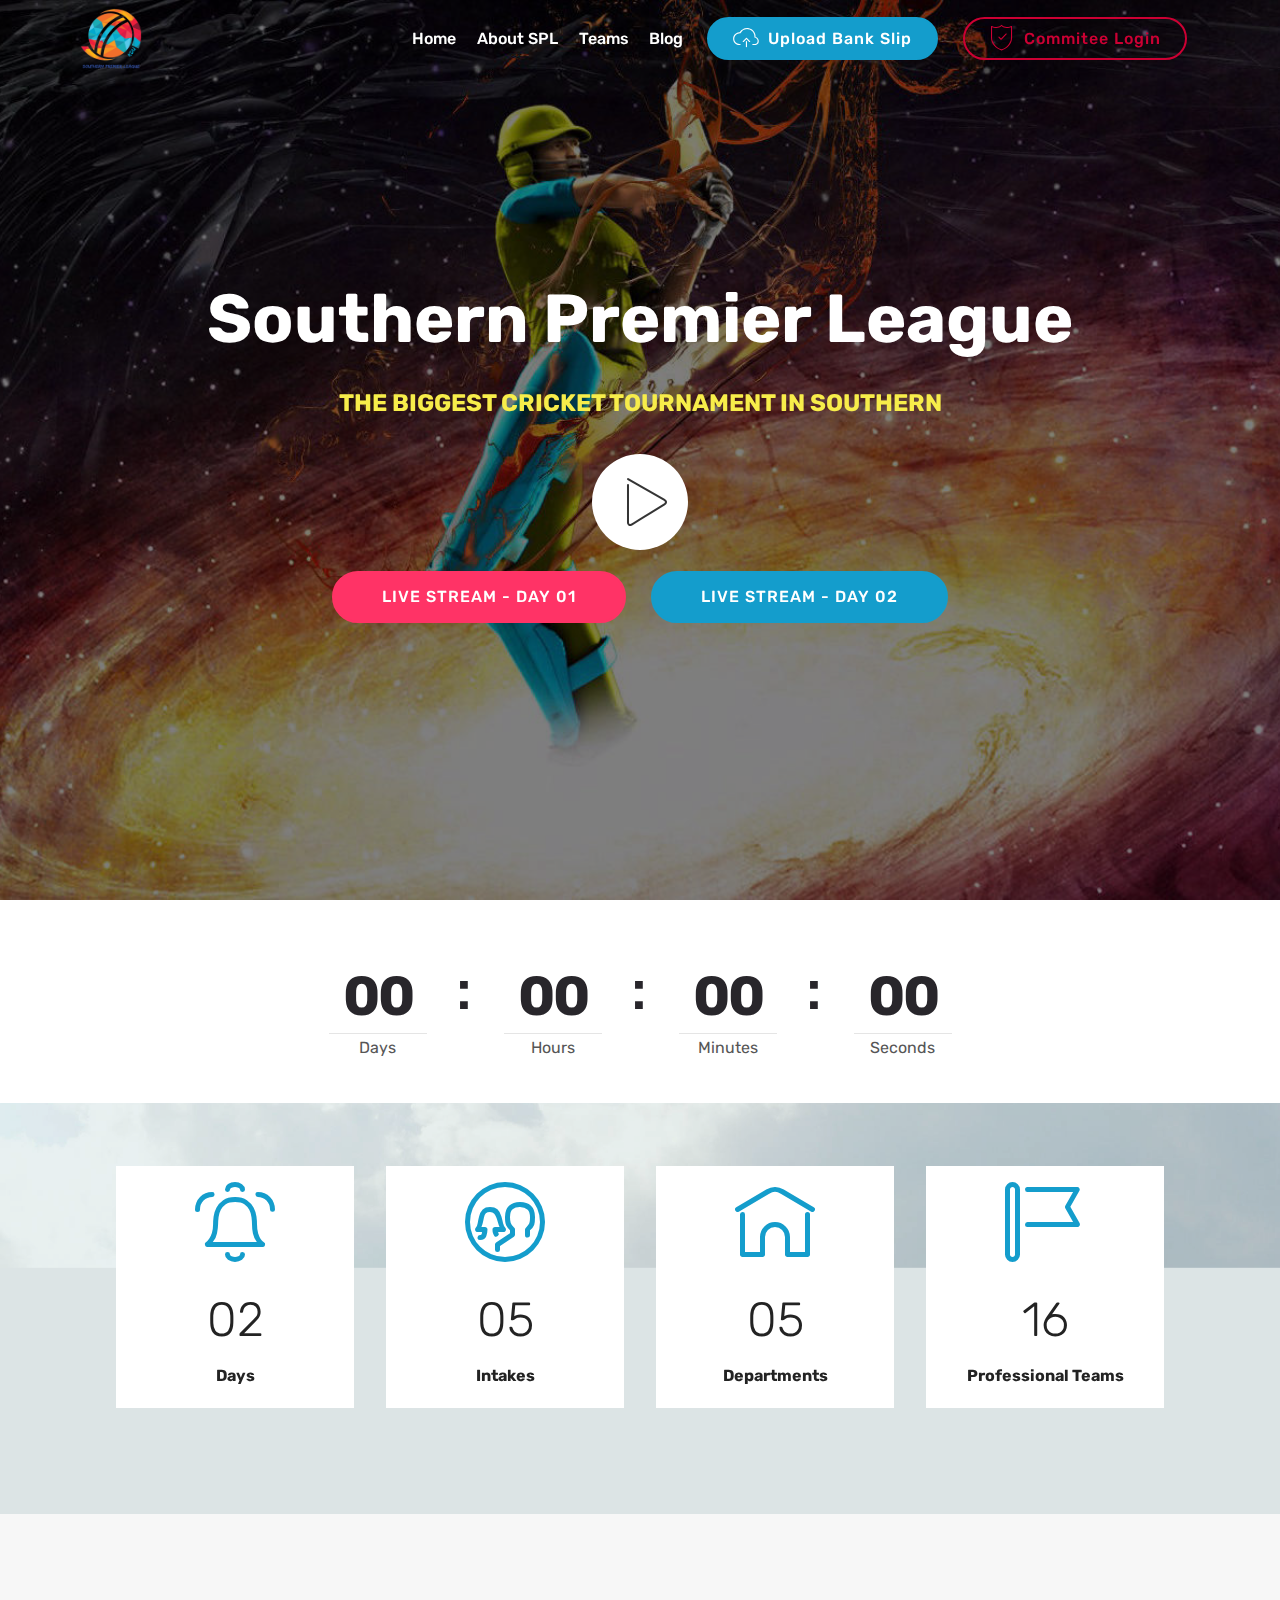
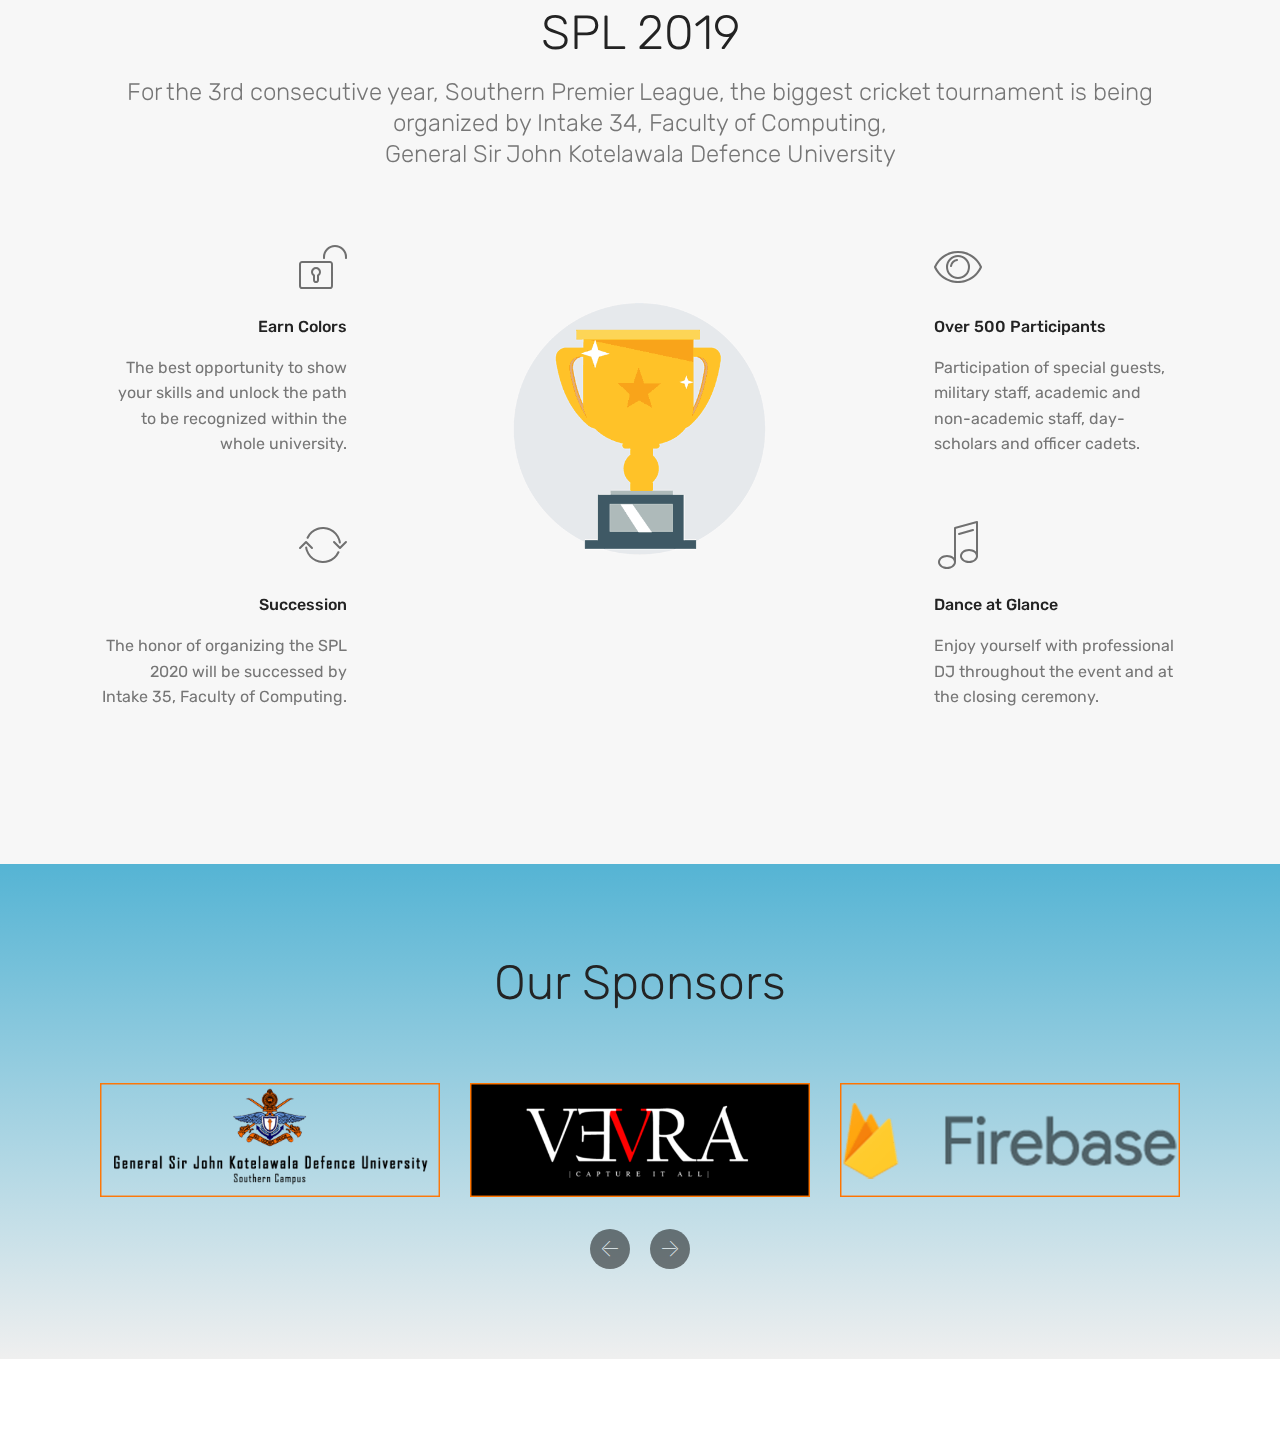
<file: index.html>
<!DOCTYPE html>
<html >
<head>
  <meta charset="UTF-8">
  <meta http-equiv="X-UA-Compatible" content="IE=edge">
  <meta name="generator" content="Mobirise v4.9.3, mobirise.com">
  <meta name="viewport" content="width=device-width, initial-scale=1, minimum-scale=1">
  <link rel="shortcut icon" href="assets/images/logo-new-150x146.png" type="image/x-icon">
  <meta name="description" content="For the 3rd consecutive year, Southern Premier League, the biggest cricket tournament is being organized by Intake 34, Faculty of Computing, General Sir John Kotelawala Defence University">
  <title>Home</title>
  <link rel="stylesheet" href="assets/web/assets/mobirise-icons-bold/mobirise-icons-bold.css">
  <link rel="stylesheet" href="assets/web/assets/mobirise-icons/mobirise-icons.css">
  <link rel="stylesheet" href="assets/tether/tether.min.css">
  <link rel="stylesheet" href="assets/bootstrap/css/bootstrap.min.css">
  <link rel="stylesheet" href="assets/bootstrap/css/bootstrap-grid.min.css">
  <link rel="stylesheet" href="assets/bootstrap/css/bootstrap-reboot.min.css">
  <link rel="stylesheet" href="assets/dropdown/css/style.css">
  <link rel="stylesheet" href="assets/socicon/css/styles.css">
  <link rel="stylesheet" href="assets/theme/css/style.css">
  <link rel="stylesheet" href="assets/mobirise/css/mbr-additional.css" type="text/css">
  
  
  
</head>
<body>
  <section class="menu cid-r2kNlQcuSp" once="menu" id="menu2-0">

    

    <nav class="navbar navbar-expand beta-menu navbar-dropdown align-items-center navbar-fixed-top navbar-toggleable-sm bg-color transparent">
        <button class="navbar-toggler navbar-toggler-right" type="button" data-toggle="collapse" data-target="#navbarSupportedContent" aria-controls="navbarSupportedContent" aria-expanded="false" aria-label="Toggle navigation">
            <div class="hamburger">
                <span></span>
                <span></span>
                <span></span>
                <span></span>
            </div>
        </button>
        <div class="menu-logo">
            <div class="navbar-brand">
                <span class="navbar-logo">
                    <a href="index.html">
                        <img src="assets/images/logo-new-150x146.png" alt="Mobirise" title="" style="height: 3.8rem;">
                    </a>
                </span>
                
            </div>
        </div>
        <div class="collapse navbar-collapse" id="navbarSupportedContent">
            <ul class="navbar-nav nav-dropdown" data-app-modern-menu="true"><li class="nav-item">
                    <a class="nav-link link text-white display-4" href="index.html">
                        Home</a>
                </li>
                <li class="nav-item">
                    <a class="nav-link link text-white display-4" href="about.html">
                        About SPL</a>
                </li><li class="nav-item"><a class="nav-link link text-white display-4" href="teams.html">
                        Teams</a></li><li class="nav-item"><a class="nav-link link text-white display-4" href="blog.html">
                        Blog</a></li></ul>
            <div class="navbar-buttons mbr-section-btn"><a class="btn btn-sm btn-primary display-4" href="https://goo.gl/forms/B6WeqEs7Q6CAKSOC2" target="_blank"><span class="mbri-upload mbr-iconfont mbr-iconfont-btn"></span>Upload Bank Slip<br></a> <a class="btn btn-sm btn-secondary-outline display-4" href="https://www.odrive.com/s/9d0bd0e4-42c4-479d-8427-ea40e68dadbe-5c61be2d" target="_blank"><span class="mbri-protect mbr-iconfont mbr-iconfont-btn"></span>
                    Commitee Login</a></div>
        </div>
    </nav>
</section>

<section class="engine"><a href="https://mobirise.info/w">html5 templates</a></section><section class="header8 cid-r2qszESH0t mbr-fullscreen mbr-parallax-background" id="header8-2">

    

    <div class="mbr-overlay" style="opacity: 0.5; background-color: rgb(0, 0, 0);">
    </div>

    <div class="container align-center">
        <div class="row justify-content-md-center">
            <div class="mbr-white col-md-10">
                <h1 class="mbr-section-title align-center py-2 mbr-bold mbr-fonts-style display-1">
                        Southern Premier League</h1>
                <p class="mbr-text align-center py-2 mbr-fonts-style display-5"><strong>
                        THE BIGGEST CRICKET TOURNAMENT IN SOUTHERN</strong></p>
                <div class="mbr-media show-modal align-center py-2" data-modal=".modalWindow">
                         <span class="mbri-play mbr-iconfont"></span>
                </div>
                
                <div class="mbr-section-btn text-center"><a class="btn btn-md btn-secondary display-4" href="https://goo.gl/G9XPcg" target="_blank">LIVE STREAM - DAY 01</a> <a class="btn btn-md btn-primary display-4" href="https://goo.gl/ivDo1M" target="_blank">LIVE STREAM - DAY 02</a></div>
            </div>
        </div>
    </div>
    <div>
        <div class="modalWindow" style="display: none;">
            <div class="modalWindow-container">
                <div class="modalWindow-video-container">
                    <div class="modalWindow-video">
                        <iframe width="100%" height="100%" frameborder="0" allowfullscreen="1" data-src="https://www.youtube.com/watch?v=xbGVEtecQmU"></iframe>
                    </div>
                    <a class="close" role="button" data-dismiss="modal">
                        <span aria-hidden="true" class="mbri-close mbr-iconfont closeModal"></span>
                        <span class="sr-only">Close</span>
                    </a>
                </div>
            </div>
        </div>
    </div>
</section>

<section class="countdown1 cid-r2qsN4pfHL" id="countdown1-3">
    
    
    
    <div class="container ">
        
        
        
    </div>
    <div class="container countdown-cont align-center">
        <div class="daysCountdown" title="Days"></div>
        <div class="hoursCountdown" title="Hours"></div> 
        <div class="minutesCountdown" title="Minutes"></div> 
        <div class="secondsCountdown" title="Seconds"></div>
        <div class="countdown pt-5 mt-2" data-due-date="2019/03/08 11:00:00"> 
        </div>
    </div>
</section>

<section class="counters1 counters cid-r2qCPKGILJ mbr-parallax-background" id="counters1-5">

    

    <div class="mbr-overlay" style="opacity: 0.3; background-color: rgb(178, 204, 210);">
    </div>

    <div class="container">
        
        

        <div class="container pt-4 mt-2">
            <div class="media-container-row">
                <div class="card p-3 align-center col-12 col-md-6 col-lg-3">
                    <div class="panel-item p-3">
                        <div class="card-img pb-3">
                            <span class="mbr-iconfont mbrib-alert"></span>
                        </div>

                        <div class="card-text">
                            <h3 class="count pt-3 pb-3 mbr-fonts-style display-2">02</h3>
                            <h4 class="mbr-content-title mbr-bold mbr-fonts-style display-7">Days</h4>
                            
                        </div>
                    </div>
                </div>


                <div class="card p-3 align-center col-12 col-md-6 col-lg-3">
                    <div class="panel-item p-3">
                        <div class="card-img pb-3">
                            <span class="mbr-iconfont mbrib-users"></span>
                        </div>
                        <div class="card-text">
                            <h3 class="count pt-3 pb-3 mbr-fonts-style display-2">05
                            </h3>
                            <h4 class="mbr-content-title mbr-bold mbr-fonts-style display-7">Intakes</h4>
                            
                        </div>
                    </div>
                </div>

                <div class="card p-3 align-center col-12 col-md-6 col-lg-3">
                    <div class="panel-item p-3">
                        <div class="card-img pb-3">
                            <span class="mbr-iconfont mbrib-home"></span>
                        </div>
                        <div class="card-text">
                            <h3 class="count pt-3 pb-3 mbr-fonts-style display-2">
                                  05
                            </h3>
                            <h4 class="mbr-content-title mbr-bold mbr-fonts-style display-7">Departments</h4>
                            
                        </div>
                    </div>
                </div>


                <div class="card p-3 align-center col-12 col-md-6 col-lg-3">
                    <div class="panel-item p-3">
                        <div class="card-img pb-3">
                            <span class="mbr-iconfont mbrib-flag"></span>
                        </div>

                        <div class="card-texts">
                             <h3 class="count pt-3 pb-3 mbr-fonts-style display-2">
                                  16</h3>
                            <h4 class="mbr-content-title mbr-bold mbr-fonts-style display-7">Professional Teams</h4>
                            
                        </div>
                    </div>
                </div>
            </div>
        </div>
   </div>
</section>

<section class="features12 cid-r2sUZyC8ce" id="features12-6">
    
    

    

    <div class="container">
        <h2 class="mbr-section-title pb-2 mbr-fonts-style display-2">
            SPL 2019</h2>
        <h3 class="mbr-section-subtitle pb-3 mbr-fonts-style display-5">
            For the 3rd consecutive year, Southern Premier League, the biggest cricket tournament is being<br>organized by Intake 34, Faculty of Computing,<br>General Sir John Kotelawala Defence University</h3>

        <div class="media-container-row pt-5">
            <div class="block-content align-right">
                <div class="card pl-3 pr-3 pb-5">
                    <div class="mbr-card-img-title">
                        <div class="card-img pb-3">
                             <span class="mbr-iconfont mbri-unlock"></span>
                        </div>
                        <div class="mbr-crt-title">
                            <h4 class="card-title py-2 mbr-crt-title mbr-fonts-style display-7">
                                Earn Colors</h4>
                        </div>
                    </div>                

                    <div class="card-box">
                        <p class="mbr-text mbr-section-text mbr-fonts-style display-7">
                            The best opportunity to show your skills and unlock the path to be recognized within the whole university.</p>
                    </div>
                </div>

                <div class="card pl-3 pr-3 pb-5">
                    <div class="mbr-card-img-title">
                        <div class="card-img pb-3">
                            <span class="mbr-iconfont mbri-update"></span>
                        </div>
                        <div class="mbr-crt-title">
                            <h4 class="card-title py-2 mbr-crt-title mbr-fonts-style display-7">
                                Succession</h4>
                        </div>
                    </div>
                    <div class="card-box">
                        <p class="mbr-text mbr-section-text mbr-fonts-style display-7">
                            The honor of organizing the SPL 2020 will be successed by Intake 35, Faculty of Computing.</p>
                    </div>
                </div>
            </div>

            <div class="mbr-figure" style="width: 50%;">
                <img src="assets/images/ani-trophy.gif" alt="Mobirise" title="">
            </div>

            <div class="block-content align-left  ">
                <div class="card pl-3 pr-3 pb-5">
                    <div class="mbr-card-img-title">
                        <div class="card-img pb-3">
                             <span class="mbr-iconfont mbri-preview"></span>
                        </div>
                        <div class="mbr-crt-title">
                            <h4 class="card-title py-2 mbr-crt-title mbr-fonts-style display-7">
                                Over 500 Participants</h4>
                        </div>
                    </div>                

                    <div class="card-box">
                        <p class="mbr-text mbr-section-text mbr-fonts-style display-7">
                            Participation of special guests, military staff, academic and non-academic staff, day-scholars and officer cadets.</p>
                    </div>
                </div>

                <div class="card pl-3 pr-3 pb-5">
                    <div class="mbr-card-img-title">
                        <div class="card-img pb-3">
                            <span class="mbr-iconfont mbri-music"></span>
                        </div>
                        <div class="mbr-crt-title">
                            <h4 class="card-title py-2 mbr-crt-title mbr-fonts-style display-7">
                                Dance at Glance</h4>
                        </div>
                    </div>
                    <div class="card-box">
                        <p class="mbr-text mbr-section-text mbr-fonts-style display-7">
                            Enjoy yourself with professional DJ throughout the event and at the closing ceremony.</p>
                    </div>
                </div>
            </div>
        </div>
    </div>
</section>

<section class="clients cid-r38zCeo17J" id="clients-v">
      

    
        <div class="container mb-5">
            <div class="media-container-row">
                <div class="col-12 align-center">
                    <h2 class="mbr-section-title pb-3 mbr-fonts-style display-2">Our Sponsors</h2>
                    
                </div>
            </div>
        </div>

    <div class="container">
        <div class="carousel slide" data-ride="carousel" role="listbox">
            <div class="carousel-inner" data-visible="3">
                
                
                
                
                
            <div class="carousel-item ">
                    <div class="media-container-row">
                        <div class="col-md-12">
                            <div class="wrap-img ">
                                <img src="assets/images/sponsors-kdu-480x160.png" class="img-responsive clients-img" alt="" title="">
                            </div>
                        </div>
                    </div>
                </div><div class="carousel-item ">
                    <div class="media-container-row">
                        <div class="col-md-12">
                            <div class="wrap-img ">
                                <img src="assets/images/sponsors-vevra-600x200.png" class="img-responsive clients-img" alt="" title="">
                            </div>
                        </div>
                    </div>
                </div><div class="carousel-item ">
                    <div class="media-container-row">
                        <div class="col-md-12">
                            <div class="wrap-img ">
                                <img src="assets/images/sponsors-firebase-600x200.png" class="img-responsive clients-img" alt="" title="">
                            </div>
                        </div>
                    </div>
                </div><div class="carousel-item ">
                    <div class="media-container-row">
                        <div class="col-md-12">
                            <div class="wrap-img ">
                                <img src="assets/images/alphorn-600x200.png" class="img-responsive clients-img" alt="" title="">
                            </div>
                        </div>
                    </div>
                </div><div class="carousel-item ">
                    <div class="media-container-row">
                        <div class="col-md-12">
                            <div class="wrap-img ">
                                <img src="assets/images/ninedjmusic-600x200.png" class="img-responsive clients-img" alt="" title="">
                            </div>
                        </div>
                    </div>
                </div><div class="carousel-item ">
                    <div class="media-container-row">
                        <div class="col-md-12">
                            <div class="wrap-img ">
                                <img src="assets/images/kanduratawb-600x200.png" class="img-responsive clients-img" alt="" title="">
                            </div>
                        </div>
                    </div>
                </div></div>
            <div class="carousel-controls">
                <a data-app-prevent-settings="" class="carousel-control carousel-control-prev" role="button" data-slide="prev">
                    <span aria-hidden="true" class="mbri-left mbr-iconfont"></span>
                    <span class="sr-only">Previous</span>
                </a>
                <a data-app-prevent-settings="" class="carousel-control carousel-control-next" role="button" data-slide="next">
                    <span aria-hidden="true" class="mbri-right mbr-iconfont"></span>
                    <span class="sr-only">Next</span>
                </a>
            </div>
        </div>
    </div>
</section>

<section once="" class="cid-r2t1SFMF86 mbr-reveal" id="footer7-9">

    

    

    <div class="container">
        <div class="media-container-row align-center mbr-white">
            
            
            <div class="row row-copirayt">
                <p class="mbr-text mb-0 mbr-fonts-style mbr-white align-center display-7">
                    © Copyright 2019 <a href="https://www.intake34foc.tk" target="_blank">FOC</a>&nbsp;| <a href="https://www.nimeshkasun.com" target="_blank">Nimesh Kasun</a> - All Rights Reserved
                </p>
            </div>
        </div>
    </div>
</section>


  <script src="assets/web/assets/jquery/jquery.min.js"></script>
  <script src="assets/popper/popper.min.js"></script>
  <script src="assets/tether/tether.min.js"></script>
  <script src="assets/bootstrap/js/bootstrap.min.js"></script>
  <script src="assets/dropdown/js/script.min.js"></script>
  <script src="assets/touchswipe/jquery.touch-swipe.min.js"></script>
  <script src="assets/parallax/jarallax.min.js"></script>
  <script src="assets/countdown/jquery.countdown.min.js"></script>
  <script src="assets/viewportchecker/jquery.viewportchecker.js"></script>
  <script src="assets/bootstrapcarouselswipe/bootstrap-carousel-swipe.js"></script>
  <script src="assets/mbr-clients-slider/mbr-clients-slider.js"></script>
  <script src="assets/smoothscroll/smooth-scroll.js"></script>
  <script src="assets/playervimeo/vimeo_player.js"></script>
  <script src="assets/theme/js/script.js"></script>
  
  
</body>
</html>
</file>
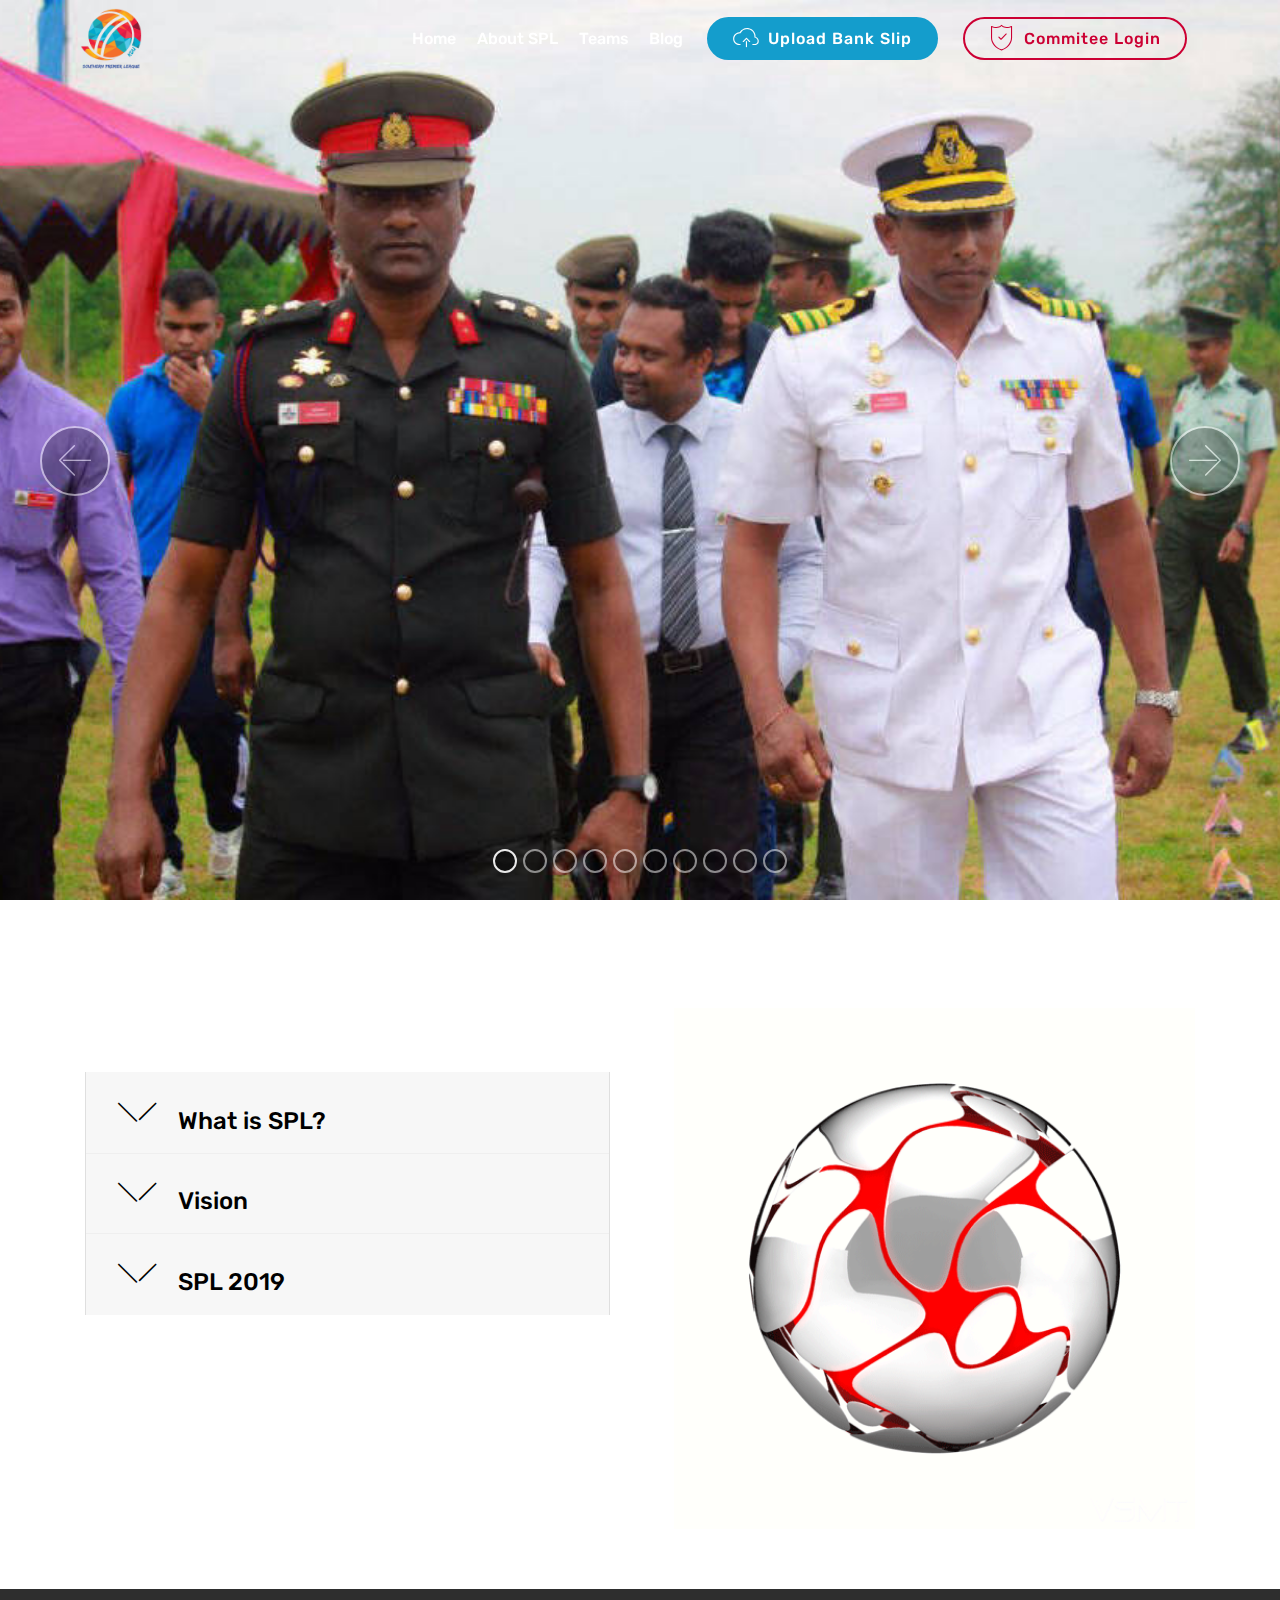
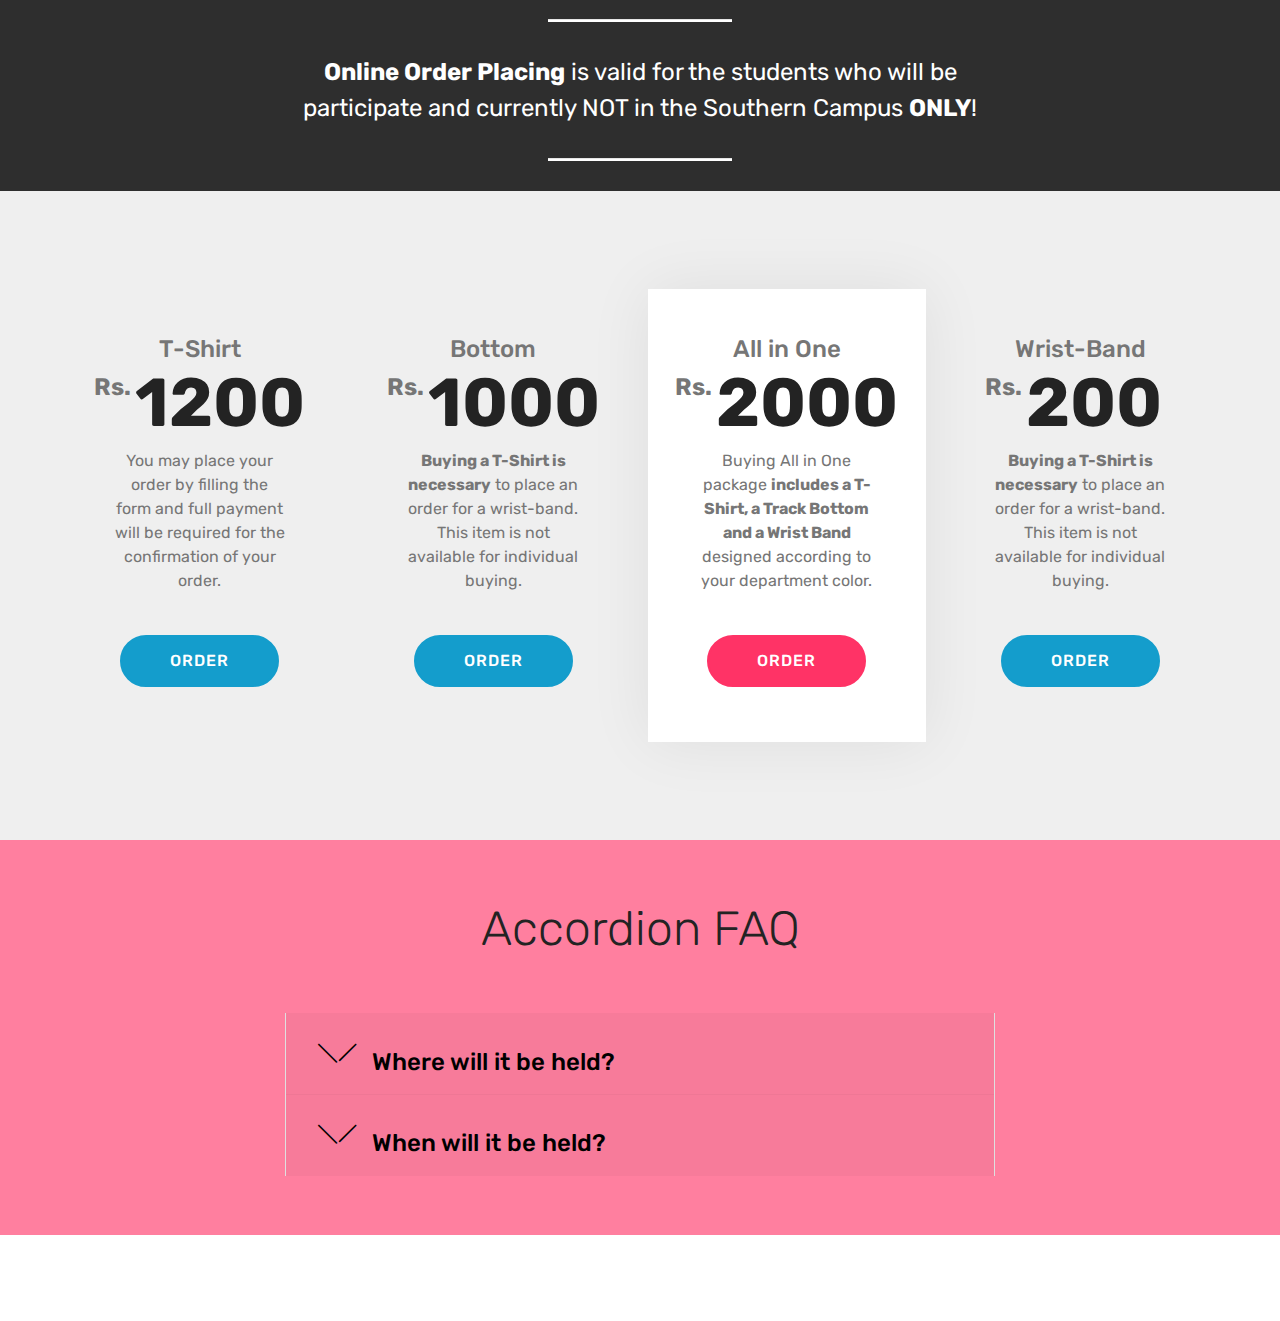
<file: about.html>
<!DOCTYPE html>
<html >
<head>
  <meta charset="UTF-8">
  <meta http-equiv="X-UA-Compatible" content="IE=edge">
  <meta name="generator" content="Mobirise v4.9.3, mobirise.com">
  <meta name="viewport" content="width=device-width, initial-scale=1, minimum-scale=1">
  <link rel="shortcut icon" href="assets/images/logo-new-150x146.png" type="image/x-icon">
  <meta name="description" content="For the 3rd consecutive year, Southern Premier League, the biggest cricket tournament is being organized by Intake 34, Faculty of Computing, General Sir John Kotelawala Defence University">
  <title>About</title>
  <link rel="stylesheet" href="assets/web/assets/mobirise-icons/mobirise-icons.css">
  <link rel="stylesheet" href="assets/tether/tether.min.css">
  <link rel="stylesheet" href="assets/bootstrap/css/bootstrap.min.css">
  <link rel="stylesheet" href="assets/bootstrap/css/bootstrap-grid.min.css">
  <link rel="stylesheet" href="assets/bootstrap/css/bootstrap-reboot.min.css">
  <link rel="stylesheet" href="assets/socicon/css/styles.css">
  <link rel="stylesheet" href="assets/dropdown/css/style.css">
  <link rel="stylesheet" href="assets/theme/css/style.css">
  <link rel="stylesheet" href="assets/mobirise/css/mbr-additional.css" type="text/css">
  
  
  
</head>
<body>
  <section class="menu cid-r38kBnqKci" once="menu" id="menu2-m">

    

    <nav class="navbar navbar-expand beta-menu navbar-dropdown align-items-center navbar-fixed-top navbar-toggleable-sm bg-color transparent">
        <button class="navbar-toggler navbar-toggler-right" type="button" data-toggle="collapse" data-target="#navbarSupportedContent" aria-controls="navbarSupportedContent" aria-expanded="false" aria-label="Toggle navigation">
            <div class="hamburger">
                <span></span>
                <span></span>
                <span></span>
                <span></span>
            </div>
        </button>
        <div class="menu-logo">
            <div class="navbar-brand">
                <span class="navbar-logo">
                    <a href="index.html">
                        <img src="assets/images/logo-new-150x146.png" alt="Mobirise" title="" style="height: 3.8rem;">
                    </a>
                </span>
                
            </div>
        </div>
        <div class="collapse navbar-collapse" id="navbarSupportedContent">
            <ul class="navbar-nav nav-dropdown" data-app-modern-menu="true"><li class="nav-item">
                    <a class="nav-link link text-white display-4" href="index.html">
                        Home</a>
                </li>
                <li class="nav-item">
                    <a class="nav-link link text-white display-4" href="about.html">
                        About SPL</a>
                </li><li class="nav-item"><a class="nav-link link text-white display-4" href="teams.html">
                        Teams</a></li><li class="nav-item"><a class="nav-link link text-white display-4" href="blog.html">
                        Blog</a></li></ul>
            <div class="navbar-buttons mbr-section-btn"><a class="btn btn-sm btn-primary display-4" href="https://goo.gl/forms/B6WeqEs7Q6CAKSOC2" target="_blank"><span class="mbri-upload mbr-iconfont mbr-iconfont-btn"></span>Upload Bank Slip<br></a> <a class="btn btn-sm btn-secondary-outline display-4" href="https://www.odrive.com/s/9d0bd0e4-42c4-479d-8427-ea40e68dadbe-5c61be2d" target="_blank"><span class="mbri-protect mbr-iconfont mbr-iconfont-btn"></span>
                    Commitee Login</a></div>
        </div>
    </nav>
</section>

<section class="engine"><a href="https://mobirise.info/r">bootstrap templates</a></section><section class="carousel slide cid-r38l0w3aka" data-interval="false" id="slider1-s">

    

    <div class="full-screen"><div class="mbr-slider slide carousel" data-pause="true" data-keyboard="false" data-ride="false" data-interval="false"><ol class="carousel-indicators"><li data-app-prevent-settings="" data-target="#slider1-s" class=" active" data-slide-to="0"></li><li data-app-prevent-settings="" data-target="#slider1-s" data-slide-to="1"></li><li data-app-prevent-settings="" data-target="#slider1-s" data-slide-to="2"></li><li data-app-prevent-settings="" data-target="#slider1-s" data-slide-to="3"></li><li data-app-prevent-settings="" data-target="#slider1-s" data-slide-to="4"></li><li data-app-prevent-settings="" data-target="#slider1-s" data-slide-to="5"></li><li data-app-prevent-settings="" data-target="#slider1-s" data-slide-to="6"></li><li data-app-prevent-settings="" data-target="#slider1-s" data-slide-to="7"></li><li data-app-prevent-settings="" data-target="#slider1-s" data-slide-to="8"></li><li data-app-prevent-settings="" data-target="#slider1-s" data-slide-to="9"></li></ol><div class="carousel-inner" role="listbox"><div class="carousel-item slider-fullscreen-image active" data-bg-video-slide="false" style="background-image: url(assets/images/29104319-1934449593537921-5342204778032136192-o-1024x576.jpg);"><div class="container container-slide"><div class="image_wrapper"><img src="assets/images/29104319-1934449593537921-5342204778032136192-o-1024x576.jpg"><div class="carousel-caption justify-content-center"><div class="col-10 align-center"></div></div></div></div></div><div class="carousel-item slider-fullscreen-image" data-bg-video-slide="false" style="background-image: url(assets/images/29186738-1934449736871240-4433979118035402752-o-1024x576.jpg);"><div class="container container-slide"><div class="image_wrapper"><img src="assets/images/29186738-1934449736871240-4433979118035402752-o-1024x576.jpg"><div class="carousel-caption justify-content-center"><div class="col-10 align-center"></div></div></div></div></div><div class="carousel-item slider-fullscreen-image" data-bg-video-slide="false" style="background-image: url(assets/images/29178328-1934970543485826-5298128204437913600-o-1024x575.jpg);"><div class="container container-slide"><div class="image_wrapper"><img src="assets/images/29178328-1934970543485826-5298128204437913600-o-1024x575.jpg"><div class="carousel-caption justify-content-center"><div class="col-10 align-center"></div></div></div></div></div><div class="carousel-item slider-fullscreen-image" data-bg-video-slide="false" style="background-image: url(assets/images/29187207-1934453413537539-1419618619838431232-o-1024x576.jpg);"><div class="container container-slide"><div class="image_wrapper"><img src="assets/images/29187207-1934453413537539-1419618619838431232-o-1024x576.jpg"><div class="carousel-caption justify-content-center"><div class="col-10 align-center"></div></div></div></div></div><div class="carousel-item slider-fullscreen-image" data-bg-video-slide="false" style="background-image: url(assets/images/29136899-1934972140152333-3825140093346119680-o-1024x575.jpg);"><div class="container container-slide"><div class="image_wrapper"><img src="assets/images/29136899-1934972140152333-3825140093346119680-o-1024x575.jpg"><div class="carousel-caption justify-content-center"><div class="col-10 align-center"></div></div></div></div></div><div class="carousel-item slider-fullscreen-image" data-bg-video-slide="false" style="background-image: url(assets/images/29177997-1934455563537324-7767297451140055040-o-1024x576.jpg);"><div class="container container-slide"><div class="image_wrapper"><img src="assets/images/29177997-1934455563537324-7767297451140055040-o-1024x576.jpg"><div class="carousel-caption justify-content-center"><div class="col-10 align-center"></div></div></div></div></div><div class="carousel-item slider-fullscreen-image" data-bg-video-slide="false" style="background-image: url(assets/images/29176802-1934971050152442-6272687525492424704-o-1024x575.jpg);"><div class="container container-slide"><div class="image_wrapper"><img src="assets/images/29176802-1934971050152442-6272687525492424704-o-1024x575.jpg"><div class="carousel-caption justify-content-center"><div class="col-10 align-center"></div></div></div></div></div><div class="carousel-item slider-fullscreen-image" data-bg-video-slide="false" style="background-image: url(assets/images/29135969-1934453230204224-4672837238801825792-o-1024x576.jpg);"><div class="container container-slide"><div class="image_wrapper"><img src="assets/images/29135969-1934453230204224-4672837238801825792-o-1024x576.jpg"><div class="carousel-caption justify-content-center"><div class="col-10 align-center"></div></div></div></div></div><div class="carousel-item slider-fullscreen-image" data-bg-video-slide="false" style="background-image: url(assets/images/29186940-1934987163484164-6960490022134874112-o-1024x575.jpg);"><div class="container container-slide"><div class="image_wrapper"><img src="assets/images/29186940-1934987163484164-6960490022134874112-o-1024x575.jpg"><div class="carousel-caption justify-content-center"><div class="col-10 align-center"></div></div></div></div></div><div class="carousel-item slider-fullscreen-image" data-bg-video-slide="false" style="background-image: url(assets/images/29178272-1934986843484196-7805706274221326336-o-1024x575.jpg);"><div class="container container-slide"><div class="image_wrapper"><img src="assets/images/29178272-1934986843484196-7805706274221326336-o-1024x575.jpg"><div class="carousel-caption justify-content-center"><div class="col-10 align-center"></div></div></div></div></div></div><a data-app-prevent-settings="" class="carousel-control carousel-control-prev" role="button" data-slide="prev" href="#slider1-s"><span aria-hidden="true" class="mbri-left mbr-iconfont"></span><span class="sr-only">Previous</span></a><a data-app-prevent-settings="" class="carousel-control carousel-control-next" role="button" data-slide="next" href="#slider1-s"><span aria-hidden="true" class="mbri-right mbr-iconfont"></span><span class="sr-only">Next</span></a></div></div>

</section>

<section class="accordion2 cid-rj1auwixmN" id="accordion2-23">

    


    
    <div class="container">
        <div class="media-container-row pt-5">
            <div class="accordion-content">
                
                
                <div id="bootstrap-accordion_27" class="panel-group accordionStyles accordion pt-5 mt-3" role="tablist" aria-multiselectable="true">
                        <div class="card">
                            <div class="card-header" role="tab" id="headingOne">
                                <a role="button" class="collapsed panel-title text-black" data-toggle="collapse" data-core="" href="#collapse1_27" aria-expanded="false" aria-controls="collapse1">
                                    <h4 class="mbr-fonts-style display-5">
                                        <span class="sign mbr-iconfont mbri-arrow-down inactive"></span>&nbsp;What is SPL?</h4>
                                </a>
                            </div>
                            <div id="collapse1_27" class="panel-collapse noScroll collapse" role="tabpanel" aria-labelledby="headingOne" data-parent="#bootstrap-accordion_27">
                                <div class="panel-body p-4">
                                    <p class="mbr-fonts-style panel-text display-7">SPL, also known as <strong>Southern Premier League</strong>, is the largest event and the largest cricket tournament holds in General Sir John Kotelawala Defence University - Southern Campus which is organized by the 3rd year students of Department of IT/IS, Faculty of Computing, KDU - Southern Campus.<br></p>
                                </div>
                            </div>
                        </div>
                
                        <div class="card">
                            <div class="card-header" role="tab" id="headingTwo">
                                <a role="button" class="collapsed panel-title text-black" data-toggle="collapse" data-core="" href="#collapse2_27" aria-expanded="false" aria-controls="collapse2">
                                    <h4 class="mbr-fonts-style mbr-fonts-style display-5">
                                        <span class="sign mbr-iconfont mbri-arrow-down inactive"></span> Vision
                                    </h4>
                                </a>
                                
                            </div>
                            <div id="collapse2_27" class="panel-collapse noScroll collapse" role="tabpanel" aria-labelledby="headingTwo" data-parent="#bootstrap-accordion_27">
                                <div class="panel-body p-4">
                                    <p class="mbr-fonts-style panel-text display-7">
                                       "Highlight and polish the skills of students and increase the affability among the students of various departments of the university"</p>
                                </div>
                            </div>
                        </div>
                
                        <div class="card">
                            <div class="card-header" role="tab" id="headingThree">
                                <a role="button" class="collapsed panel-title text-black" data-toggle="collapse" data-core="" href="#collapse3_27" aria-expanded="false" aria-controls="collapse3">
                                    <h4 class="mbr-fonts-style display-5">
                                        <span class="sign mbr-iconfont mbri-arrow-down inactive"></span>&nbsp;SPL 2019</h4>
                                </a>
                            </div>
                            <div id="collapse3_27" class="panel-collapse noScroll collapse" role="tabpanel" aria-labelledby="headingThree" data-parent="#bootstrap-accordion_27">
                                <div class="panel-body p-4">
                                    <p class="mbr-fonts-style panel-text display-7">In this year SPL is organized for the 3rd consecutive year by <strong>Intake 34 - Department of IT/IS</strong>, Faculty of Computing.&nbsp;<br><br>You may obtain the best experience this time and SPL 2019 will be the most colored event organized within the Southern Campus yet.</p>
                                </div>
                            </div>
                        </div>
                
                        
                
                        
                
                        
                </div>
            </div>
            <div class="mbr-figure" style="width: 105%;">
                    <img src="assets/images/source.gif" alt="Mobirise" title="">
            </div>
        </div>
    </div>
</section>

<section class="mbr-section article content10 cid-r75jjX2ioS" id="content10-1r">
    
     

    <div class="container">
        <div class="inner-container" style="width: 66%;">
            <hr class="line" style="width: 25%;">
            <div class="section-text align-center mbr-white mbr-fonts-style display-5"><strong>
                    Online Order Placing</strong> is valid for the students who will be participate and currently NOT in the Southern Campus <strong>ONLY</strong>!</div>
            <hr class="line" style="width: 25%;">
        </div>
    </div>
</section>

<section class="cid-r75ilzT6D7" id="pricing-tables2-1q">

    

    

    <div class="container">
        <div class="media-container-row">

            <div class="plan col-12 mx-2 my-2 justify-content-center col-lg-3">
                <div class="plan-header text-center pt-5">
                    <h3 class="plan-title mbr-fonts-style display-5">
                        T-Shirt
                    </h3>
                    <div class="plan-price">
                        <span class="price-value mbr-fonts-style display-5">
                            Rs.</span>
                        <span class="price-figure mbr-fonts-style display-1">
                            1200</span>
                        <small class="price-term mbr-fonts-style display-7"></small>
                    </div>
                </div>
                <div class="plan-body">
                    <div class="plan-list align-center">
                        <ul class="list-group list-group-flush mbr-fonts-style display-7">
                            <li class="list-group-item">You may place your order by filling the form and full payment will be required for the confirmation of your order.</li>
                        </ul>
                    </div>
                    <div class="mbr-section-btn text-center py-4 pb-5"><a href="https://goo.gl/forms/VWLcEILm8R0doJY42" class="btn btn-primary display-4" target="_blank">ORDER</a></div>
                </div>
            </div>

            <div class="plan col-12 mx-2 my-2 justify-content-center col-lg-3">
                <div class="plan-header text-center pt-5">
                    <h3 class="plan-title mbr-fonts-style display-5">
                        Bottom
                    </h3>
                    <div class="plan-price">
                        <span class="price-value mbr-fonts-style display-5">
                            Rs.</span>
                        <span class="price-figure mbr-fonts-style display-1">
                            1000</span>
                        <small class="price-term mbr-fonts-style display-7"></small>
                    </div>
                </div>
                <div class="plan-body">
                    <div class="plan-list align-center">
                        <ul class="list-group list-group-flush mbr-fonts-style display-7">
                            <li class="list-group-item"><strong>Buying a T-Shirt is necessary</strong> to place an order for a wrist-band. This item is not available for individual buying.</li>
                        </ul>
                    </div>
                    <div class="mbr-section-btn text-center py-4 pb-5"><a href="https://goo.gl/forms/VWLcEILm8R0doJY42" class="btn btn-primary display-4" target="_blank">ORDER</a></div>
                </div>
            </div>

            <div class="plan col-12 mx-2 my-2 justify-content-center favorite col-lg-3">
                <div class="plan-header text-center pt-5">
                    <h3 class="plan-title mbr-fonts-style display-5">All in One</h3>
                    <div class="plan-price">
                        <span class="price-value mbr-fonts-style display-5">
                            Rs.</span>
                        <span class="price-figure mbr-fonts-style display-1">
                            2000</span>
                        <small class="price-term mbr-fonts-style display-7"></small>
                    </div>
                </div>
                <div class="plan-body">
                    <div class="plan-list align-center">
                        <ul class="list-group list-group-flush mbr-fonts-style display-7">
                            <li class="list-group-item">Buying All in One package <strong>includes a T-Shirt, a Track Bottom and a Wrist Band</strong> designed according to your department color.</li>
                        </ul>
                    </div>
                    <div class="mbr-section-btn text-center py-4 pb-5"><a href="https://goo.gl/forms/VWLcEILm8R0doJY42" class="btn btn-secondary display-4" target="_blank">ORDER</a></div>
                </div>
            </div>

            <div class="plan col-12 mx-2 my-2 justify-content-center col-lg-3">
                <div class="plan-header text-center pt-5">
                    <h3 class="plan-title mbr-fonts-style display-5">
                        Wrist-Band
                    </h3>
                    <div class="plan-price">
                        <span class="price-value mbr-fonts-style display-5">
                            Rs.</span>
                        <span class="price-figure mbr-fonts-style display-1">200&nbsp;</span>
                        <small class="price-term mbr-fonts-style display-7"></small>
                    </div>
                </div>
                <div class="plan-body">
                    <div class="plan-list align-center">
                        <ul class="list-group list-group-flush mbr-fonts-style display-7">
                            <li class="list-group-item"><strong>Buying a T-Shirt is necessary</strong> to place an order for a wrist-band. This item is not available for individual buying.</li>
                        </ul>
                    </div>
                    <div class="mbr-section-btn text-center py-4 pb-5"><a href="https://goo.gl/forms/VWLcEILm8R0doJY42" class="btn btn-primary display-4" target="_blank">ORDER</a></div>
                </div>
            </div>

        </div>
    </div>
</section>

<section class="accordion1 cid-r38SyMSWkd" id="accordion1-y">

    

    
    <div class="container">
        <div class="media-container-row">
            <div class="col-12 col-md-8">
                <div class="section-head text-center space30">
                    <h2 class="mbr-section-title pb-5 mbr-fonts-style display-2">
                        Accordion FAQ
                    </h2>
                </div>
                <div class="clearfix"></div>
                <div id="bootstrap-accordion_5" class="panel-group accordionStyles accordion" role="tablist" aria-multiselectable="true">
                    <div class="card">
                        <div class="card-header" role="tab" id="headingOne">
                            <a role="button" class="panel-title collapsed text-black" data-toggle="collapse" data-core="" href="#collapse1_5" aria-expanded="false" aria-controls="collapse1">
                                <h4 class="mbr-fonts-style display-5">
                                    <span class="sign mbr-iconfont mbri-arrow-down inactive"></span>Where will it be held?</h4>
                            </a>
                        </div>
                        <div id="collapse1_5" class="panel-collapse noScroll collapse " role="tabpanel" aria-labelledby="headingOne" data-parent="#bootstrap-accordion_5">
                            <div class="panel-body p-4">
                                <p class="mbr-fonts-style panel-text display-7">
                                   At the&nbsp;<strong>ground of General Sir John Kotelawala Defence University -Southern Campus</strong>.</p>
                            </div>
                        </div>
                    </div>
                    <div class="card">
                        <div class="card-header" role="tab" id="headingTwo">
                            <a role="button" class="collapsed panel-title text-black" data-toggle="collapse" data-core="" href="#collapse2_5" aria-expanded="false" aria-controls="collapse2">
                                <h4 class="mbr-fonts-style display-5">
                                    <span class="sign mbr-iconfont mbri-arrow-down inactive"></span>When will it be held?</h4>
                            </a>
                            
                        </div>
                        <div id="collapse2_5" class="panel-collapse noScroll collapse" role="tabpanel" aria-labelledby="headingTwo" data-parent="#bootstrap-accordion_5">
                            <div class="panel-body p-4">
                                <p class="mbr-fonts-style panel-text display-7">First Day:
<br>&nbsp; &nbsp; From <strong>11.00 AM</strong> onwards
<br>&nbsp; &nbsp; On <strong>08/03/2019<br></strong><br>Second Day:
<br>&nbsp; &nbsp; From <strong>12.30 PM</strong> onwards
<br>&nbsp; &nbsp; On <strong>09/03/2019</strong><br></p>
                            </div>
                        </div>
                    </div>
                    
                    
                    
                    
                </div>
            </div>
        </div>
    </div>
</section>

<section once="" class="cid-r38kBsS3tW mbr-reveal" id="footer7-r">

    

    

    <div class="container">
        <div class="media-container-row align-center mbr-white">
            
            
            <div class="row row-copirayt">
                <p class="mbr-text mb-0 mbr-fonts-style mbr-white align-center display-7">
                    © Copyright 2019 <a href="https://www.intake34foc.tk" target="_blank">FOC</a>&nbsp;| <a href="https://www.nimeshkasun.com" target="_blank">Nimesh Kasun</a> - All Rights Reserved
                </p>
            </div>
        </div>
    </div>
</section>


  <script src="assets/web/assets/jquery/jquery.min.js"></script>
  <script src="assets/popper/popper.min.js"></script>
  <script src="assets/tether/tether.min.js"></script>
  <script src="assets/bootstrap/js/bootstrap.min.js"></script>
  <script src="assets/smoothscroll/smooth-scroll.js"></script>
  <script src="assets/ytplayer/jquery.mb.ytplayer.min.js"></script>
  <script src="assets/touchswipe/jquery.touch-swipe.min.js"></script>
  <script src="assets/bootstrapcarouselswipe/bootstrap-carousel-swipe.js"></script>
  <script src="assets/mbr-switch-arrow/mbr-switch-arrow.js"></script>
  <script src="assets/dropdown/js/script.min.js"></script>
  <script src="assets/vimeoplayer/jquery.mb.vimeo_player.js"></script>
  <script src="assets/theme/js/script.js"></script>
  <script src="assets/slidervideo/script.js"></script>
  
  
</body>
</html>
</file>
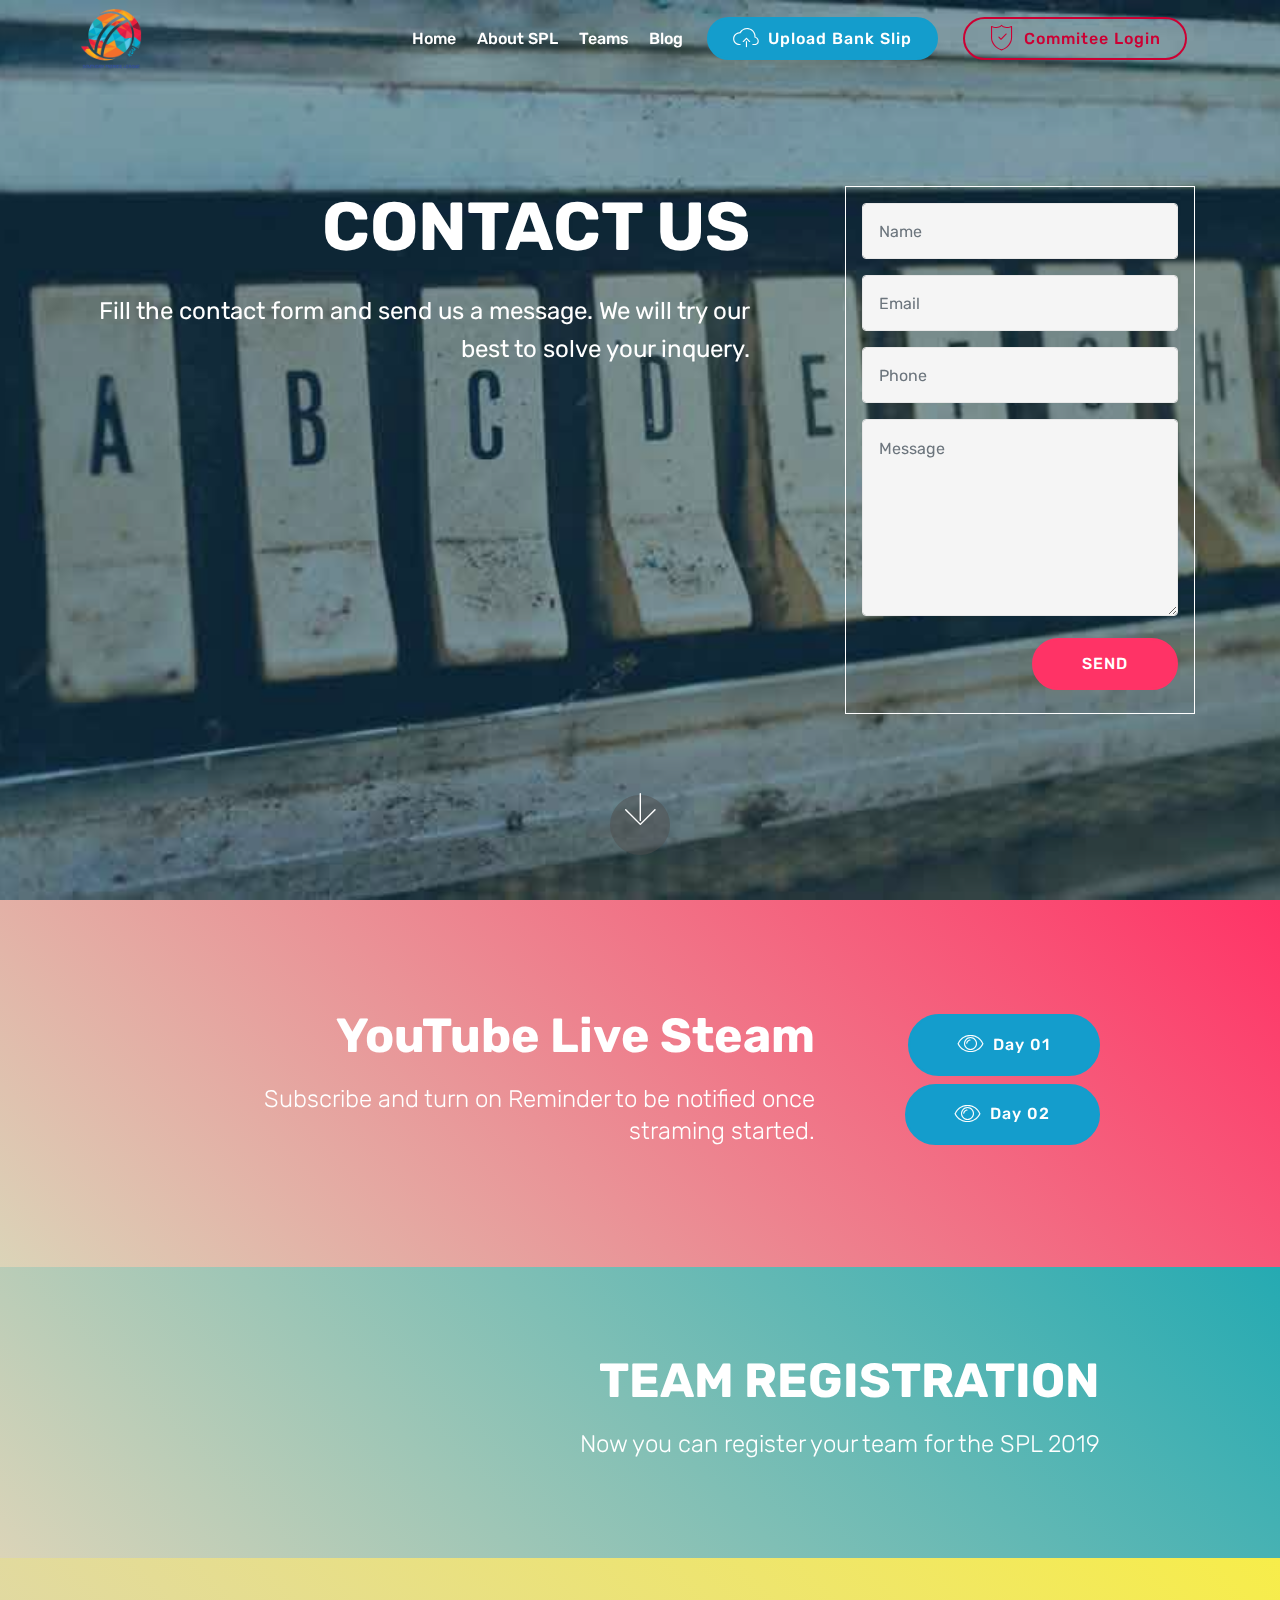
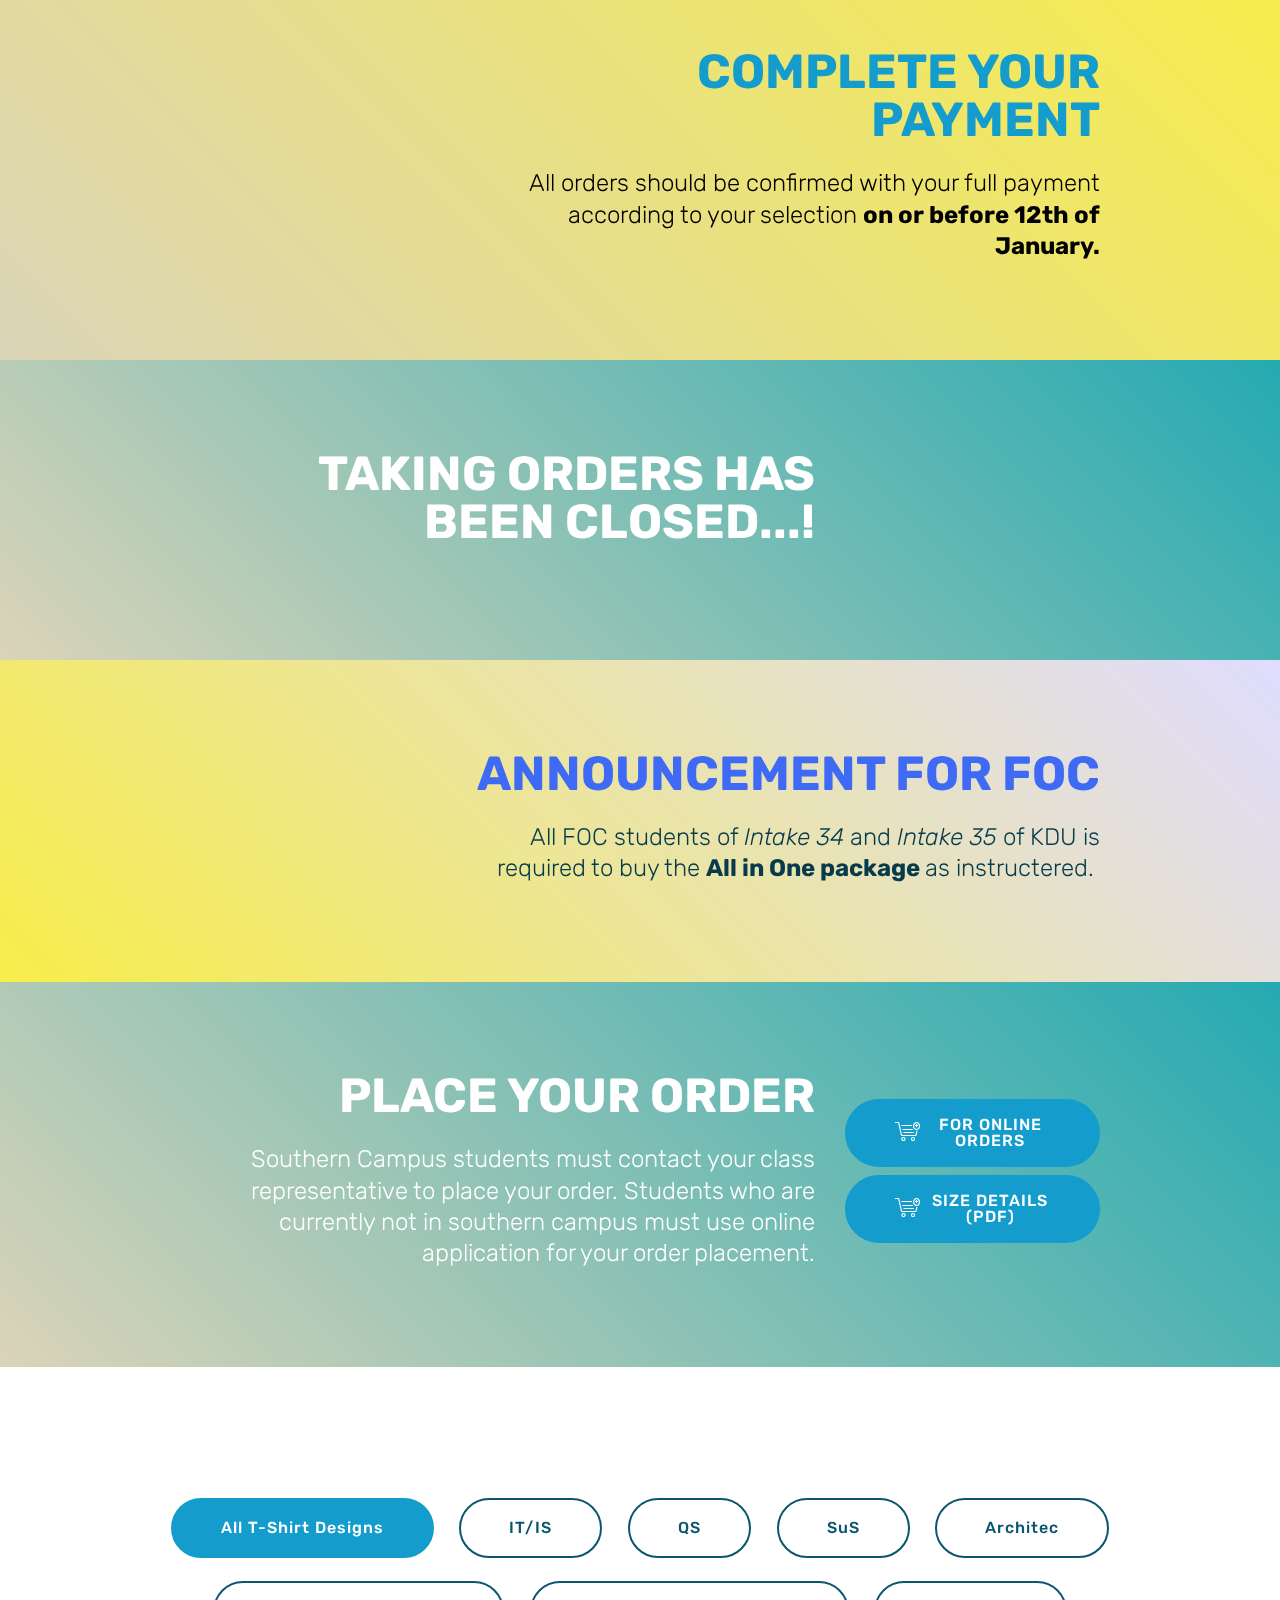
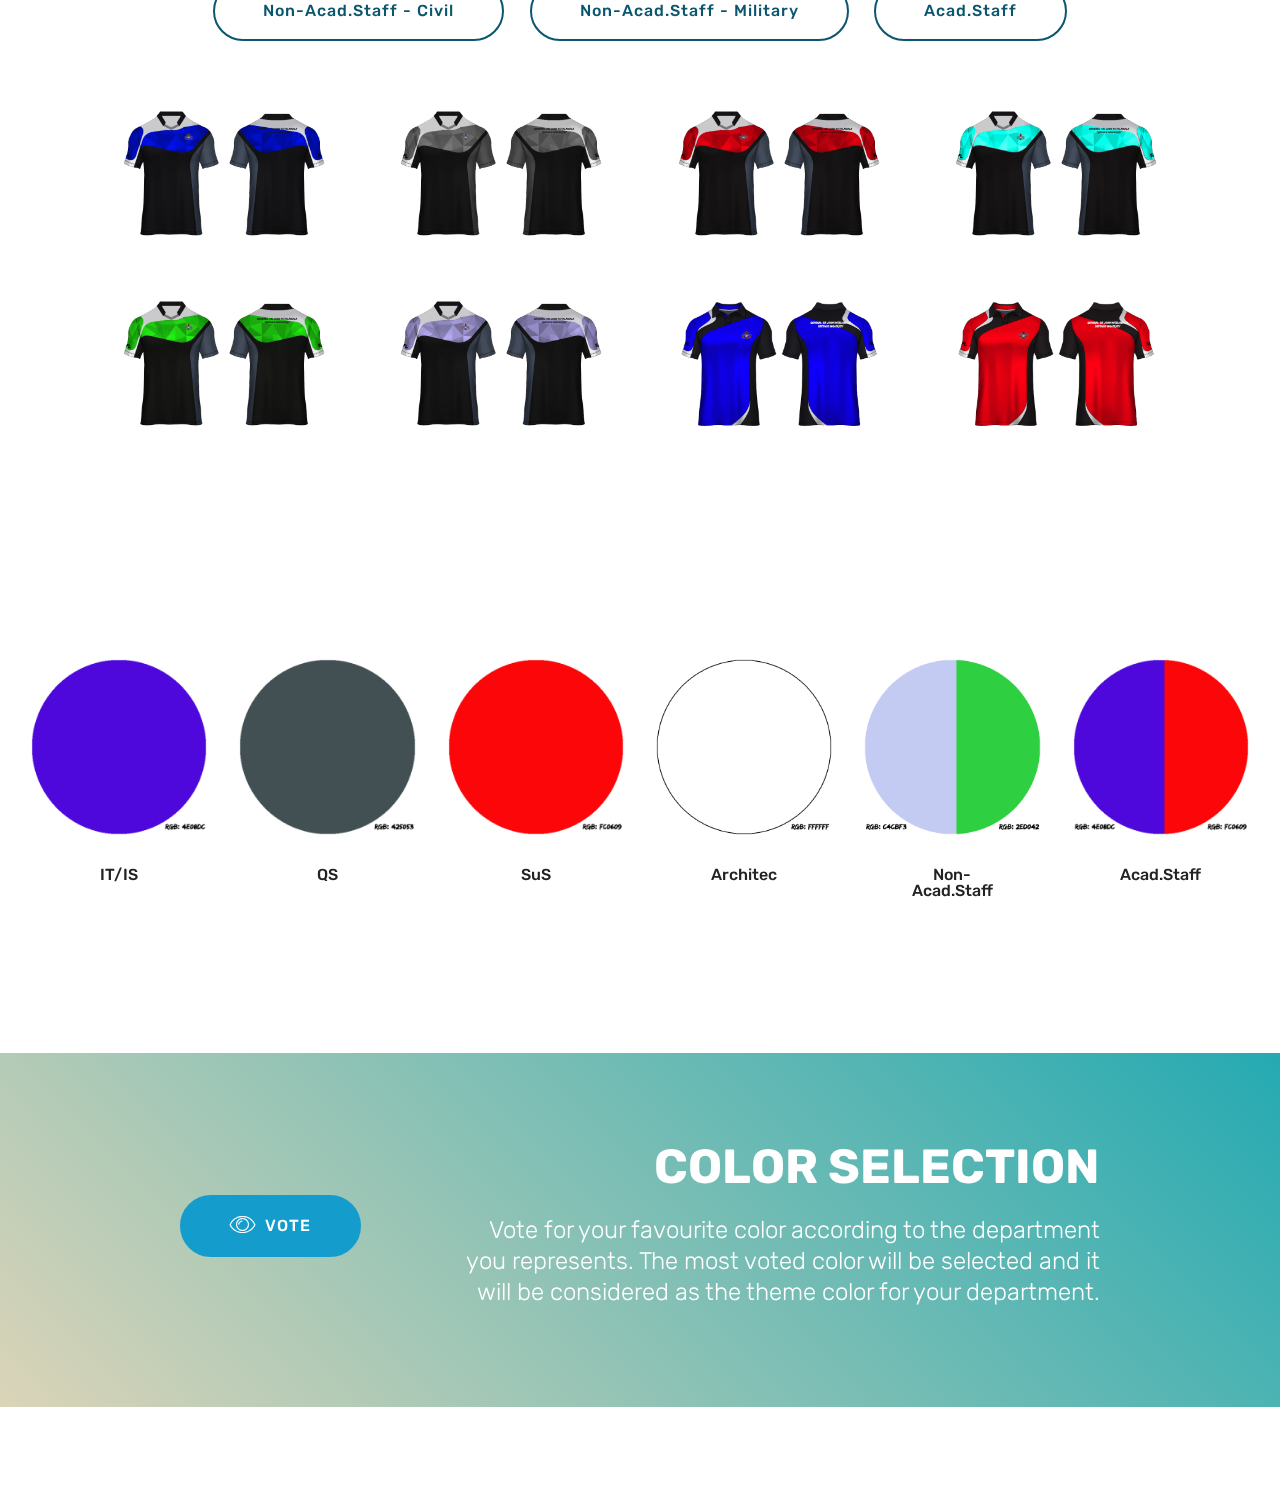
<file: blog.html>
<!DOCTYPE html>
<html >
<head>
  <meta charset="UTF-8">
  <meta http-equiv="X-UA-Compatible" content="IE=edge">
  <meta name="generator" content="Mobirise v4.9.3, mobirise.com">
  <meta name="viewport" content="width=device-width, initial-scale=1, minimum-scale=1">
  <link rel="shortcut icon" href="assets/images/logo-new-150x146.png" type="image/x-icon">
  <meta name="description" content="For the 3rd consecutive year, Southern Premier League, the biggest cricket tournament is being organized by Intake 34, Faculty of Computing, General Sir John Kotelawala Defence University">
  <title>Blog</title>
  <link rel="stylesheet" href="assets/web/assets/mobirise-icons/mobirise-icons.css">
  <link rel="stylesheet" href="assets/tether/tether.min.css">
  <link rel="stylesheet" href="assets/bootstrap/css/bootstrap.min.css">
  <link rel="stylesheet" href="assets/bootstrap/css/bootstrap-grid.min.css">
  <link rel="stylesheet" href="assets/bootstrap/css/bootstrap-reboot.min.css">
  <link rel="stylesheet" href="assets/socicon/css/styles.css">
  <link rel="stylesheet" href="assets/dropdown/css/style.css">
  <link rel="stylesheet" href="assets/theme/css/style.css">
  <link rel="stylesheet" href="assets/gallery/style.css">
  <link rel="stylesheet" href="assets/mobirise/css/mbr-additional.css" type="text/css">
  
  
  
</head>
<body>
  <section class="menu cid-r38Vj2V4gS" once="menu" id="menu2-10">

    

    <nav class="navbar navbar-expand beta-menu navbar-dropdown align-items-center navbar-fixed-top navbar-toggleable-sm bg-color transparent">
        <button class="navbar-toggler navbar-toggler-right" type="button" data-toggle="collapse" data-target="#navbarSupportedContent" aria-controls="navbarSupportedContent" aria-expanded="false" aria-label="Toggle navigation">
            <div class="hamburger">
                <span></span>
                <span></span>
                <span></span>
                <span></span>
            </div>
        </button>
        <div class="menu-logo">
            <div class="navbar-brand">
                <span class="navbar-logo">
                    <a href="index.html">
                        <img src="assets/images/logo-new-150x146.png" alt="Mobirise" title="" style="height: 3.8rem;">
                    </a>
                </span>
                
            </div>
        </div>
        <div class="collapse navbar-collapse" id="navbarSupportedContent">
            <ul class="navbar-nav nav-dropdown" data-app-modern-menu="true"><li class="nav-item">
                    <a class="nav-link link text-white display-4" href="index.html">
                        Home</a>
                </li>
                <li class="nav-item">
                    <a class="nav-link link text-white display-4" href="about.html">
                        About SPL</a>
                </li><li class="nav-item"><a class="nav-link link text-white display-4" href="teams.html">
                        Teams</a></li><li class="nav-item"><a class="nav-link link text-white display-4" href="blog.html">
                        Blog</a></li></ul>
            <div class="navbar-buttons mbr-section-btn"><a class="btn btn-sm btn-primary display-4" href="https://goo.gl/forms/B6WeqEs7Q6CAKSOC2" target="_blank"><span class="mbri-upload mbr-iconfont mbr-iconfont-btn"></span>Upload Bank Slip<br></a> <a class="btn btn-sm btn-secondary-outline display-4" href="https://www.odrive.com/s/9d0bd0e4-42c4-479d-8427-ea40e68dadbe-5c61be2d" target="_blank"><span class="mbri-protect mbr-iconfont mbr-iconfont-btn"></span>
                    Commitee Login</a></div>
        </div>
    </nav>
</section>

<section class="engine"><a href="https://mobirise.info/q">responsive website templates</a></section><section class="cid-r38X4FHxi7 mbr-fullscreen mbr-parallax-background" id="header15-19">

    

    <div class="mbr-overlay" style="opacity: 0.5; background-color: rgb(7, 59, 76);"></div>

    <div class="container align-right">
<div class="row">
    <div class="mbr-white col-lg-8 col-md-7 content-container">
        <h1 class="mbr-section-title mbr-bold pb-3 mbr-fonts-style display-1">CONTACT US</h1>
        <p class="mbr-text pb-3 mbr-fonts-style display-5">Fill the contact form and send us a message. We will try our best to solve your inquery.</p>
    </div>
    <div class="col-lg-4 col-md-5">
    <div class="form-container">
        <div class="media-container-column" data-form-type="formoid">
            <div data-form-alert="" hidden="" class="align-center">Thanks for filling out the form!</div>
            <form class="mbr-form" action="https://mobirise.com/" method="post" data-form-title="Mobirise Form"><input type="hidden" name="email" data-form-email="true" value="OGw1f4g60pIxqKFOgABYqm15tlYweUrUWJQgJAWScrOE84lE9+miVEH0KPEdjWGGBtFokLGVTSeQgIHK9Ouq/Z8NH0umpIS7zSbKvfJ2xkuGDxRRC83SYDcwxFc5R6sX">
                <div data-for="name">
                    <div class="form-group">
                        <input type="text" class="form-control px-3" name="name" data-form-field="Name" placeholder="Name" required="" id="name-header15-19">
                    </div>
                </div>
                <div data-for="email">
                    <div class="form-group">
                        <input type="email" class="form-control px-3" name="email" data-form-field="Email" placeholder="Email" required="" id="email-header15-19">
                    </div>
                </div>
                <div data-for="phone">
                    <div class="form-group">
                        <input type="tel" class="form-control px-3" name="phone" data-form-field="Phone" placeholder="Phone" id="phone-header15-19">
                    </div>
                </div>
                <div class="form-group" data-for="message">
                    <textarea type="text" class="form-control px-3" name="message" rows="7" placeholder="Message" data-form-field="Message" id="message-header15-19"></textarea>
                </div>
                <span class="input-group-btn"><button href="" type="submit" class="btn btn-secondary btn-form display-4">SEND</button></span>
            </form>
        </div>
    </div>
    </div>
</div>
    </div>
    <div class="mbr-arrow hidden-sm-down" aria-hidden="true">
        <a href="#next">
            <i class="mbri-down mbr-iconfont"></i>
        </a>
    </div>
</section>

<section class="mbr-section info2 cid-rj15sA7mkj" id="info2-1z">

    

    

    <div class="container">
        <div class="row main justify-content-center">
            <div class="media-container-column col-12 col-lg-3 col-md-4">
                <div class="mbr-section-btn align-left py-4"><a class="btn btn-primary display-4" href="https://goo.gl/G9XPcg" target="_blank">
                    <span class="mbri-preview mbr-iconfont"></span>Day 01</a> <a class="btn btn-primary display-4" href="https://goo.gl/ivDo1M" target="_blank">
                    <span class="mbri-preview mbr-iconfont"></span>Day 02</a></div>
            </div>
            <div class="media-container-column title col-12 col-lg-7 col-md-6">
                <h2 class="align-right mbr-bold mbr-white pb-3 mbr-fonts-style display-2">
                    YouTube Live Steam</h2>
                <h3 class="mbr-section-subtitle align-right mbr-light mbr-white mbr-fonts-style display-5">
                    Subscribe and turn on Reminder to be notified once straming started.</h3>
            </div>
        </div>
    </div>
</section>

<section class="mbr-section info2 cid-rhNiYa4nU0" id="info2-1y">

    

    

    <div class="container">
        <div class="row main justify-content-center">
            <div class="media-container-column col-12 col-lg-3 col-md-4">
                
            </div>
            <div class="media-container-column title col-12 col-lg-7 col-md-6">
                <h2 class="align-right mbr-bold mbr-white pb-3 mbr-fonts-style display-2">TEAM REGISTRATION</h2>
                <h3 class="mbr-section-subtitle align-right mbr-light mbr-white mbr-fonts-style display-5">Now you can register your team for the SPL 2019</h3>
            </div>
        </div>
    </div>
</section>

<section class="mbr-section info2 cid-reANWMvtEk" id="info2-1x">

    

    

    <div class="container">
        <div class="row main justify-content-center">
            <div class="media-container-column col-12 col-lg-3 col-md-4">
                
            </div>
            <div class="media-container-column title col-12 col-lg-7 col-md-6">
                <h2 class="align-right mbr-bold mbr-white pb-3 mbr-fonts-style display-2">COMPLETE YOUR PAYMENT</h2>
                <h3 class="mbr-section-subtitle align-right mbr-light mbr-white mbr-fonts-style display-5">
                    All orders should be confirmed with your full payment according to your selection <strong>on or before 12th of January.</strong></h3>
            </div>
        </div>
    </div>
</section>

<section class="mbr-section info2 cid-reANPyB5HX" id="info2-1v">

    

    

    <div class="container">
        <div class="row main justify-content-center">
            <div class="media-container-column col-12 col-lg-3 col-md-4">
                
            </div>
            <div class="media-container-column title col-12 col-lg-7 col-md-6">
                <h2 class="align-right mbr-bold mbr-white pb-3 mbr-fonts-style display-2">TAKING ORDERS HAS BEEN CLOSED...!</h2>
                
            </div>
        </div>
    </div>
</section>

<section class="mbr-section info2 cid-r81w4dwQZv" id="info2-1u">

    

    

    <div class="container">
        <div class="row main justify-content-center">
            <div class="media-container-column col-12 col-lg-3 col-md-4">
                
            </div>
            <div class="media-container-column title col-12 col-lg-7 col-md-6">
                <h2 class="align-right mbr-bold mbr-white pb-3 mbr-fonts-style display-2">ANNOUNCEMENT FOR FOC</h2>
                <h3 class="mbr-section-subtitle align-right mbr-light mbr-white mbr-fonts-style display-5">All FOC students of <em>Intake 34</em> and <em>Intake 35</em> of KDU is required to buy the <strong>All in One package&nbsp;</strong>as instructered.&nbsp;</h3>
            </div>
        </div>
    </div>
</section>

<section class="mbr-section info2 cid-r7tpCFYQKB" id="info2-1t">

    

    

    <div class="container">
        <div class="row main justify-content-center">
            <div class="media-container-column col-12 col-lg-3 col-md-4">
                <div class="mbr-section-btn align-left py-4"><a class="btn btn-primary display-4" href="https://goo.gl/forms/VWLcEILm8R0doJY42" target="_blank"><span class="mbri-cart-add mbr-iconfont mbr-iconfont-btn"></span>
                    
                    FOR ONLINE ORDERS</a> <a class="btn btn-primary display-4" href="/downloads/Size_Details.pdf" target="_blank"><span class="mbri-cart-add mbr-iconfont mbr-iconfont-btn"></span>SIZE DETAILS (PDF)</a></div>
            </div>
            <div class="media-container-column title col-12 col-lg-7 col-md-6">
                <h2 class="align-right mbr-bold mbr-white pb-3 mbr-fonts-style display-2">PLACE YOUR ORDER</h2>
                <h3 class="mbr-section-subtitle align-right mbr-light mbr-white mbr-fonts-style display-5">Southern Campus students must contact your class representative to place your order. Students who are currently not in southern campus must use online application for your order placement.</h3>
            </div>
        </div>
    </div>
</section>

<section class="mbr-gallery mbr-slider-carousel cid-r6E6yhE0iV" id="gallery2-1n">

    

    <div class="container">
        <div><!-- Filter --><div class="mbr-gallery-filter container gallery-filter-active"><ul buttons="0"><li class="mbr-gallery-filter-all"><a class="btn btn-md btn-primary-outline active display-7" href="">All T-Shirt Designs</a></li></ul></div><!-- Gallery --><div class="mbr-gallery-row"><div class="mbr-gallery-layout-default"><div><div><div class="mbr-gallery-item mbr-gallery-item--p2" data-video-url="false" data-tags="IT/IS"><div href="#lb-gallery2-1n" data-slide-to="0" data-toggle="modal"><img src="assets/images/selected-design-foc-1000x644-800x515.png" alt="" title=""><span class="icon-focus"></span></div></div><div class="mbr-gallery-item mbr-gallery-item--p2" data-video-url="false" data-tags="QS"><div href="#lb-gallery2-1n" data-slide-to="1" data-toggle="modal"><img src="assets/images/selected-design-c4-1000x644-800x515.png" alt="" title=""><span class="icon-focus"></span></div></div><div class="mbr-gallery-item mbr-gallery-item--p2" data-video-url="false" data-tags="SuS"><div href="#lb-gallery2-1n" data-slide-to="2" data-toggle="modal"><img src="assets/images/selected-design-c1-1000x644-800x515.png" alt="" title=""><span class="icon-focus"></span></div></div><div class="mbr-gallery-item mbr-gallery-item--p2" data-video-url="false" data-tags="Architec"><div href="#lb-gallery2-1n" data-slide-to="3" data-toggle="modal"><img src="assets/images/selected-design-c6-1000x644-800x515.png" alt="" title=""><span class="icon-focus"></span></div></div><div class="mbr-gallery-item mbr-gallery-item--p2" data-video-url="false" data-tags="Non-Acad.Staff - Civil"><div href="#lb-gallery2-1n" data-slide-to="4" data-toggle="modal"><img src="assets/images/selected-design-c3-1000x644-800x515.png" alt="" title=""><span class="icon-focus"></span></div></div><div class="mbr-gallery-item mbr-gallery-item--p2" data-video-url="false" data-tags="Non-Acad.Staff - Military"><div href="#lb-gallery2-1n" data-slide-to="5" data-toggle="modal"><img src="assets/images/selected-design-c7-1000x644-800x515.png" alt="" title=""><span class="icon-focus"></span></div></div><div class="mbr-gallery-item mbr-gallery-item--p2" data-video-url="false" data-tags="Acad.Staff"><div href="#lb-gallery2-1n" data-slide-to="6" data-toggle="modal"><img src="assets/images/blue-1000x644-800x515.png" alt="" title=""><span class="icon-focus"></span></div></div><div class="mbr-gallery-item mbr-gallery-item--p2" data-video-url="false" data-tags="Acad.Staff"><div href="#lb-gallery2-1n" data-slide-to="7" data-toggle="modal"><img src="assets/images/red-1000x644-800x515.png" alt="" title=""><span class="icon-focus"></span></div></div></div></div><div class="clearfix"></div></div></div><!-- Lightbox --><div data-app-prevent-settings="" class="mbr-slider modal fade carousel slide" tabindex="-1" data-keyboard="true" data-interval="false" id="lb-gallery2-1n"><div class="modal-dialog"><div class="modal-content"><div class="modal-body"><div class="carousel-inner"><div class="carousel-item"><img src="assets/images/selected-design-foc-1000x644.png" alt="" title=""></div><div class="carousel-item"><img src="assets/images/selected-design-c4-1000x644.png" alt="" title=""></div><div class="carousel-item"><img src="assets/images/selected-design-c1-1000x644.png" alt="" title=""></div><div class="carousel-item"><img src="assets/images/selected-design-c6-1000x644.png" alt="" title=""></div><div class="carousel-item"><img src="assets/images/selected-design-c3-1000x644.png" alt="" title=""></div><div class="carousel-item"><img src="assets/images/selected-design-c7-1000x644.png" alt="" title=""></div><div class="carousel-item"><img src="assets/images/blue-1000x644.png" alt="" title=""></div><div class="carousel-item active"><img src="assets/images/red-1000x644.png" alt="" title=""></div></div><a class="carousel-control carousel-control-prev" role="button" data-slide="prev" href="#lb-gallery2-1n"><span class="mbri-left mbr-iconfont" aria-hidden="true"></span><span class="sr-only">Previous</span></a><a class="carousel-control carousel-control-next" role="button" data-slide="next" href="#lb-gallery2-1n"><span class="mbri-right mbr-iconfont" aria-hidden="true"></span><span class="sr-only">Next</span></a><a class="close" href="#" role="button" data-dismiss="modal"><span class="sr-only">Close</span></a></div></div></div></div></div>
    </div>

</section>

<section class="features17 cid-r6E9dEsj6y" id="features17-1p">
    
    

    
    <div class="container-fluid">
        <div class="media-container-row">
            <div class="card p-3 col-12 col-md-6 col-lg-2">
                <div class="card-wrapper">
                    <div class="card-img">
                        <img src="assets/images/foc-432x432.png" alt="Mobirise" title="">
                    </div>
                    <div class="card-box">
                        <h4 class="card-title pb-3 mbr-fonts-style display-7">
                            IT/IS</h4>
                        
                    </div>
                </div>
            </div>

            <div class="card p-3 col-12 col-md-6 col-lg-2">
                <div class="card-wrapper">
                    <div class="card-img">
                        <img src="assets/images/color-4-432x432.png" alt="Mobirise" title="">
                    </div>
                    <div class="card-box">
                        <h4 class="card-title pb-3 mbr-fonts-style display-7">
                            QS</h4>
                        
                    </div>
                </div>
            </div>

            <div class="card p-3 col-12 col-md-6 col-lg-2">
                <div class="card-wrapper">
                    <div class="card-img">
                        <img src="assets/images/color-1-432x432.png" alt="Mobirise" title="">
                    </div>
                    <div class="card-box">
                        <h4 class="card-title pb-3 mbr-fonts-style display-7">
                            SuS</h4>
                        
                    </div>
                </div>
            </div>

            <div class="card p-3 col-12 col-md-6 col-lg-2">
                <div class="card-wrapper">
                    <div class="card-img">
                        <img src="assets/images/color-6-500x500.png" alt="Mobirise" title="">
                    </div>
                    <div class="card-box">
                        <h4 class="card-title pb-3 mbr-fonts-style display-7">
                            Architec</h4>
                        
                    </div>
                </div>
            </div>
            <div class="card p-3 col-12 col-md-6 col-lg-2">
                <div class="card-wrapper">
                    <div class="card-img">
                        <img src="assets/images/non-academia-1-500x500.png" alt="Mobirise" title="">
                    </div>
                    <div class="card-box">
                        <h4 class="card-title pb-3 mbr-fonts-style display-7">
                            Non-Acad.Staff</h4>
                        
                    </div>
                </div>
            </div>
            <div class="card p-3 col-12 col-md-6 col-lg-2">
                <div class="card-wrapper">
                    <div class="card-img">
                        <img src="assets/images/academia-432x432.png" alt="Mobirise" title="">
                    </div>
                    <div class="card-box">
                        <h4 class="card-title pb-3 mbr-fonts-style display-7">
                            Acad.Staff</h4>
                        
                    </div>
                </div>
            </div>
        </div>
    </div>
</section>

<section class="mbr-section info2 cid-r38YlCW3xq" id="info2-1b">

    

    

    <div class="container">
        <div class="row main justify-content-center">
            <div class="media-container-column col-12 col-lg-3 col-md-4">
                <div class="mbr-section-btn align-left py-4"><a class="btn btn-primary display-4" href="https://goo.gl/forms/ThzzYymycuCkhb393" target="_blank">
                    <span class="mbri-preview mbr-iconfont"></span>
                    VOTE</a></div>
            </div>
            <div class="media-container-column title col-12 col-lg-7 col-md-6">
                <h2 class="align-right mbr-bold mbr-white pb-3 mbr-fonts-style display-2">COLOR SELECTION</h2>
                <h3 class="mbr-section-subtitle align-right mbr-light mbr-white mbr-fonts-style display-5">Vote for your favourite color according to the department you represents. The most voted color will be selected and it will be considered as the theme color for your department.</h3>
            </div>
        </div>
    </div>
</section>

<section once="" class="cid-r38Vj8bP8P mbr-reveal" id="footer7-14">

    

    

    <div class="container">
        <div class="media-container-row align-center mbr-white">
            
            
            <div class="row row-copirayt">
                <p class="mbr-text mb-0 mbr-fonts-style mbr-white align-center display-7">
                    © Copyright 2019 <a href="https://www.intake34foc.tk" target="_blank">FOC</a>&nbsp;| <a href="https://www.nimeshkasun.com" target="_blank">Nimesh Kasun</a> - All Rights Reserved
                </p>
            </div>
        </div>
    </div>
</section>


  <script src="assets/web/assets/jquery/jquery.min.js"></script>
  <script src="assets/popper/popper.min.js"></script>
  <script src="assets/tether/tether.min.js"></script>
  <script src="assets/bootstrap/js/bootstrap.min.js"></script>
  <script src="assets/smoothscroll/smooth-scroll.js"></script>
  <script src="assets/parallax/jarallax.min.js"></script>
  <script src="assets/masonry/masonry.pkgd.min.js"></script>
  <script src="assets/imagesloaded/imagesloaded.pkgd.min.js"></script>
  <script src="assets/bootstrapcarouselswipe/bootstrap-carousel-swipe.js"></script>
  <script src="assets/vimeoplayer/jquery.mb.vimeo_player.js"></script>
  <script src="assets/touchswipe/jquery.touch-swipe.min.js"></script>
  <script src="assets/dropdown/js/script.min.js"></script>
  <script src="assets/theme/js/script.js"></script>
  <script src="assets/slidervideo/script.js"></script>
  <script src="assets/gallery/player.min.js"></script>
  <script src="assets/gallery/script.js"></script>
  <script src="assets/formoid/formoid.min.js"></script>
  
  
</body>
</html>
</file>
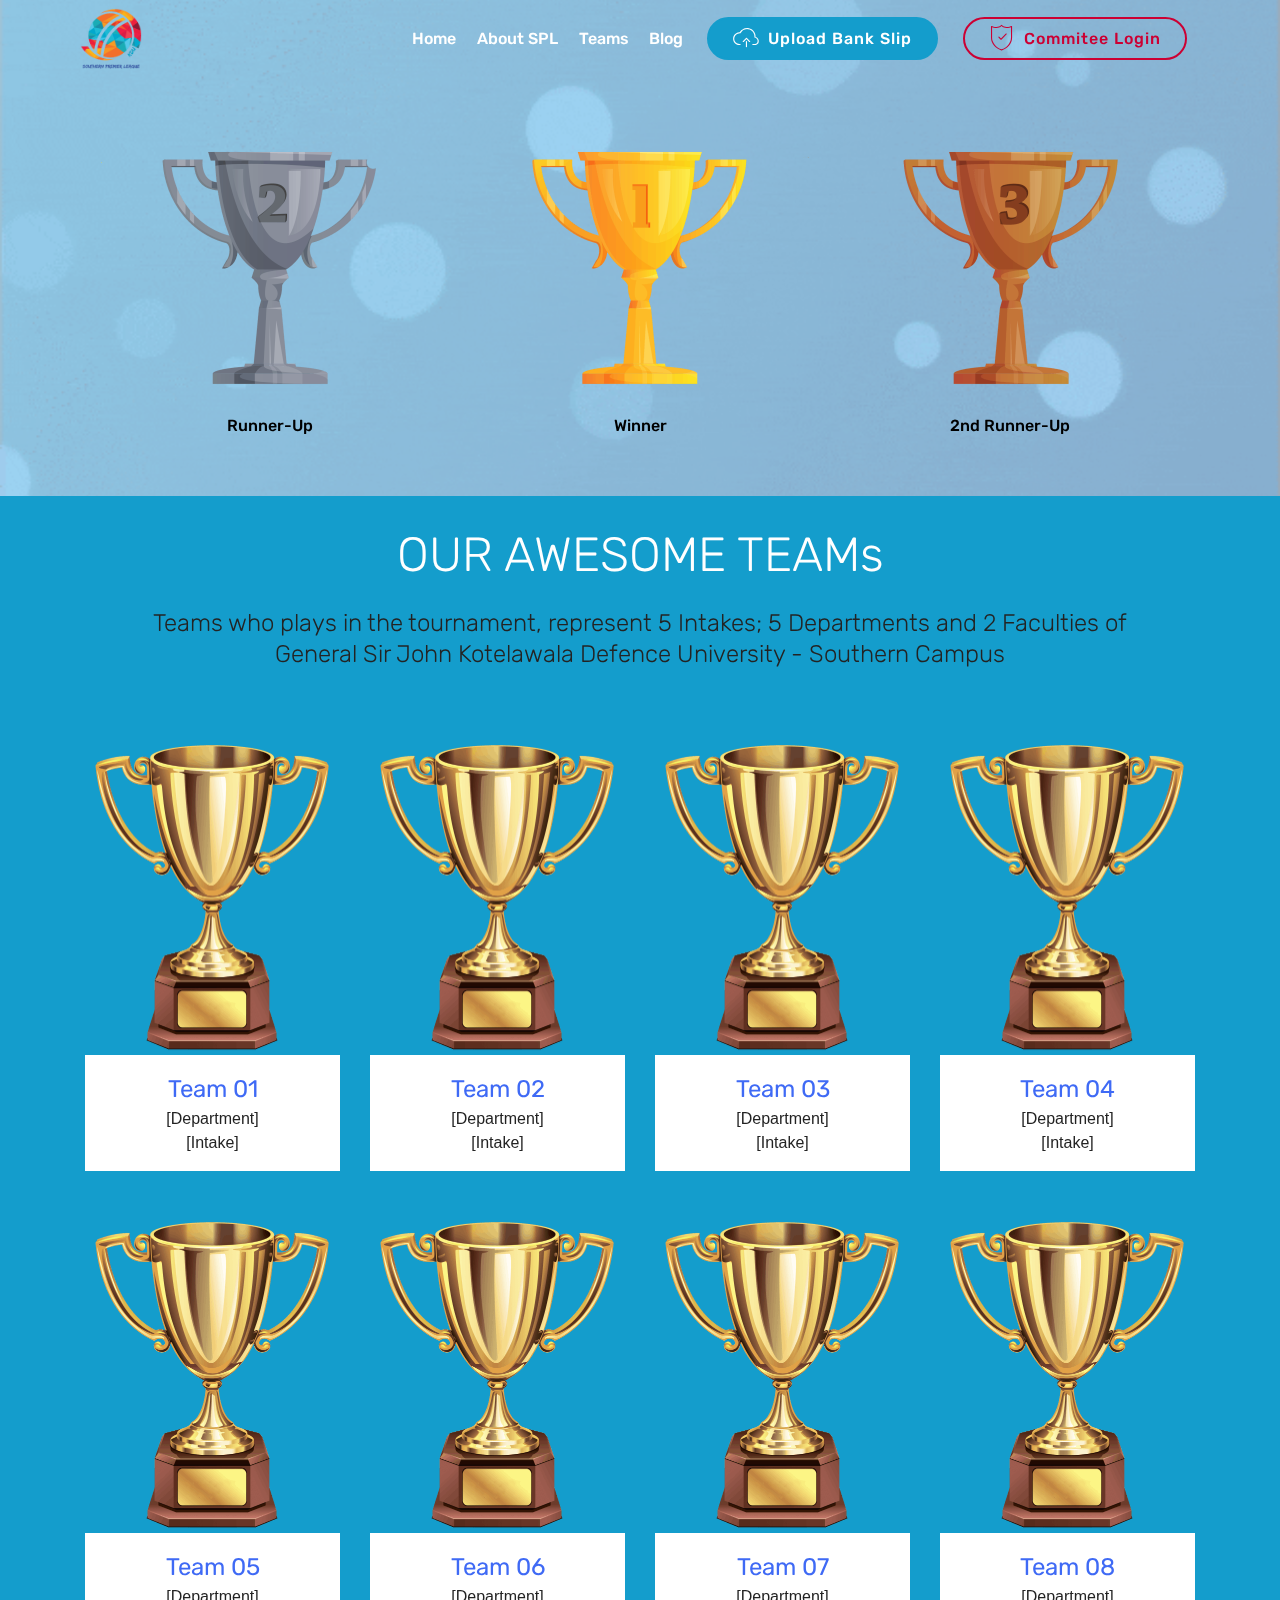
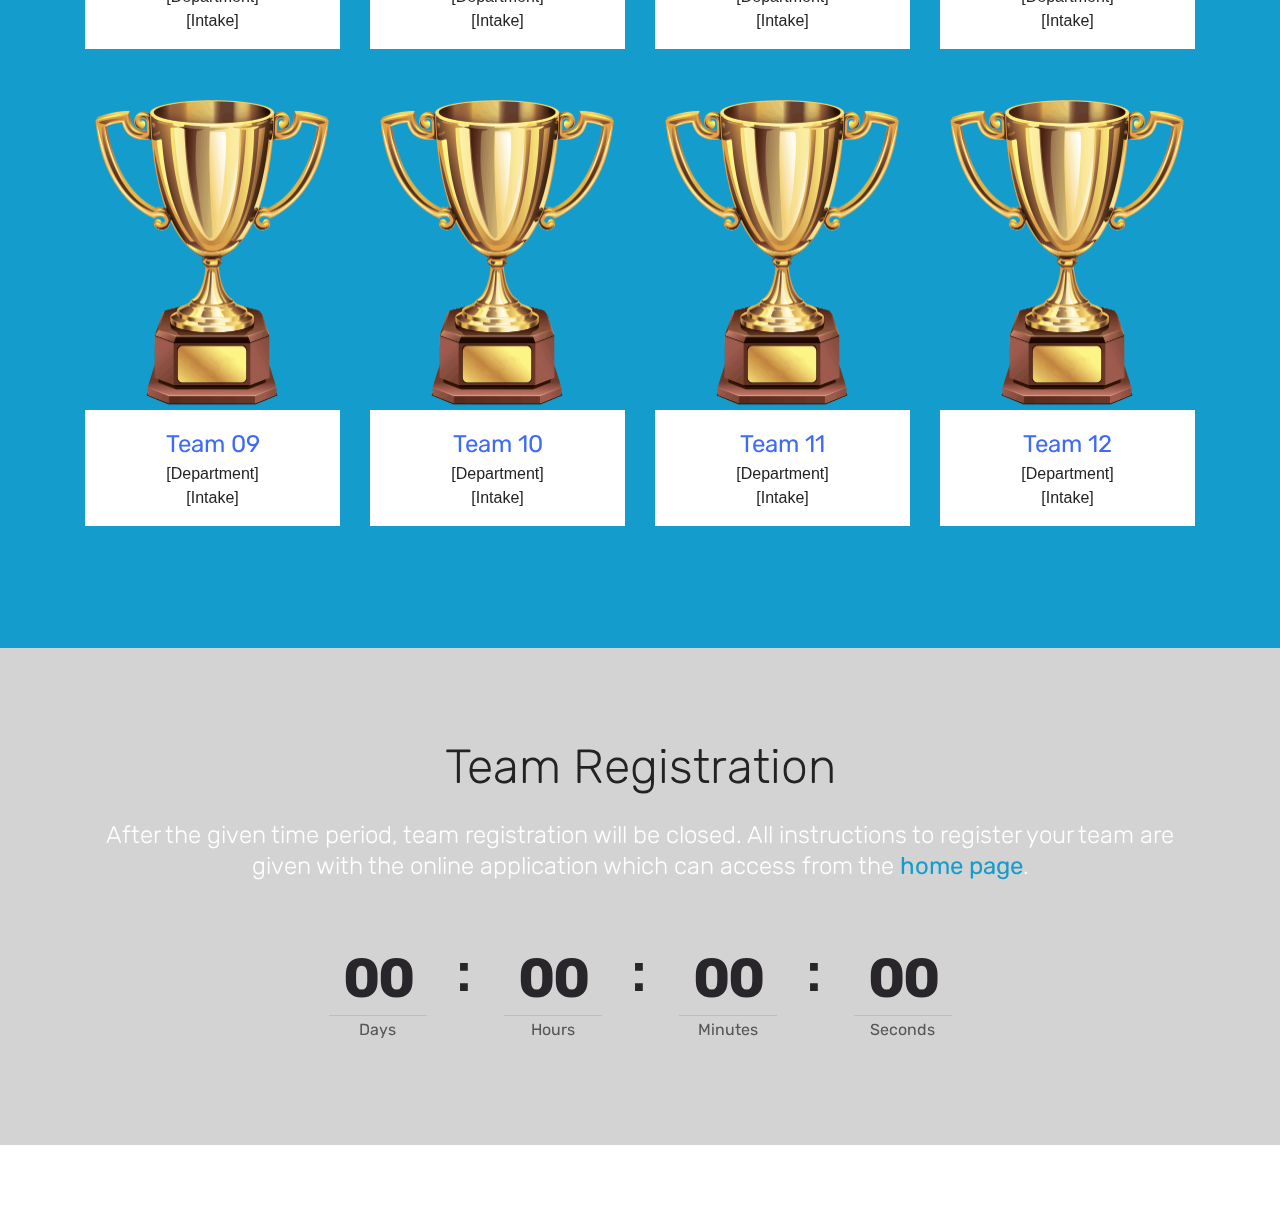
<file: teams.html>
<!DOCTYPE html>
<html >
<head>
  <meta charset="UTF-8">
  <meta http-equiv="X-UA-Compatible" content="IE=edge">
  <meta name="generator" content="Mobirise v4.9.3, mobirise.com">
  <meta name="viewport" content="width=device-width, initial-scale=1, minimum-scale=1">
  <link rel="shortcut icon" href="assets/images/logo-new-150x146.png" type="image/x-icon">
  <meta name="description" content="For the 3rd consecutive year, Southern Premier League, the biggest cricket tournament is being organized by Intake 34, Faculty of Computing, General Sir John Kotelawala Defence University">
  <title>Teams</title>
  <link rel="stylesheet" href="assets/web/assets/mobirise-icons/mobirise-icons.css">
  <link rel="stylesheet" href="assets/tether/tether.min.css">
  <link rel="stylesheet" href="assets/bootstrap/css/bootstrap.min.css">
  <link rel="stylesheet" href="assets/bootstrap/css/bootstrap-grid.min.css">
  <link rel="stylesheet" href="assets/bootstrap/css/bootstrap-reboot.min.css">
  <link rel="stylesheet" href="assets/socicon/css/styles.css">
  <link rel="stylesheet" href="assets/dropdown/css/style.css">
  <link rel="stylesheet" href="assets/theme/css/style.css">
  <link rel="stylesheet" href="assets/mobirise/css/mbr-additional.css" type="text/css">
  
  
  
</head>
<body>
  <section class="menu cid-r2kNlQcuSp" once="menu" id="menu2-g">

    

    <nav class="navbar navbar-expand beta-menu navbar-dropdown align-items-center navbar-fixed-top navbar-toggleable-sm bg-color transparent">
        <button class="navbar-toggler navbar-toggler-right" type="button" data-toggle="collapse" data-target="#navbarSupportedContent" aria-controls="navbarSupportedContent" aria-expanded="false" aria-label="Toggle navigation">
            <div class="hamburger">
                <span></span>
                <span></span>
                <span></span>
                <span></span>
            </div>
        </button>
        <div class="menu-logo">
            <div class="navbar-brand">
                <span class="navbar-logo">
                    <a href="index.html">
                        <img src="assets/images/logo-new-150x146.png" alt="Mobirise" title="" style="height: 3.8rem;">
                    </a>
                </span>
                
            </div>
        </div>
        <div class="collapse navbar-collapse" id="navbarSupportedContent">
            <ul class="navbar-nav nav-dropdown" data-app-modern-menu="true"><li class="nav-item">
                    <a class="nav-link link text-white display-4" href="index.html">
                        Home</a>
                </li>
                <li class="nav-item">
                    <a class="nav-link link text-white display-4" href="about.html">
                        About SPL</a>
                </li><li class="nav-item"><a class="nav-link link text-white display-4" href="teams.html">
                        Teams</a></li><li class="nav-item"><a class="nav-link link text-white display-4" href="blog.html">
                        Blog</a></li></ul>
            <div class="navbar-buttons mbr-section-btn"><a class="btn btn-sm btn-primary display-4" href="https://goo.gl/forms/B6WeqEs7Q6CAKSOC2" target="_blank"><span class="mbri-upload mbr-iconfont mbr-iconfont-btn"></span>Upload Bank Slip<br></a> <a class="btn btn-sm btn-secondary-outline display-4" href="https://www.odrive.com/s/9d0bd0e4-42c4-479d-8427-ea40e68dadbe-5c61be2d" target="_blank"><span class="mbri-protect mbr-iconfont mbr-iconfont-btn"></span>
                    Commitee Login</a></div>
        </div>
    </nav>
</section>

<section class="engine"><a href="https://mobirise.info/y">free html site templates</a></section><section class="features2 cid-r4WHtU4PZh mbr-parallax-background" id="features2-1e">

    

    <div class="mbr-overlay" style="opacity: 0.5; background-color: rgb(239, 239, 239);">
    </div>
    
    <div class="container">
        <div class="media-container-row">
            <div class="card p-3 col-12 col-md-6 col-lg-4">
                <div class="card-wrapper">
                    <div class="card-img">
                        <img src="assets/images/win2-676x470.png" alt="Mobirise" title="">
                    </div>
                    <div class="card-box">
                        <h4 class="card-title pb-3 mbr-fonts-style display-7">Runner-Up</h4>
                        
                    </div>
                </div>
            </div>

            <div class="card p-3 col-12 col-md-6 col-lg-4">
                <div class="card-wrapper">
                    <div class="card-img">
                        <img src="assets/images/win1-676x470.png" alt="Mobirise" title="">
                    </div>
                    <div class="card-box ">
                        <h4 class="card-title pb-3 mbr-fonts-style display-7">
                            Winner
                        </h4>
                        
                    </div>
                </div>
            </div>

            <div class="card p-3 col-12 col-md-6 col-lg-4">
                <div class="card-wrapper">
                    <div class="card-img">
                        <img src="assets/images/win3-676x470.png" alt="Mobirise" title="">
                    </div>
                    <div class="card-box">
                        <h4 class="card-title pb-3 mbr-fonts-style display-7">2nd Runner-Up</h4>
                        
                    </div>
                </div>
            </div>

            
        </div>
    </div>
</section>

<section class="features16 cid-r2t2Y4N9xw" id="features16-i">
    
    
    
    <div class="container align-center">
        <h2 class="pb-3 mbr-fonts-style mbr-section-title display-2">
            OUR AWESOME TEAMs</h2>
        <h3 class="pb-5 mbr-section-subtitle mbr-fonts-style mbr-light display-5">
            Teams who plays in the tournament, represent 5 Intakes; 5 Departments and 2 Faculties of <br>General Sir John Kotelawala Defence University - Southern Campus</h3>
        <div class="row media-row">
            
        <div class="team-item col-lg-3 col-md-6">
                <div class="item-image">
                    <img src="assets/images/41361625cc44df07f81a620eac766468-510x659.png" alt="" title="">
                </div>
                <div class="item-caption py-3">
                    <div class="item-name px-2">
                        <p class="mbr-fonts-style display-5">
                           Team 01</p>
                    </div>
                    <div class="item-role px-2">
                        <p>[Department]<br>[Intake]</p>
                    </div>
                    
                </div>
            </div><div class="team-item col-lg-3 col-md-6">
                <div class="item-image">
                    <img src="assets/images/41361625cc44df07f81a620eac766468-510x659.png" alt="" title="">
                </div>
                <div class="item-caption py-3">
                    <div class="item-name px-2">
                        <p class="mbr-fonts-style display-5">
                           Team 02</p>
                    </div>
                    <div class="item-role px-2">
                        <p>[Department]
<br>[Intake]</p>
                    </div>
                    
                </div>
            </div><div class="team-item col-lg-3 col-md-6">
                <div class="item-image">
                    <img src="assets/images/41361625cc44df07f81a620eac766468-510x659.png" alt="" title="">
                </div>
                <div class="item-caption py-3">
                    <div class="item-name px-2">
                        <p class="mbr-fonts-style display-5">
                           Team 03</p>
                    </div>
                    <div class="item-role px-2">
                        <p>[Department]
<br>[Intake]</p>
                    </div>
                    
                </div>
            </div><div class="team-item col-lg-3 col-md-6">
                <div class="item-image">
                    <img src="assets/images/41361625cc44df07f81a620eac766468-510x659.png" alt="" title="">
                </div>
                <div class="item-caption py-3">
                    <div class="item-name px-2">
                        <p class="mbr-fonts-style display-5">
                           Team 04</p>
                    </div>
                    <div class="item-role px-2">
                        <p>[Department]
<br>[Intake]</p>
                    </div>
                    
                </div>
            </div></div>    
    </div>
</section>

<section class="features16 cid-r2t2ZOrgqO" id="features16-j">
    
    
    
    <div class="container align-center">
        
        
        <div class="row media-row">
            
        <div class="team-item col-lg-3 col-md-6">
                <div class="item-image">
                    <img src="assets/images/41361625cc44df07f81a620eac766468-510x659.png" alt="" title="">
                </div>
                <div class="item-caption py-3">
                    <div class="item-name px-2">
                        <p class="mbr-fonts-style display-5">
                           Team 05</p>
                    </div>
                    <div class="item-role px-2">
                        <p>[Department]
<br>[Intake]</p>
                    </div>
                    
                </div>
            </div><div class="team-item col-lg-3 col-md-6">
                <div class="item-image">
                    <img src="assets/images/41361625cc44df07f81a620eac766468-510x659.png" alt="" title="">
                </div>
                <div class="item-caption py-3">
                    <div class="item-name px-2">
                        <p class="mbr-fonts-style display-5">
                           Team 06</p>
                    </div>
                    <div class="item-role px-2">
                        <p>[Department]
<br>[Intake]</p>
                    </div>
                    
                </div>
            </div><div class="team-item col-lg-3 col-md-6">
                <div class="item-image">
                    <img src="assets/images/41361625cc44df07f81a620eac766468-510x659.png" alt="" title="">
                </div>
                <div class="item-caption py-3">
                    <div class="item-name px-2">
                        <p class="mbr-fonts-style display-5">
                           Team 07</p>
                    </div>
                    <div class="item-role px-2">
                        <p>[Department]
<br>[Intake]</p>
                    </div>
                    
                </div>
            </div><div class="team-item col-lg-3 col-md-6">
                <div class="item-image">
                    <img src="assets/images/41361625cc44df07f81a620eac766468-510x659.png" alt="" title="">
                </div>
                <div class="item-caption py-3">
                    <div class="item-name px-2">
                        <p class="mbr-fonts-style display-5">
                           Team 08</p>
                    </div>
                    <div class="item-role px-2">
                        <p>[Department]
<br>[Intake]</p>
                    </div>
                    
                </div>
            </div></div>    
    </div>
</section>

<section class="features16 cid-r2t3OMvXTf" id="features16-k">
    
    
    
    <div class="container align-center">
        
        
        <div class="row media-row">
            
        <div class="team-item col-lg-3 col-md-6">
                <div class="item-image">
                    <img src="assets/images/41361625cc44df07f81a620eac766468-510x659.png" alt="" title="">
                </div>
                <div class="item-caption py-3">
                    <div class="item-name px-2">
                        <p class="mbr-fonts-style display-5">
                           Team 09</p>
                    </div>
                    <div class="item-role px-2">
                        <p>[Department]
<br>[Intake]</p>
                    </div>
                    
                </div>
            </div><div class="team-item col-lg-3 col-md-6">
                <div class="item-image">
                    <img src="assets/images/41361625cc44df07f81a620eac766468-510x659.png" alt="" title="">
                </div>
                <div class="item-caption py-3">
                    <div class="item-name px-2">
                        <p class="mbr-fonts-style display-5">
                           Team 10
                        </p>
                    </div>
                    <div class="item-role px-2">
                        <p>[Department]
<br>[Intake]</p>
                    </div>
                    
                </div>
            </div><div class="team-item col-lg-3 col-md-6">
                <div class="item-image">
                    <img src="assets/images/41361625cc44df07f81a620eac766468-510x659.png" alt="" title="">
                </div>
                <div class="item-caption py-3">
                    <div class="item-name px-2">
                        <p class="mbr-fonts-style display-5">
                           Team 11</p>
                    </div>
                    <div class="item-role px-2">
                        <p>[Department]
<br>[Intake]</p>
                    </div>
                    
                </div>
            </div><div class="team-item col-lg-3 col-md-6">
                <div class="item-image">
                    <img src="assets/images/41361625cc44df07f81a620eac766468-510x659.png" alt="" title="">
                </div>
                <div class="item-caption py-3">
                    <div class="item-name px-2">
                        <p class="mbr-fonts-style display-5">
                           Team 12</p>
                    </div>
                    <div class="item-role px-2">
                        <p>[Department]
<br>[Intake]</p>
                    </div>
                    
                </div>
            </div></div>    
    </div>
</section>

<section class="countdown1 cid-r2taSJOR8q mbr-parallax-background" id="countdown1-l">
    
    
    <div class="mbr-overlay" style="opacity: 0.2; background-color: rgb(35, 35, 35);">
    </div>
    <div class="container ">
        <h2 class="mbr-section-title pb-3 align-center mbr-fonts-style display-2">
            Team Registration</h2>
        <h3 class="mbr-section-subtitle align-center mbr-fonts-style display-5">
            After the given time period, team registration will be closed. All instructions to register your team are given with the online application which can access from the <a href="index.html">home page</a>.</h3>
        
    </div>
    <div class="container countdown-cont align-center">
        <div class="daysCountdown" title="Days"></div>
        <div class="hoursCountdown" title="Hours"></div> 
        <div class="minutesCountdown" title="Minutes"></div> 
        <div class="secondsCountdown" title="Seconds"></div>
        <div class="countdown pt-5 mt-2" data-due-date="2019/02/15 23:59:59"> 
        </div>
    </div>
</section>

<section once="" class="cid-r2t1SFMF86 mbr-reveal" id="footer7-h">

    

    

    <div class="container">
        <div class="media-container-row align-center mbr-white">
            
            
            <div class="row row-copirayt">
                <p class="mbr-text mb-0 mbr-fonts-style mbr-white align-center display-7">
                    © Copyright 2019 <a href="https://www.intake34foc.tk" target="_blank">FOC</a>&nbsp;| <a href="https://www.nimeshkasun.com" target="_blank">Nimesh Kasun</a> - All Rights Reserved
                </p>
            </div>
        </div>
    </div>
</section>


  <script src="assets/web/assets/jquery/jquery.min.js"></script>
  <script src="assets/popper/popper.min.js"></script>
  <script src="assets/tether/tether.min.js"></script>
  <script src="assets/bootstrap/js/bootstrap.min.js"></script>
  <script src="assets/smoothscroll/smooth-scroll.js"></script>
  <script src="assets/touchswipe/jquery.touch-swipe.min.js"></script>
  <script src="assets/parallax/jarallax.min.js"></script>
  <script src="assets/countdown/jquery.countdown.min.js"></script>
  <script src="assets/dropdown/js/script.min.js"></script>
  <script src="assets/theme/js/script.js"></script>
  
  
</body>
</html>
</file>
<file: assets/web/assets/mobirise-icons-bold/mobirise-icons-bold.css>
@font-face {
  font-family: 'mobirise-icons-bold';
  src:  url('mobirise-icons-bold.eot?m1l4yr');
  src:  url('mobirise-icons-bold.eot?m1l4yr#iefix') format('embedded-opentype'),
    url('mobirise-icons-bold.ttf?m1l4yr') format('truetype'),
    url('mobirise-icons-bold.woff?m1l4yr') format('woff'),
    url('mobirise-icons-bold.svg?m1l4yr#mobirise-icons-bold') format('svg');
  font-weight: normal;
  font-style: normal;
}

[class^="mbrib-"], [class*="mbrib-"] {
  /* use !important to prevent issues with browser extensions that change fonts */
  font-family: 'mobirise-icons-bold' !important;
  speak: none;
  font-style: normal;
  font-weight: normal;
  font-variant: normal;
  text-transform: none;
  line-height: 1;

  /* Better Font Rendering =========== */
  -webkit-font-smoothing: antialiased;
  -moz-osx-font-smoothing: grayscale;
}

.mbrib-add-submenu:before {
  content: "\e900";
}
.mbrib-alert:before {
  content: "\e901";
}
.mbrib-align-center:before {
  content: "\e902";
}
.mbrib-align-justify:before {
  content: "\e903";
}
.mbrib-align-left:before {
  content: "\e904";
}
.mbrib-align-right:before {
  content: "\e905";
}
.mbrib-android:before {
  content: "\e906";
}
.mbrib-apple:before {
  content: "\e907";
}
.mbrib-arrow-down:before {
  content: "\e908";
}
.mbrib-arrow-next:before {
  content: "\e909";
}
.mbrib-arrow-prev:before {
  content: "\e90a";
}
.mbrib-arrow-up:before {
  content: "\e90b";
}
.mbrib-bold:before {
  content: "\e90c";
}
.mbrib-bookmark:before {
  content: "\e90d";
}
.mbrib-bootstrap:before {
  content: "\e90e";
}
.mbrib-briefcase:before {
  content: "\e90f";
}
.mbrib-browse:before {
  content: "\e910";
}
.mbrib-bulleted-list:before {
  content: "\e911";
}
.mbrib-calendar:before {
  content: "\e912";
}
.mbrib-camera:before {
  content: "\e913";
}
.mbrib-cart-add:before {
  content: "\e914";
}
.mbrib-cart-full:before {
  content: "\e915";
}
.mbrib-cash:before {
  content: "\e916";
}
.mbrib-change-style:before {
  content: "\e917";
}
.mbrib-chat:before {
  content: "\e918";
}
.mbrib-clock:before {
  content: "\e919";
}
.mbrib-close:before {
  content: "\e91a";
}
.mbrib-cloud:before {
  content: "\e91b";
}
.mbrib-code:before {
  content: "\e91c";
}
.mbrib-contact-form:before {
  content: "\e91d";
}
.mbrib-credit-card:before {
  content: "\e91e";
}
.mbrib-cursor-click:before {
  content: "\e91f";
}
.mbrib-cust-feedback:before {
  content: "\e920";
}
.mbrib-database:before {
  content: "\e921";
}
.mbrib-delivery:before {
  content: "\e922";
}
.mbrib-desktop:before {
  content: "\e923";
}
.mbrib-devices:before {
  content: "\e924";
}
.mbrib-down:before {
  content: "\e925";
}
.mbrib-download:before {
  content: "\e926";
}
.mbrib-drag-n-drop:before {
  content: "\e927";
}
.mbrib-drag-n-drop2:before {
  content: "\e928";
}
.mbrib-edit:before {
  content: "\e929";
}
.mbrib-edit2:before {
  content: "\e92a";
}
.mbrib-error:before {
  content: "\e92b";
}
.mbrib-extension:before {
  content: "\e92c";
}
.mbrib-features:before {
  content: "\e92d";
}
.mbrib-file:before {
  content: "\e92e";
}
.mbrib-flag:before {
  content: "\e92f";
}
.mbrib-folder:before {
  content: "\e930";
}
.mbrib-gift:before {
  content: "\e931";
}
.mbrib-github:before {
  content: "\e932";
}
.mbrib-globe-2:before {
  content: "\e933";
}
.mbrib-globe:before {
  content: "\e934";
}
.mbrib-growing-chart:before {
  content: "\e935";
}
.mbrib-hearth:before {
  content: "\e936";
}
.mbrib-help:before {
  content: "\e937";
}
.mbrib-home:before {
  content: "\e938";
}
.mbrib-hot-cup:before {
  content: "\e939";
}
.mbrib-idea:before {
  content: "\e93a";
}
.mbrib-image-gallery:before {
  content: "\e93b";
}
.mbrib-image-slider:before {
  content: "\e93c";
}
.mbrib-info:before {
  content: "\e93d";
}
.mbrib-italic:before {
  content: "\e93e";
}
.mbrib-key:before {
  content: "\e93f";
}
.mbrib-laptop:before {
  content: "\e940";
}
.mbrib-layers:before {
  content: "\e941";
}
.mbrib-left-right:before {
  content: "\e942";
}
.mbrib-left:before {
  content: "\e943";
}
.mbrib-letter:before {
  content: "\e944";
}
.mbrib-like:before {
  content: "\e945";
}
.mbrib-link:before {
  content: "\e946";
}
.mbrib-lock:before {
  content: "\e947";
}
.mbrib-login:before {
  content: "\e948";
}
.mbrib-logout:before {
  content: "\e949";
}
.mbrib-magic-stick:before {
  content: "\e94a";
}
.mbrib-map-pin:before {
  content: "\e94b";
}
.mbrib-menu:before {
  content: "\e94c";
}
.mbrib-mobile:before {
  content: "\e94d";
}
.mbrib-mobile2:before {
  content: "\e94e";
}
.mbrib-mobirise:before {
  content: "\e94f";
}
.mbrib-more-horizontal:before {
  content: "\e950";
}
.mbrib-more-vertical:before {
  content: "\e951";
}
.mbrib-music:before {
  content: "\e952";
}
.mbrib-new-file:before {
  content: "\e953";
}
.mbrib-numbered-list:before {
  content: "\e954";
}
.mbrib-opened-folder:before {
  content: "\e955";
}
.mbrib-pages:before {
  content: "\e956";
}
.mbrib-paper-plane:before {
  content: "\e957";
}
.mbrib-paperclip:before {
  content: "\e958";
}
.mbrib-photo:before {
  content: "\e959";
}
.mbrib-photos:before {
  content: "\e95a";
}
.mbrib-pin:before {
  content: "\e95b";
}
.mbrib-play:before {
  content: "\e95c";
}
.mbrib-plus:before {
  content: "\e95d";
}
.mbrib-preview:before {
  content: "\e95e";
}
.mbrib-print:before {
  content: "\e95f";
}
.mbrib-protect:before {
  content: "\e960";
}
.mbrib-question:before {
  content: "\e961";
}
.mbrib-quote-left:before {
  content: "\e962";
}
.mbrib-quote-right:before {
  content: "\e963";
}
.mbrib-redo:before {
  content: "\e964";
}
.mbrib-refresh:before {
  content: "\e965";
}
.mbrib-responsive:before {
  content: "\e966";
}
.mbrib-right:before {
  content: "\e967";
}
.mbrib-rocket:before {
  content: "\e968";
}
.mbrib-sad-face:before {
  content: "\e969";
}
.mbrib-sale:before {
  content: "\e96a";
}
.mbrib-save:before {
  content: "\e96b";
}
.mbrib-search:before {
  content: "\e96c";
}
.mbrib-setting:before {
  content: "\e96d";
}
.mbrib-setting2:before {
  content: "\e96e";
}
.mbrib-setting3:before {
  content: "\e96f";
}
.mbrib-share:before {
  content: "\e970";
}
.mbrib-shopping-bag:before {
  content: "\e971";
}
.mbrib-shopping-basket:before {
  content: "\e972";
}
.mbrib-shopping-cart:before {
  content: "\e973";
}
.mbrib-sites:before {
  content: "\e974";
}
.mbrib-smile-face:before {
  content: "\e975";
}
.mbrib-speed:before {
  content: "\e976";
}
.mbrib-star:before {
  content: "\e977";
}
.mbrib-success:before {
  content: "\e978";
}
.mbrib-sun:before {
  content: "\e979";
}
.mbrib-sun2:before {
  content: "\e97a";
}
.mbrib-tablet-vertical:before {
  content: "\e97b";
}
.mbrib-tablet:before {
  content: "\e97c";
}
.mbrib-target:before {
  content: "\e97d";
}
.mbrib-timer:before {
  content: "\e97e";
}
.mbrib-to-ftp:before {
  content: "\e97f";
}
.mbrib-to-local-drive:before {
  content: "\e980";
}
.mbrib-touch-swipe:before {
  content: "\e981";
}
.mbrib-touch:before {
  content: "\e982";
}
.mbrib-trash:before {
  content: "\e983";
}
.mbrib-underline:before {
  content: "\e984";
}
.mbrib-undo:before {
  content: "\e985";
}
.mbrib-unlink:before {
  content: "\e986";
}
.mbrib-unlock:before {
  content: "\e987";
}
.mbrib-up-down:before {
  content: "\e988";
}
.mbrib-up:before {
  content: "\e989";
}
.mbrib-update:before {
  content: "\e98a";
}
.mbrib-upload:before {
  content: "\e98b";
}
.mbrib-user:before {
  content: "\e98c";
}
.mbrib-user2:before {
  content: "\e98d";
}
.mbrib-users:before {
  content: "\e98e";
}
.mbrib-video-play:before {
  content: "\e98f";
}
.mbrib-video:before {
  content: "\e990";
}
.mbrib-watch:before {
  content: "\e991";
}
.mbrib-website-theme:before {
  content: "\e992";
}
.mbrib-wifi:before {
  content: "\e993";
}
.mbrib-windows:before {
  content: "\e994";
}
.mbrib-zoom-out:before {
  content: "\e995";
}
</file>
<file: assets/web/assets/mobirise-icons/mobirise-icons.css>
@font-face {
  font-family: 'MobiriseIcons';
  src:  url('mobirise-icons.eot?spat4u');
  src:  url('mobirise-icons.eot?spat4u#iefix') format('embedded-opentype'),
    url('mobirise-icons.ttf?spat4u') format('truetype'),
    url('mobirise-icons.woff?spat4u') format('woff'),
    url('mobirise-icons.svg?spat4u#MobiriseIcons') format('svg');
  font-weight: normal;
  font-style: normal;
}

[class^="mbri-"], [class*=" mbri-"] {
  /* use !important to prevent issues with browser extensions that change fonts */
  font-family: MobiriseIcons !important;
  speak: none;
  font-style: normal;
  font-weight: normal;
  font-variant: normal;
  text-transform: none;
  line-height: 1;

  /* Better Font Rendering =========== */
  -webkit-font-smoothing: antialiased;
  -moz-osx-font-smoothing: grayscale;
}

.mbri-add-submenu:before {
  content: "\e900";
}
.mbri-alert:before {
  content: "\e901";
}
.mbri-align-center:before {
  content: "\e902";
}
.mbri-align-justify:before {
  content: "\e903";
}
.mbri-align-left:before {
  content: "\e904";
}
.mbri-align-right:before {
  content: "\e905";
}
.mbri-android:before {
  content: "\e906";
}
.mbri-apple:before {
  content: "\e907";
}
.mbri-arrow-down:before {
  content: "\e908";
}
.mbri-arrow-next:before {
  content: "\e909";
}
.mbri-arrow-prev:before {
  content: "\e90a";
}
.mbri-arrow-up:before {
  content: "\e90b";
}
.mbri-bold:before {
  content: "\e90c";
}
.mbri-bookmark:before {
  content: "\e90d";
}
.mbri-bootstrap:before {
  content: "\e90e";
}
.mbri-briefcase:before {
  content: "\e90f";
}
.mbri-browse:before {
  content: "\e910";
}
.mbri-bulleted-list:before {
  content: "\e911";
}
.mbri-calendar:before {
  content: "\e912";
}
.mbri-camera:before {
  content: "\e913";
}
.mbri-cart-add:before {
  content: "\e914";
}
.mbri-cart-full:before {
  content: "\e915";
}
.mbri-cash:before {
  content: "\e916";
}
.mbri-change-style:before {
  content: "\e917";
}
.mbri-chat:before {
  content: "\e918";
}
.mbri-clock:before {
  content: "\e919";
}
.mbri-close:before {
  content: "\e91a";
}
.mbri-cloud:before {
  content: "\e91b";
}
.mbri-code:before {
  content: "\e91c";
}
.mbri-contact-form:before {
  content: "\e91d";
}
.mbri-credit-card:before {
  content: "\e91e";
}
.mbri-cursor-click:before {
  content: "\e91f";
}
.mbri-cust-feedback:before {
  content: "\e920";
}
.mbri-database:before {
  content: "\e921";
}
.mbri-delivery:before {
  content: "\e922";
}
.mbri-desktop:before {
  content: "\e923";
}
.mbri-devices:before {
  content: "\e924";
}
.mbri-down:before {
  content: "\e925";
}
.mbri-download:before {
  content: "\e989";
}
.mbri-drag-n-drop:before {
  content: "\e927";
}
.mbri-drag-n-drop2:before {
  content: "\e928";
}
.mbri-edit:before {
  content: "\e929";
}
.mbri-edit2:before {
  content: "\e92a";
}
.mbri-error:before {
  content: "\e92b";
}
.mbri-extension:before {
  content: "\e92c";
}
.mbri-features:before {
  content: "\e92d";
}
.mbri-file:before {
  content: "\e92e";
}
.mbri-flag:before {
  content: "\e92f";
}
.mbri-folder:before {
  content: "\e930";
}
.mbri-gift:before {
  content: "\e931";
}
.mbri-github:before {
  content: "\e932";
}
.mbri-globe:before {
  content: "\e933";
}
.mbri-globe-2:before {
  content: "\e934";
}
.mbri-growing-chart:before {
  content: "\e935";
}
.mbri-hearth:before {
  content: "\e936";
}
.mbri-help:before {
  content: "\e937";
}
.mbri-home:before {
  content: "\e938";
}
.mbri-hot-cup:before {
  content: "\e939";
}
.mbri-idea:before {
  content: "\e93a";
}
.mbri-image-gallery:before {
  content: "\e93b";
}
.mbri-image-slider:before {
  content: "\e93c";
}
.mbri-info:before {
  content: "\e93d";
}
.mbri-italic:before {
  content: "\e93e";
}
.mbri-key:before {
  content: "\e93f";
}
.mbri-laptop:before {
  content: "\e940";
}
.mbri-layers:before {
  content: "\e941";
}
.mbri-left-right:before {
  content: "\e942";
}
.mbri-left:before {
  content: "\e943";
}
.mbri-letter:before {
  content: "\e944";
}
.mbri-like:before {
  content: "\e945";
}
.mbri-link:before {
  content: "\e946";
}
.mbri-lock:before {
  content: "\e947";
}
.mbri-login:before {
  content: "\e948";
}
.mbri-logout:before {
  content: "\e949";
}
.mbri-magic-stick:before {
  content: "\e94a";
}
.mbri-map-pin:before {
  content: "\e94b";
}
.mbri-menu:before {
  content: "\e94c";
}
.mbri-mobile:before {
  content: "\e94d";
}
.mbri-mobile2:before {
  content: "\e94e";
}
.mbri-mobirise:before {
  content: "\e94f";
}
.mbri-more-horizontal:before {
  content: "\e950";
}
.mbri-more-vertical:before {
  content: "\e951";
}
.mbri-music:before {
  content: "\e952";
}
.mbri-new-file:before {
  content: "\e953";
}
.mbri-numbered-list:before {
  content: "\e954";
}
.mbri-opened-folder:before {
  content: "\e955";
}
.mbri-pages:before {
  content: "\e956";
}
.mbri-paper-plane:before {
  content: "\e957";
}
.mbri-paperclip:before {
  content: "\e958";
}
.mbri-photo:before {
  content: "\e959";
}
.mbri-photos:before {
  content: "\e95a";
}
.mbri-pin:before {
  content: "\e95b";
}
.mbri-play:before {
  content: "\e95c";
}
.mbri-plus:before {
  content: "\e95d";
}
.mbri-preview:before {
  content: "\e95e";
}
.mbri-print:before {
  content: "\e95f";
}
.mbri-protect:before {
  content: "\e960";
}
.mbri-question:before {
  content: "\e961";
}
.mbri-quote-left:before {
  content: "\e962";
}
.mbri-quote-right:before {
  content: "\e963";
}
.mbri-refresh:before {
  content: "\e964";
}
.mbri-responsive:before {
  content: "\e965";
}
.mbri-right:before {
  content: "\e966";
}
.mbri-rocket:before {
  content: "\e967";
}
.mbri-sad-face:before {
  content: "\e968";
}
.mbri-sale:before {
  content: "\e969";
}
.mbri-save:before {
  content: "\e96a";
}
.mbri-search:before {
  content: "\e96b";
}
.mbri-setting:before {
  content: "\e96c";
}
.mbri-setting2:before {
  content: "\e96d";
}
.mbri-setting3:before {
  content: "\e96e";
}
.mbri-share:before {
  content: "\e96f";
}
.mbri-shopping-bag:before {
  content: "\e970";
}
.mbri-shopping-basket:before {
  content: "\e971";
}
.mbri-shopping-cart:before {
  content: "\e972";
}
.mbri-sites:before {
  content: "\e973";
}
.mbri-smile-face:before {
  content: "\e974";
}
.mbri-speed:before {
  content: "\e975";
}
.mbri-star:before {
  content: "\e976";
}
.mbri-success:before {
  content: "\e977";
}
.mbri-sun:before {
  content: "\e978";
}
.mbri-sun2:before {
  content: "\e979";
}
.mbri-tablet:before {
  content: "\e97a";
}
.mbri-tablet-vertical:before {
  content: "\e97b";
}
.mbri-target:before {
  content: "\e97c";
}
.mbri-timer:before {
  content: "\e97d";
}
.mbri-to-ftp:before {
  content: "\e97e";
}
.mbri-to-local-drive:before {
  content: "\e97f";
}
.mbri-touch-swipe:before {
  content: "\e980";
}
.mbri-touch:before {
  content: "\e981";
}
.mbri-trash:before {
  content: "\e982";
}
.mbri-underline:before {
  content: "\e983";
}
.mbri-unlink:before {
  content: "\e984";
}
.mbri-unlock:before {
  content: "\e985";
}
.mbri-up-down:before {
  content: "\e986";
}
.mbri-up:before {
  content: "\e987";
}
.mbri-update:before {
  content: "\e988";
}
.mbri-upload:before {
 content: "\e926"; 
}
.mbri-user:before {
  content: "\e98a";
}
.mbri-user2:before {
  content: "\e98b";
}
.mbri-users:before {
  content: "\e98c";
}
.mbri-video:before {
  content: "\e98d";
}
.mbri-video-play:before {
  content: "\e98e";
}
.mbri-watch:before {
  content: "\e98f";
}
.mbri-website-theme:before {
  content: "\e990";
}
.mbri-wifi:before {
  content: "\e991";
}
.mbri-windows:before {
  content: "\e992";
}
.mbri-zoom-out:before {
  content: "\e993";
}
.mbri-redo:before {
  content: "\e994";
}
.mbri-undo:before {
  content: "\e995";
}
</file>
<file: assets/dropdown/css/style.css>
.navbar-dropdown {
  left: 0;
  padding: 0;
  position: absolute;
  right: 0;
  top: 0;
  transition: all 0.45s ease;
  z-index: 1030;
  background: #282828; }
  .navbar-dropdown .navbar-logo {
    margin-right: 0.8rem;
    transition: margin 0.3s ease-in-out;
    vertical-align: middle; }
    .navbar-dropdown .navbar-logo img {
      height: 3.125rem;
      transition: all 0.3s ease-in-out; }
    .navbar-dropdown .navbar-logo.mbr-iconfont {
      font-size: 3.125rem;
      line-height: 3.125rem; }
  .navbar-dropdown .navbar-caption {
    font-weight: 700;
    white-space: normal;
    vertical-align: -4px;
    line-height: 3.125rem !important; }
    .navbar-dropdown .navbar-caption, .navbar-dropdown .navbar-caption:hover {
      color: inherit;
      text-decoration: none; }
  .navbar-dropdown .mbr-iconfont + .navbar-caption {
    vertical-align: -1px; }
  .navbar-dropdown.navbar-fixed-top {
    position: fixed; }
  .navbar-dropdown .navbar-brand span {
    vertical-align: -4px; }
  .navbar-dropdown.bg-color.transparent {
    background: none; }
  .navbar-dropdown.navbar-short .navbar-brand {
    padding: 0.625rem 0; }
    .navbar-dropdown.navbar-short .navbar-brand span {
      vertical-align: -1px; }
  .navbar-dropdown.navbar-short .navbar-caption {
    line-height: 2.375rem !important;
    vertical-align: -2px; }
  .navbar-dropdown.navbar-short .navbar-logo {
    margin-right: 0.5rem; }
    .navbar-dropdown.navbar-short .navbar-logo img {
      height: 2.375rem; }
    .navbar-dropdown.navbar-short .navbar-logo.mbr-iconfont {
      font-size: 2.375rem;
      line-height: 2.375rem; }
  .navbar-dropdown.navbar-short .mbr-table-cell {
    height: 3.625rem; }
  .navbar-dropdown .navbar-close {
    left: 0.6875rem;
    position: fixed;
    top: 0.75rem;
    z-index: 1000; }
  .navbar-dropdown .hamburger-icon {
    content: "";
    display: inline-block;
    vertical-align: middle;
    width: 16px;
    -webkit-box-shadow: 0 -6px 0 1px #282828,0 0 0 1px #282828,0 6px 0 1px #282828;
    -moz-box-shadow: 0 -6px 0 1px #282828,0 0 0 1px #282828,0 6px 0 1px #282828;
    box-shadow: 0 -6px 0 1px #282828,0 0 0 1px #282828,0 6px 0 1px #282828; }

.dropdown-menu .dropdown-toggle[data-toggle="dropdown-submenu"]::after {
  border-bottom: 0.35em solid transparent;
  border-left: 0.35em solid;
  border-right: 0;
  border-top: 0.35em solid transparent;
  margin-left: 0.3rem; }

.dropdown-menu .dropdown-item:focus {
  outline: 0; }

.nav-dropdown {
  font-size: 0.75rem;
  font-weight: 500;
  height: auto !important; }
  .nav-dropdown .nav-btn {
    padding-left: 1rem; }
  .nav-dropdown .link {
    margin: .667em 1.667em;
    font-weight: 500;
    padding: 0;
    transition: color .2s ease-in-out; }
    .nav-dropdown .link.dropdown-toggle {
      margin-right: 2.583em; }
      .nav-dropdown .link.dropdown-toggle::after {
        margin-left: .25rem;
        border-top: 0.35em solid;
        border-right: 0.35em solid transparent;
        border-left: 0.35em solid transparent;
        border-bottom: 0; }
      .nav-dropdown .link.dropdown-toggle[aria-expanded="true"] {
        margin: 0;
        padding: 0.667em 3.263em  0.667em 1.667em; }
  .nav-dropdown .link::after,
  .nav-dropdown .dropdown-item::after {
    color: inherit; }
  .nav-dropdown .btn {
    font-size: 0.75rem;
    font-weight: 700;
    letter-spacing: 0;
    margin-bottom: 0;
    padding-left: 1.25rem;
    padding-right: 1.25rem; }
  .nav-dropdown .dropdown-menu {
    border-radius: 0;
    border: 0;
    left: 0;
    margin: 0;
    padding-bottom: 1.25rem;
    padding-top: 1.25rem;
    position: relative; }
  .nav-dropdown .dropdown-submenu {
    margin-left: 0.125rem;
    top: 0; }
  .nav-dropdown .dropdown-item {
    font-weight: 500;
    line-height: 2;
    padding: 0.3846em 4.615em 0.3846em 1.5385em;
    position: relative;
    transition: color .2s ease-in-out, background-color .2s ease-in-out; }
    .nav-dropdown .dropdown-item::after {
      margin-top: -0.3077em;
      position: absolute;
      right: 1.1538em;
      top: 50%; }
    .nav-dropdown .dropdown-item:focus, .nav-dropdown .dropdown-item:hover {
      background: none; }

@media (max-width: 767px) {
  .nav-dropdown.navbar-toggleable-sm {
    bottom: 0;
    display: none;
    left: 0;
    overflow-x: hidden;
    position: fixed;
    top: 0;
    transform: translateX(-100%);
    -ms-transform: translateX(-100%);
    -webkit-transform: translateX(-100%);
    width: 18.75rem;
    z-index: 999; } }
.nav-dropdown.navbar-toggleable-xl {
  bottom: 0;
  display: none;
  left: 0;
  overflow-x: hidden;
  position: fixed;
  top: 0;
  transform: translateX(-100%);
  -ms-transform: translateX(-100%);
  -webkit-transform: translateX(-100%);
  width: 18.75rem;
  z-index: 999; }

.nav-dropdown-sm {
  display: block !important;
  overflow-x: hidden;
  overflow: auto;
  padding-top: 3.875rem; }
  .nav-dropdown-sm::after {
    content: "";
    display: block;
    height: 3rem;
    width: 100%; }
  .nav-dropdown-sm.collapse.in ~ .navbar-close {
    display: block !important; }
  .nav-dropdown-sm.collapsing, .nav-dropdown-sm.collapse.in {
    transform: translateX(0);
    -ms-transform: translateX(0);
    -webkit-transform: translateX(0);
    transition: all 0.25s ease-out;
    -webkit-transition: all 0.25s ease-out;
    background: #282828; }
  .nav-dropdown-sm.collapsing[aria-expanded="false"] {
    transform: translateX(-100%);
    -ms-transform: translateX(-100%);
    -webkit-transform: translateX(-100%); }
  .nav-dropdown-sm .nav-item {
    display: block;
    margin-left: 0 !important;
    padding-left: 0; }
  .nav-dropdown-sm .link,
  .nav-dropdown-sm .dropdown-item {
    border-top: 1px dotted rgba(255, 255, 255, 0.1);
    font-size: 0.8125rem;
    line-height: 1.6;
    margin: 0 !important;
    padding: 0.875rem 2.4rem 0.875rem 1.5625rem !important;
    position: relative;
    white-space: normal; }
    .nav-dropdown-sm .link:focus, .nav-dropdown-sm .link:hover,
    .nav-dropdown-sm .dropdown-item:focus,
    .nav-dropdown-sm .dropdown-item:hover {
      background: rgba(0, 0, 0, 0.2) !important;
      color: #c0a375; }
  .nav-dropdown-sm .nav-btn {
    position: relative;
    padding: 1.5625rem 1.5625rem 0 1.5625rem; }
    .nav-dropdown-sm .nav-btn::before {
      border-top: 1px dotted rgba(255, 255, 255, 0.1);
      content: "";
      left: 0;
      position: absolute;
      top: 0;
      width: 100%; }
    .nav-dropdown-sm .nav-btn + .nav-btn {
      padding-top: 0.625rem; }
      .nav-dropdown-sm .nav-btn + .nav-btn::before {
        display: none; }
  .nav-dropdown-sm .btn {
    padding: 0.625rem 0; }
  .nav-dropdown-sm .dropdown-toggle[data-toggle="dropdown-submenu"]::after {
    margin-left: .25rem;
    border-top: 0.35em solid;
    border-right: 0.35em solid transparent;
    border-left: 0.35em solid transparent;
    border-bottom: 0; }
  .nav-dropdown-sm .dropdown-toggle[data-toggle="dropdown-submenu"][aria-expanded="true"]::after {
    border-top: 0;
    border-right: 0.35em solid transparent;
    border-left: 0.35em solid transparent;
    border-bottom: 0.35em solid; }
  .nav-dropdown-sm .dropdown-menu {
    margin: 0;
    padding: 0;
    position: relative;
    top: 0;
    left: 0;
    width: 100%;
    border: 0;
    float: none;
    border-radius: 0;
    background: none; }
  .nav-dropdown-sm .dropdown-submenu {
    left: 100%;
    margin-left: 0.125rem;
    margin-top: -1.25rem;
    top: 0; }

.navbar-toggleable-sm .nav-dropdown .dropdown-menu {
  position: absolute; }

.navbar-toggleable-sm .nav-dropdown .dropdown-submenu {
  left: 100%;
  margin-left: 0.125rem;
  margin-top: -1.25rem;
  top: 0; }

.navbar-toggleable-sm.opened .nav-dropdown .dropdown-menu {
  position: relative; }

.navbar-toggleable-sm.opened .nav-dropdown .dropdown-submenu {
  left: 0;
  margin-left: 00rem;
  margin-top: 0rem;
  top: 0; }

.is-builder .nav-dropdown.collapsing {
  transition: none !important; }

/*# sourceMappingURL=style.css.map */
</file>
<file: assets/socicon/css/styles.css>
@charset "UTF-8";

@font-face {
  font-family: "socicon";
  src:url("../fonts/socicon.eot");
  src:url("../fonts/socicon.eot?#iefix") format("embedded-opentype"),
    url("../fonts/socicon.woff") format("woff"),
    url("../fonts/socicon.ttf") format("truetype"),
    url("../fonts/socicon.svg#socicon") format("svg");
  font-weight: normal;
  font-style: normal;

}

[data-icon]:before {
  font-family: "socicon" !important;
  content: attr(data-icon);
  font-style: normal !important;
  font-weight: normal !important;
  font-variant: normal !important;
  text-transform: none !important;
  speak: none;
  line-height: 1;
  -webkit-font-smoothing: antialiased;
  -moz-osx-font-smoothing: grayscale;
}

[class^="socicon-"]:before,
[class*=" socicon-"]:before {
  font-family: "socicon" !important;
  font-style: normal !important;
  font-weight: normal !important;
  font-variant: normal !important;
  text-transform: none !important;
  speak: none;
  line-height: 1;
  -webkit-font-smoothing: antialiased;
  -moz-osx-font-smoothing: grayscale;
}

.socicon-modelmayhem:before {
  content: "\e000";
}
.socicon-mixcloud:before {
  content: "\e001";
}
.socicon-drupal:before {
  content: "\e002";
}
.socicon-swarm:before {
  content: "\e003";
}
.socicon-istock:before {
  content: "\e004";
}
.socicon-yammer:before {
  content: "\e005";
}
.socicon-ello:before {
  content: "\e006";
}
.socicon-stackoverflow:before {
  content: "\e007";
}
.socicon-persona:before {
  content: "\e008";
}
.socicon-triplej:before {
  content: "\e009";
}
.socicon-houzz:before {
  content: "\e00a";
}
.socicon-rss:before {
  content: "\e00b";
}
.socicon-paypal:before {
  content: "\e00c";
}
.socicon-odnoklassniki:before {
  content: "\e00d";
}
.socicon-airbnb:before {
  content: "\e00e";
}
.socicon-periscope:before {
  content: "\e00f";
}
.socicon-outlook:before {
  content: "\e010";
}
.socicon-coderwall:before {
  content: "\e011";
}
.socicon-tripadvisor:before {
  content: "\e012";
}
.socicon-appnet:before {
  content: "\e013";
}
.socicon-goodreads:before {
  content: "\e014";
}
.socicon-tripit:before {
  content: "\e015";
}
.socicon-lanyrd:before {
  content: "\e016";
}
.socicon-slideshare:before {
  content: "\e017";
}
.socicon-buffer:before {
  content: "\e018";
}
.socicon-disqus:before {
  content: "\e019";
}
.socicon-vkontakte:before {
  content: "\e01a";
}
.socicon-whatsapp:before {
  content: "\e01b";
}
.socicon-patreon:before {
  content: "\e01c";
}
.socicon-storehouse:before {
  content: "\e01d";
}
.socicon-pocket:before {
  content: "\e01e";
}
.socicon-mail:before {
  content: "\e01f";
}
.socicon-blogger:before {
  content: "\e020";
}
.socicon-technorati:before {
  content: "\e021";
}
.socicon-reddit:before {
  content: "\e022";
}
.socicon-dribbble:before {
  content: "\e023";
}
.socicon-stumbleupon:before {
  content: "\e024";
}
.socicon-digg:before {
  content: "\e025";
}
.socicon-envato:before {
  content: "\e026";
}
.socicon-behance:before {
  content: "\e027";
}
.socicon-delicious:before {
  content: "\e028";
}
.socicon-deviantart:before {
  content: "\e029";
}
.socicon-forrst:before {
  content: "\e02a";
}
.socicon-play:before {
  content: "\e02b";
}
.socicon-zerply:before {
  content: "\e02c";
}
.socicon-wikipedia:before {
  content: "\e02d";
}
.socicon-apple:before {
  content: "\e02e";
}
.socicon-flattr:before {
  content: "\e02f";
}
.socicon-github:before {
  content: "\e030";
}
.socicon-renren:before {
  content: "\e031";
}
.socicon-friendfeed:before {
  content: "\e032";
}
.socicon-newsvine:before {
  content: "\e033";
}
.socicon-identica:before {
  content: "\e034";
}
.socicon-bebo:before {
  content: "\e035";
}
.socicon-zynga:before {
  content: "\e036";
}
.socicon-steam:before {
  content: "\e037";
}
.socicon-xbox:before {
  content: "\e038";
}
.socicon-windows:before {
  content: "\e039";
}
.socicon-qq:before {
  content: "\e03a";
}
.socicon-douban:before {
  content: "\e03b";
}
.socicon-meetup:before {
  content: "\e03c";
}
.socicon-playstation:before {
  content: "\e03d";
}
.socicon-android:before {
  content: "\e03e";
}
.socicon-snapchat:before {
  content: "\e03f";
}
.socicon-twitter:before {
  content: "\e040";
}
.socicon-facebook:before {
  content: "\e041";
}
.socicon-googleplus:before {
  content: "\e042";
}
.socicon-pinterest:before {
  content: "\e043";
}
.socicon-foursquare:before {
  content: "\e044";
}
.socicon-yahoo:before {
  content: "\e045";
}
.socicon-skype:before {
  content: "\e046";
}
.socicon-yelp:before {
  content: "\e047";
}
.socicon-feedburner:before {
  content: "\e048";
}
.socicon-linkedin:before {
  content: "\e049";
}
.socicon-viadeo:before {
  content: "\e04a";
}
.socicon-xing:before {
  content: "\e04b";
}
.socicon-myspace:before {
  content: "\e04c";
}
.socicon-soundcloud:before {
  content: "\e04d";
}
.socicon-spotify:before {
  content: "\e04e";
}
.socicon-grooveshark:before {
  content: "\e04f";
}
.socicon-lastfm:before {
  content: "\e050";
}
.socicon-youtube:before {
  content: "\e051";
}
.socicon-vimeo:before {
  content: "\e052";
}
.socicon-dailymotion:before {
  content: "\e053";
}
.socicon-vine:before {
  content: "\e054";
}
.socicon-flickr:before {
  content: "\e055";
}
.socicon-500px:before {
  content: "\e056";
}
.socicon-wordpress:before {
  content: "\e058";
}
.socicon-tumblr:before {
  content: "\e059";
}
.socicon-twitch:before {
  content: "\e05a";
}
.socicon-8tracks:before {
  content: "\e05b";
}
.socicon-amazon:before {
  content: "\e05c";
}
.socicon-icq:before {
  content: "\e05d";
}
.socicon-smugmug:before {
  content: "\e05e";
}
.socicon-ravelry:before {
  content: "\e05f";
}
.socicon-weibo:before {
  content: "\e060";
}
.socicon-baidu:before {
  content: "\e061";
}
.socicon-angellist:before {
  content: "\e062";
}
.socicon-ebay:before {
  content: "\e063";
}
.socicon-imdb:before {
  content: "\e064";
}
.socicon-stayfriends:before {
  content: "\e065";
}
.socicon-residentadvisor:before {
  content: "\e066";
}
.socicon-google:before {
  content: "\e067";
}
.socicon-yandex:before {
  content: "\e068";
}
.socicon-sharethis:before {
  content: "\e069";
}
.socicon-bandcamp:before {
  content: "\e06a";
}
.socicon-itunes:before {
  content: "\e06b";
}
.socicon-deezer:before {
  content: "\e06c";
}
.socicon-telegram:before {
  content: "\e06e";
}
.socicon-openid:before {
  content: "\e06f";
}
.socicon-amplement:before {
  content: "\e070";
}
.socicon-viber:before {
  content: "\e071";
}
.socicon-zomato:before {
  content: "\e072";
}
.socicon-draugiem:before {
  content: "\e074";
}
.socicon-endomodo:before {
  content: "\e075";
}
.socicon-filmweb:before {
  content: "\e076";
}
.socicon-stackexchange:before {
  content: "\e077";
}
.socicon-wykop:before {
  content: "\e078";
}
.socicon-teamspeak:before {
  content: "\e079";
}
.socicon-teamviewer:before {
  content: "\e07a";
}
.socicon-ventrilo:before {
  content: "\e07b";
}
.socicon-younow:before {
  content: "\e07c";
}
.socicon-raidcall:before {
  content: "\e07d";
}
.socicon-mumble:before {
  content: "\e07e";
}
.socicon-medium:before {
  content: "\e06d";
}
.socicon-bebee:before {
  content: "\e07f";
}
.socicon-hitbox:before {
  content: "\e080";
}
.socicon-reverbnation:before {
  content: "\e081";
}
.socicon-formulr:before {
  content: "\e082";
}
.socicon-instagram:before {
  content: "\e057";
}
.socicon-battlenet:before {
  content: "\e083";
}
.socicon-chrome:before {
  content: "\e084";
}
.socicon-discord:before {
  content: "\e086";
}
.socicon-issuu:before {
  content: "\e087";
}
.socicon-macos:before {
  content: "\e088";
}
.socicon-firefox:before {
  content: "\e089";
}
.socicon-opera:before {
  content: "\e08d";
}
.socicon-keybase:before {
  content: "\e090";
}
.socicon-alliance:before {
  content: "\e091";
}
.socicon-livejournal:before {
  content: "\e092";
}
.socicon-googlephotos:before {
  content: "\e093";
}
.socicon-horde:before {
  content: "\e094";
}
.socicon-etsy:before {
  content: "\e095";
}
.socicon-zapier:before {
  content: "\e096";
}
.socicon-google-scholar:before {
  content: "\e097";
}
.socicon-researchgate:before {
  content: "\e098";
}
.socicon-wechat:before {
  content: "\e099";
}
.socicon-strava:before {
  content: "\e09a";
}
.socicon-line:before {
  content: "\e09b";
}
.socicon-lyft:before {
  content: "\e09c";
}
.socicon-uber:before {
  content: "\e09d";
}
.socicon-songkick:before {
  content: "\e09e";
}
.socicon-viewbug:before {
  content: "\e09f";
}
.socicon-googlegroups:before {
  content: "\e0a0";
}
.socicon-quora:before {
  content: "\e073";
}
.socicon-diablo:before {
  content: "\e085";
}
.socicon-blizzard:before {
  content: "\e0a1";
}
.socicon-hearthstone:before {
  content: "\e08b";
}
.socicon-heroes:before {
  content: "\e08a";
}
.socicon-overwatch:before {
  content: "\e08c";
}
.socicon-warcraft:before {
  content: "\e08e";
}
.socicon-starcraft:before {
  content: "\e08f";
}
.socicon-beam:before {
  content: "\e0a2";
}
.socicon-curse:before {
  content: "\e0a3";
}
.socicon-player:before {
  content: "\e0a4";
}
.socicon-streamjar:before {
  content: "\e0a5";
}
.socicon-nintendo:before {
  content: "\e0a6";
}
.socicon-hellocoton:before {
  content: "\e0a7";
}
</file>
<file: assets/theme/css/style.css>
/*!
 * Mobirise v4 theme (https://mobirise.com/)
 * Copyright 2017 Mobirise
 */
section {
  background-color: #eeeeee; }

section,
.container,
.container-fluid {
  position: relative;
  word-wrap: break-word; }

a.mbr-iconfont:hover {
  text-decoration: none; }

.article .lead p, .article .lead ul, .article .lead ol, .article .lead pre, .article .lead blockquote {
  margin-bottom: 0; }

a {
  font-style: normal;
  font-weight: 400;
  cursor: pointer; }
  a, a:hover {
    text-decoration: none; }

figure {
  margin-bottom: 0; }

body {
  color: #232323; }

h1, h2, h3, h4, h5, h6,
.h1, .h2, .h3, .h4, .h5, .h6,
.display-1, .display-2, .display-3, .display-4 {
  line-height: 1;
  word-break: break-word;
  word-wrap: break-word; }

b, strong {
  font-weight: bold; }

blockquote {
  padding: 10px 0 10px 20px;
  position: relative;
  border-left: 2px solid;
  border-color: #ff3366; }

input:-webkit-autofill, input:-webkit-autofill:hover, input:-webkit-autofill:focus, input:-webkit-autofill:active {
  transition-delay: 9999s;
  transition-property: background-color, color; }

textarea[type="hidden"] {
  display: none; }

body {
  position: relative; }

section {
  background-position: 50% 50%;
  background-repeat: no-repeat;
  background-size: cover; }
  section .mbr-background-video,
  section .mbr-background-video-preview {
    position: absolute;
    bottom: 0;
    left: 0;
    right: 0;
    top: 0; }

.hidden {
  visibility: hidden; }

.mbr-z-index20 {
  z-index: 20; }

/*! Base colors */
.mbr-white {
  color: #ffffff; }

.mbr-black {
  color: #000000; }

.mbr-bg-white {
  background-color: #ffffff; }

.mbr-bg-black {
  background-color: #000000; }

/*! Text-aligns */
.align-left {
  text-align: left; }

.align-center {
  text-align: center; }

.align-right {
  text-align: right; }

@media (max-width: 767px) {
  .align-left, .align-center, .align-right, .mbr-section-btn, .mbr-section-title {
    text-align: center; } }
/*! Font-weight  */
.mbr-light {
  font-weight: 300; }

.mbr-regular {
  font-weight: 400; }

.mbr-semibold {
  font-weight: 500; }

.mbr-bold {
  font-weight: 700; }

/*! Media  */
.media-size-item {
  -webkit-flex: 1 1 auto;
  -moz-flex: 1 1 auto;
  -ms-flex: 1 1 auto;
  -o-flex: 1 1 auto;
  flex: 1 1 auto; }

.media-content {
  -webkit-flex-basis: 100%;
  flex-basis: 100%; }

.media-container-row {
  display: -ms-flexbox;
  display: -webkit-flex;
  display: flex;
  -webkit-flex-direction: row;
  -ms-flex-direction: row;
  flex-direction: row;
  -webkit-flex-wrap: wrap;
  -ms-flex-wrap: wrap;
  flex-wrap: wrap;
  -webkit-justify-content: center;
  -ms-flex-pack: center;
  justify-content: center;
  -webkit-align-content: center;
  -ms-flex-line-pack: center;
  align-content: center;
  -webkit-align-items: start;
  -ms-flex-align: start;
  align-items: start; }
  .media-container-row .media-size-item {
    width: 400px; }

.media-container-column {
  display: -ms-flexbox;
  display: -webkit-flex;
  display: flex;
  -webkit-flex-direction: column;
  -ms-flex-direction: column;
  flex-direction: column;
  -webkit-flex-wrap: wrap;
  -ms-flex-wrap: wrap;
  flex-wrap: wrap;
  -webkit-justify-content: center;
  -ms-flex-pack: center;
  justify-content: center;
  -webkit-align-content: center;
  -ms-flex-line-pack: center;
  align-content: center;
  -webkit-align-items: stretch;
  -ms-flex-align: stretch;
  align-items: stretch; }
  .media-container-column > * {
    width: 100%; }

@media (min-width: 992px) {
  .media-container-row {
    -webkit-flex-wrap: nowrap;
    -ms-flex-wrap: nowrap;
    flex-wrap: nowrap; } }
figure {
  overflow: hidden; }

figure[mbr-media-size] {
  transition: width 0.1s; }

.mbr-figure img, .mbr-figure iframe {
  display: block;
  width: 100%; }

.card {
  background-color: transparent;
  border: none; }

.card-img {
  text-align: center;
  flex-shrink: 0;
  -webkit-flex-shrink: 0; }

.media {
  max-width: 100%;
  margin: 0 auto; }

.mbr-figure {
  -ms-flex-item-align: center;
  -ms-grid-row-align: center;
  -webkit-align-self: center;
  align-self: center; }

.media-container > div {
  max-width: 100%; }

.mbr-figure img, .card-img img {
  width: 100%; }

@media (max-width: 991px) {
  .media-size-item {
    width: auto !important; }

  .media {
    width: auto; }

  .mbr-figure {
    width: 100% !important; } }
/*! Buttons */
.mbr-section-btn {
  margin-left: -.25rem;
  margin-right: -.25rem;
  font-size: 0; }

nav .mbr-section-btn {
  margin-left: 0rem;
  margin-right: 0rem; }

/*! Btn icon margin */
.btn .mbr-iconfont, .btn.btn-sm .mbr-iconfont {
  cursor: pointer;
  margin-right: 0.5rem; }

.btn.btn-md .mbr-iconfont, .btn.btn-md .mbr-iconfont {
  margin-right: 0.8rem; }

.mbr-regular {
  font-weight: 400; }

.mbr-semibold {
  font-weight: 500; }

.mbr-bold {
  font-weight: 700; }

[type="submit"] {
  -webkit-appearance: none; }

/*! Full-screen */
.mbr-fullscreen .mbr-overlay {
  min-height: 100vh; }

.mbr-fullscreen {
  display: flex;
  display: -webkit-flex;
  display: -moz-flex;
  display: -ms-flex;
  display: -o-flex;
  align-items: center;
  -webkit-align-items: center;
  min-height: 100vh;
  padding-top: 3rem;
  padding-bottom: 3rem; }

/*! Map */
.map {
  height: 25rem;
  position: relative; }
  .map iframe {
    width: 100%;
    height: 100%; }

/* Form */
.form-asterisk {
  font-family: initial;
  position: absolute;
  top: -2px;
  font-weight: normal; }

/*! Scroll to top arrow */
.mbr-arrow-up {
  bottom: 25px;
  right: 90px;
  position: fixed;
  text-align: right;
  z-index: 5000;
  color: #ffffff;
  font-size: 32px;
  transform: rotate(180deg);
  -webkit-transform: rotate(180deg); }

.mbr-arrow-up a {
  background: rgba(0, 0, 0, 0.2);
  border-radius: 3px;
  color: #fff;
  display: inline-block;
  height: 60px;
  width: 60px;
  outline-style: none !important;
  position: relative;
  text-decoration: none;
  transition: all .3s ease-in-out;
  cursor: pointer;
  text-align: center; }
  .mbr-arrow-up a:hover {
    background-color: rgba(0, 0, 0, 0.4); }
  .mbr-arrow-up a i {
    line-height: 60px; }

.mbr-arrow-up-icon {
  display: block;
  color: #fff; }

.mbr-arrow-up-icon::before {
  content: "\203a";
  display: inline-block;
  font-family: serif;
  font-size: 32px;
  line-height: 1;
  font-style: normal;
  position: relative;
  top: 6px;
  left: -4px;
  -webkit-transform: rotate(-90deg);
  transform: rotate(-90deg); }

/*! Arrow Down */
.mbr-arrow {
  position: absolute;
  bottom: 45px;
  left: 50%;
  width: 60px;
  height: 60px;
  cursor: pointer;
  background-color: rgba(80, 80, 80, 0.5);
  border-radius: 50%;
  -webkit-transform: translateX(-50%);
  transform: translateX(-50%); }
  .mbr-arrow > a {
    display: inline-block;
    text-decoration: none;
    outline-style: none;
    -webkit-animation: arrowdown 1.7s ease-in-out infinite;
    animation: arrowdown 1.7s ease-in-out infinite; }
    .mbr-arrow > a > i {
      position: absolute;
      top: -2px;
      left: 15px;
      font-size: 2rem; }

@keyframes arrowdown {
  0% {
    transform: translateY(0px);
    -webkit-transform: translateY(0px); }
  50% {
    transform: translateY(-5px);
    -webkit-transform: translateY(-5px); }
  100% {
    transform: translateY(0px);
    -webkit-transform: translateY(0px); } }
@-webkit-keyframes arrowdown {
  0% {
    transform: translateY(0px);
    -webkit-transform: translateY(0px); }
  50% {
    transform: translateY(-5px);
    -webkit-transform: translateY(-5px); }
  100% {
    transform: translateY(0px);
    -webkit-transform: translateY(0px); } }
@media (max-width: 500px) {
  .mbr-arrow-up {
    left: 50%;
    right: auto;
    transform: translateX(-50%) rotate(180deg);
    -webkit-transform: translateX(-50%) rotate(180deg); } }
/*Gradients animation*/
@keyframes gradient-animation {
  from {
    background-position: 0% 100%;
    animation-timing-function: ease-in-out; }
  to {
    background-position: 100% 0%;
    animation-timing-function: ease-in-out; } }
@-webkit-keyframes gradient-animation {
  from {
    background-position: 0% 100%;
    animation-timing-function: ease-in-out; }
  to {
    background-position: 100% 0%;
    animation-timing-function: ease-in-out; } }
.bg-gradient {
  background-size: 200% 200%;
  animation: gradient-animation 5s infinite alternate;
  -webkit-animation: gradient-animation 5s infinite alternate; }

.menu .navbar-brand {
  display: -webkit-flex; }
  .menu .navbar-brand span {
    display: flex;
    display: -webkit-flex; }
  .menu .navbar-brand .navbar-caption-wrap {
    display: -webkit-flex; }
  .menu .navbar-brand .navbar-logo img {
    display: -webkit-flex; }
@media (min-width: 768px) and (max-width: 991px) {
  .menu .navbar-toggleable-sm .navbar-nav {
    display: -webkit-box;
    display: -webkit-flex;
    display: -ms-flexbox; } }
@media (min-width: 992px) {
  .menu .navbar-nav.nav-dropdown {
    display: -webkit-flex; }
  .menu .navbar-toggleable-sm .navbar-collapse {
    display: -webkit-flex !important; } }
@media (max-width: 767px) {
  .menu .navbar-collapse {
    overflow-y: auto;
    max-height: 80vh; }
  .menu .dropdown-menu {
    max-height: 60vh;
    overflow-y: auto; } }

.navbar {
  display: -webkit-flex;
  -webkit-flex-wrap: wrap;
  -webkit-align-items: center;
  -webkit-justify-content: space-between; }

.navbar-collapse {
  -webkit-flex-basis: 100%;
  -webkit-flex-grow: 1;
  -webkit-align-items: center; }

.nav-dropdown .link {
  padding: .667em 1.667em !important;
  margin: 0 !important; }

.nav {
  display: -webkit-flex;
  -webkit-flex-wrap: wrap; }

.row {
  display: -webkit-flex;
  -webkit-flex-wrap: wrap; }

.justify-content-center {
  -webkit-justify-content: center; }

.form-inline {
  display: -webkit-flex;
  -webkit-flex-flow: row wrap;
  -webkit-align-items: center; }

.card-wrapper {
  -webkit-flex: 1; }

.carousel-control {
  z-index: 10;
  display: -webkit-flex;
  -webkit-align-items: center;
  -webkit-justify-content: center; }

.carousel-controls {
  display: -webkit-flex; }

.media {
  display: -webkit-flex; }

/*# sourceMappingURL=style.css.map */
.engine {
	position: absolute;
	text-indent: -2400px;
	text-align: center;
	padding: 0;
	top: 0;
	left: -2400px;
}
</file>
<file: assets/mobirise/css/mbr-additional.css>
@import url(https://fonts.googleapis.com/css?family=Rubik:300,300i,400,400i,500,500i,700,700i,900,900i);





body {
  font-style: normal;
  line-height: 1.5;
}
.mbr-section-title {
  font-style: normal;
  line-height: 1.2;
}
.mbr-section-subtitle {
  line-height: 1.3;
}
.mbr-text {
  font-style: normal;
  line-height: 1.6;
}
.display-1 {
  font-family: 'Rubik', sans-serif;
  font-size: 4.25rem;
}
.display-1 > .mbr-iconfont {
  font-size: 6.8rem;
}
.display-2 {
  font-family: 'Rubik', sans-serif;
  font-size: 3rem;
}
.display-2 > .mbr-iconfont {
  font-size: 4.8rem;
}
.display-4 {
  font-family: 'Rubik', sans-serif;
  font-size: 1rem;
}
.display-4 > .mbr-iconfont {
  font-size: 1.6rem;
}
.display-5 {
  font-family: 'Rubik', sans-serif;
  font-size: 1.5rem;
}
.display-5 > .mbr-iconfont {
  font-size: 2.4rem;
}
.display-7 {
  font-family: 'Rubik', sans-serif;
  font-size: 1rem;
}
.display-7 > .mbr-iconfont {
  font-size: 1.6rem;
}
/* ---- Fluid typography for mobile devices ---- */
/* 1.4 - font scale ratio ( bootstrap == 1.42857 ) */
/* 100vw - current viewport width */
/* (48 - 20)  48 == 48rem == 768px, 20 == 20rem == 320px(minimal supported viewport) */
/* 0.65 - min scale variable, may vary */
@media (max-width: 768px) {
  .display-1 {
    font-size: 3.4rem;
    font-size: calc( 2.1374999999999997rem + (4.25 - 2.1374999999999997) * ((100vw - 20rem) / (48 - 20)));
    line-height: calc( 1.4 * (2.1374999999999997rem + (4.25 - 2.1374999999999997) * ((100vw - 20rem) / (48 - 20))));
  }
  .display-2 {
    font-size: 2.4rem;
    font-size: calc( 1.7rem + (3 - 1.7) * ((100vw - 20rem) / (48 - 20)));
    line-height: calc( 1.4 * (1.7rem + (3 - 1.7) * ((100vw - 20rem) / (48 - 20))));
  }
  .display-4 {
    font-size: 0.8rem;
    font-size: calc( 1rem + (1 - 1) * ((100vw - 20rem) / (48 - 20)));
    line-height: calc( 1.4 * (1rem + (1 - 1) * ((100vw - 20rem) / (48 - 20))));
  }
  .display-5 {
    font-size: 1.2rem;
    font-size: calc( 1.175rem + (1.5 - 1.175) * ((100vw - 20rem) / (48 - 20)));
    line-height: calc( 1.4 * (1.175rem + (1.5 - 1.175) * ((100vw - 20rem) / (48 - 20))));
  }
}
/* Buttons */
.btn {
  font-weight: 500;
  border-width: 2px;
  font-style: normal;
  letter-spacing: 1px;
  margin: .4rem .8rem;
  white-space: normal;
  -webkit-transition: all 0.3s ease-in-out;
  -moz-transition: all 0.3s ease-in-out;
  transition: all 0.3s ease-in-out;
  display: inline-flex;
  align-items: center;
  justify-content: center;
  word-break: break-word;
  -webkit-align-items: center;
  -webkit-justify-content: center;
  display: -webkit-inline-flex;
  padding: 1rem 3rem;
  border-radius: 3px;
}
.btn-sm {
  font-weight: 500;
  letter-spacing: 1px;
  -webkit-transition: all 0.3s ease-in-out;
  -moz-transition: all 0.3s ease-in-out;
  transition: all 0.3s ease-in-out;
  padding: 0.6rem 1.5rem;
  border-radius: 3px;
}
.btn-md {
  font-weight: 500;
  letter-spacing: 1px;
  margin: .4rem .8rem !important;
  -webkit-transition: all 0.3s ease-in-out;
  -moz-transition: all 0.3s ease-in-out;
  transition: all 0.3s ease-in-out;
  padding: 1rem 3rem;
  border-radius: 3px;
}
.btn-lg {
  font-weight: 500;
  letter-spacing: 1px;
  margin: .4rem .8rem !important;
  -webkit-transition: all 0.3s ease-in-out;
  -moz-transition: all 0.3s ease-in-out;
  transition: all 0.3s ease-in-out;
  padding: 1.2rem 3.2rem;
  border-radius: 3px;
}
.bg-primary {
  background-color: #149dcc !important;
}
.bg-success {
  background-color: #f7ed4a !important;
}
.bg-info {
  background-color: #82786e !important;
}
.bg-warning {
  background-color: #879a9f !important;
}
.bg-danger {
  background-color: #b1a374 !important;
}
.btn-primary,
.btn-primary:active {
  background-color: #149dcc !important;
  border-color: #149dcc !important;
  color: #ffffff !important;
}
.btn-primary:hover,
.btn-primary:focus,
.btn-primary.focus,
.btn-primary.active {
  color: #ffffff !important;
  background-color: #0d6786 !important;
  border-color: #0d6786 !important;
}
.btn-primary.disabled,
.btn-primary:disabled {
  color: #ffffff !important;
  background-color: #0d6786 !important;
  border-color: #0d6786 !important;
}
.btn-secondary,
.btn-secondary:active {
  background-color: #ff3366 !important;
  border-color: #ff3366 !important;
  color: #ffffff !important;
}
.btn-secondary:hover,
.btn-secondary:focus,
.btn-secondary.focus,
.btn-secondary.active {
  color: #ffffff !important;
  background-color: #e50039 !important;
  border-color: #e50039 !important;
}
.btn-secondary.disabled,
.btn-secondary:disabled {
  color: #ffffff !important;
  background-color: #e50039 !important;
  border-color: #e50039 !important;
}
.btn-info,
.btn-info:active {
  background-color: #82786e !important;
  border-color: #82786e !important;
  color: #ffffff !important;
}
.btn-info:hover,
.btn-info:focus,
.btn-info.focus,
.btn-info.active {
  color: #ffffff !important;
  background-color: #59524b !important;
  border-color: #59524b !important;
}
.btn-info.disabled,
.btn-info:disabled {
  color: #ffffff !important;
  background-color: #59524b !important;
  border-color: #59524b !important;
}
.btn-success,
.btn-success:active {
  background-color: #f7ed4a !important;
  border-color: #f7ed4a !important;
  color: #3f3c03 !important;
}
.btn-success:hover,
.btn-success:focus,
.btn-success.focus,
.btn-success.active {
  color: #3f3c03 !important;
  background-color: #eadd0a !important;
  border-color: #eadd0a !important;
}
.btn-success.disabled,
.btn-success:disabled {
  color: #3f3c03 !important;
  background-color: #eadd0a !important;
  border-color: #eadd0a !important;
}
.btn-warning,
.btn-warning:active {
  background-color: #879a9f !important;
  border-color: #879a9f !important;
  color: #ffffff !important;
}
.btn-warning:hover,
.btn-warning:focus,
.btn-warning.focus,
.btn-warning.active {
  color: #ffffff !important;
  background-color: #617479 !important;
  border-color: #617479 !important;
}
.btn-warning.disabled,
.btn-warning:disabled {
  color: #ffffff !important;
  background-color: #617479 !important;
  border-color: #617479 !important;
}
.btn-danger,
.btn-danger:active {
  background-color: #b1a374 !important;
  border-color: #b1a374 !important;
  color: #ffffff !important;
}
.btn-danger:hover,
.btn-danger:focus,
.btn-danger.focus,
.btn-danger.active {
  color: #ffffff !important;
  background-color: #8b7d4e !important;
  border-color: #8b7d4e !important;
}
.btn-danger.disabled,
.btn-danger:disabled {
  color: #ffffff !important;
  background-color: #8b7d4e !important;
  border-color: #8b7d4e !important;
}
.btn-white {
  color: #333333 !important;
}
.btn-white,
.btn-white:active {
  background-color: #ffffff !important;
  border-color: #ffffff !important;
  color: #808080 !important;
}
.btn-white:hover,
.btn-white:focus,
.btn-white.focus,
.btn-white.active {
  color: #808080 !important;
  background-color: #d9d9d9 !important;
  border-color: #d9d9d9 !important;
}
.btn-white.disabled,
.btn-white:disabled {
  color: #808080 !important;
  background-color: #d9d9d9 !important;
  border-color: #d9d9d9 !important;
}
.btn-black,
.btn-black:active {
  background-color: #333333 !important;
  border-color: #333333 !important;
  color: #ffffff !important;
}
.btn-black:hover,
.btn-black:focus,
.btn-black.focus,
.btn-black.active {
  color: #ffffff !important;
  background-color: #0d0d0d !important;
  border-color: #0d0d0d !important;
}
.btn-black.disabled,
.btn-black:disabled {
  color: #ffffff !important;
  background-color: #0d0d0d !important;
  border-color: #0d0d0d !important;
}
.btn-primary-outline,
.btn-primary-outline:active {
  background: none;
  border-color: #0b566f;
  color: #0b566f;
}
.btn-primary-outline:hover,
.btn-primary-outline:focus,
.btn-primary-outline.focus,
.btn-primary-outline.active {
  color: #ffffff;
  background-color: #149dcc;
  border-color: #149dcc;
}
.btn-primary-outline.disabled,
.btn-primary-outline:disabled {
  color: #ffffff !important;
  background-color: #149dcc !important;
  border-color: #149dcc !important;
}
.btn-secondary-outline,
.btn-secondary-outline:active {
  background: none;
  border-color: #cc0033;
  color: #cc0033;
}
.btn-secondary-outline:hover,
.btn-secondary-outline:focus,
.btn-secondary-outline.focus,
.btn-secondary-outline.active {
  color: #ffffff;
  background-color: #ff3366;
  border-color: #ff3366;
}
.btn-secondary-outline.disabled,
.btn-secondary-outline:disabled {
  color: #ffffff !important;
  background-color: #ff3366 !important;
  border-color: #ff3366 !important;
}
.btn-info-outline,
.btn-info-outline:active {
  background: none;
  border-color: #4b453f;
  color: #4b453f;
}
.btn-info-outline:hover,
.btn-info-outline:focus,
.btn-info-outline.focus,
.btn-info-outline.active {
  color: #ffffff;
  background-color: #82786e;
  border-color: #82786e;
}
.btn-info-outline.disabled,
.btn-info-outline:disabled {
  color: #ffffff !important;
  background-color: #82786e !important;
  border-color: #82786e !important;
}
.btn-success-outline,
.btn-success-outline:active {
  background: none;
  border-color: #d2c609;
  color: #d2c609;
}
.btn-success-outline:hover,
.btn-success-outline:focus,
.btn-success-outline.focus,
.btn-success-outline.active {
  color: #3f3c03;
  background-color: #f7ed4a;
  border-color: #f7ed4a;
}
.btn-success-outline.disabled,
.btn-success-outline:disabled {
  color: #3f3c03 !important;
  background-color: #f7ed4a !important;
  border-color: #f7ed4a !important;
}
.btn-warning-outline,
.btn-warning-outline:active {
  background: none;
  border-color: #55666b;
  color: #55666b;
}
.btn-warning-outline:hover,
.btn-warning-outline:focus,
.btn-warning-outline.focus,
.btn-warning-outline.active {
  color: #ffffff;
  background-color: #879a9f;
  border-color: #879a9f;
}
.btn-warning-outline.disabled,
.btn-warning-outline:disabled {
  color: #ffffff !important;
  background-color: #879a9f !important;
  border-color: #879a9f !important;
}
.btn-danger-outline,
.btn-danger-outline:active {
  background: none;
  border-color: #7a6e45;
  color: #7a6e45;
}
.btn-danger-outline:hover,
.btn-danger-outline:focus,
.btn-danger-outline.focus,
.btn-danger-outline.active {
  color: #ffffff;
  background-color: #b1a374;
  border-color: #b1a374;
}
.btn-danger-outline.disabled,
.btn-danger-outline:disabled {
  color: #ffffff !important;
  background-color: #b1a374 !important;
  border-color: #b1a374 !important;
}
.btn-black-outline,
.btn-black-outline:active {
  background: none;
  border-color: #000000;
  color: #000000;
}
.btn-black-outline:hover,
.btn-black-outline:focus,
.btn-black-outline.focus,
.btn-black-outline.active {
  color: #ffffff;
  background-color: #333333;
  border-color: #333333;
}
.btn-black-outline.disabled,
.btn-black-outline:disabled {
  color: #ffffff !important;
  background-color: #333333 !important;
  border-color: #333333 !important;
}
.btn-white-outline,
.btn-white-outline:active,
.btn-white-outline.active {
  background: none;
  border-color: #ffffff;
  color: #ffffff;
}
.btn-white-outline:hover,
.btn-white-outline:focus,
.btn-white-outline.focus {
  color: #333333;
  background-color: #ffffff;
  border-color: #ffffff;
}
.text-primary {
  color: #149dcc !important;
}
.text-secondary {
  color: #ff3366 !important;
}
.text-success {
  color: #f7ed4a !important;
}
.text-info {
  color: #82786e !important;
}
.text-warning {
  color: #879a9f !important;
}
.text-danger {
  color: #b1a374 !important;
}
.text-white {
  color: #ffffff !important;
}
.text-black {
  color: #000000 !important;
}
a.text-primary:hover,
a.text-primary:focus {
  color: #0b566f !important;
}
a.text-secondary:hover,
a.text-secondary:focus {
  color: #cc0033 !important;
}
a.text-success:hover,
a.text-success:focus {
  color: #d2c609 !important;
}
a.text-info:hover,
a.text-info:focus {
  color: #4b453f !important;
}
a.text-warning:hover,
a.text-warning:focus {
  color: #55666b !important;
}
a.text-danger:hover,
a.text-danger:focus {
  color: #7a6e45 !important;
}
a.text-white:hover,
a.text-white:focus {
  color: #b3b3b3 !important;
}
a.text-black:hover,
a.text-black:focus {
  color: #4d4d4d !important;
}
.alert-success {
  background-color: #70c770;
}
.alert-info {
  background-color: #82786e;
}
.alert-warning {
  background-color: #879a9f;
}
.alert-danger {
  background-color: #b1a374;
}
.mbr-section-btn a.btn:not(.btn-form) {
  border-radius: 100px;
}
.mbr-section-btn a.btn:not(.btn-form):hover,
.mbr-section-btn a.btn:not(.btn-form):focus {
  box-shadow: none !important;
}
.mbr-section-btn a.btn:not(.btn-form):hover,
.mbr-section-btn a.btn:not(.btn-form):focus {
  box-shadow: 0 10px 40px 0 rgba(0, 0, 0, 0.2) !important;
  -webkit-box-shadow: 0 10px 40px 0 rgba(0, 0, 0, 0.2) !important;
}
.mbr-gallery-filter li a {
  border-radius: 100px !important;
}
.mbr-gallery-filter li.active .btn {
  background-color: #149dcc;
  border-color: #149dcc;
  color: #ffffff;
}
.mbr-gallery-filter li.active .btn:focus {
  box-shadow: none;
}
.nav-tabs .nav-link {
  border-radius: 100px !important;
}
.btn-form {
  border-radius: 0;
}
.btn-form:hover {
  cursor: pointer;
}
a,
a:hover {
  color: #149dcc;
}
.mbr-plan-header.bg-primary .mbr-plan-subtitle,
.mbr-plan-header.bg-primary .mbr-plan-price-desc {
  color: #b4e6f8;
}
.mbr-plan-header.bg-success .mbr-plan-subtitle,
.mbr-plan-header.bg-success .mbr-plan-price-desc {
  color: #ffffff;
}
.mbr-plan-header.bg-info .mbr-plan-subtitle,
.mbr-plan-header.bg-info .mbr-plan-price-desc {
  color: #beb8b2;
}
.mbr-plan-header.bg-warning .mbr-plan-subtitle,
.mbr-plan-header.bg-warning .mbr-plan-price-desc {
  color: #ced6d8;
}
.mbr-plan-header.bg-danger .mbr-plan-subtitle,
.mbr-plan-header.bg-danger .mbr-plan-price-desc {
  color: #dfd9c6;
}
/* Scroll to top button*/
.scrollToTop_wraper {
  display: none;
}
#scrollToTop a i:before {
  content: '';
  position: absolute;
  height: 40%;
  top: 25%;
  background: #fff;
  width: 2px;
  left: calc(50% - 1px);
}
#scrollToTop a i:after {
  content: '';
  position: absolute;
  display: block;
  border-top: 2px solid #fff;
  border-right: 2px solid #fff;
  width: 40%;
  height: 40%;
  left: 30%;
  bottom: 30%;
  transform: rotate(135deg);
  -webkit-transform: rotate(135deg);
}
/* Others*/
.note-check a[data-value=Rubik] {
  font-style: normal;
}
.mbr-arrow a {
  color: #ffffff;
}
@media (max-width: 767px) {
  .mbr-arrow {
    display: none;
  }
}
.form-control-label {
  position: relative;
  cursor: pointer;
  margin-bottom: .357em;
  padding: 0;
}
.alert {
  color: #ffffff;
  border-radius: 0;
  border: 0;
  font-size: .875rem;
  line-height: 1.5;
  margin-bottom: 1.875rem;
  padding: 1.25rem;
  position: relative;
}
.alert.alert-form::after {
  background-color: inherit;
  bottom: -7px;
  content: "";
  display: block;
  height: 14px;
  left: 50%;
  margin-left: -7px;
  position: absolute;
  transform: rotate(45deg);
  width: 14px;
  -webkit-transform: rotate(45deg);
}
.form-control {
  background-color: #f5f5f5;
  box-shadow: none;
  color: #565656;
  font-family: 'Rubik', sans-serif;
  font-size: 1rem;
  line-height: 1.43;
  min-height: 3.5em;
  padding: 1.07em .5em;
}
.form-control > .mbr-iconfont {
  font-size: 1.6rem;
}
.form-control,
.form-control:focus {
  border: 1px solid #e8e8e8;
}
.form-active .form-control:invalid {
  border-color: red;
}
.mbr-overlay {
  background-color: #000;
  bottom: 0;
  left: 0;
  opacity: .5;
  position: absolute;
  right: 0;
  top: 0;
  z-index: 0;
  pointer-events: none;
}
blockquote {
  font-style: italic;
  padding: 10px 0 10px 20px;
  font-size: 1.09rem;
  position: relative;
  border-color: #149dcc;
  border-width: 3px;
}
ul,
ol,
pre,
blockquote {
  margin-bottom: 2.3125rem;
}
pre {
  background: #f4f4f4;
  padding: 10px 24px;
  white-space: pre-wrap;
}
.inactive {
  -webkit-user-select: none;
  -moz-user-select: none;
  -ms-user-select: none;
  user-select: none;
  pointer-events: none;
  -webkit-user-drag: none;
  user-drag: none;
}
.mbr-section__comments .row {
  justify-content: center;
  -webkit-justify-content: center;
}
/* Forms */
.mbr-form .btn {
  margin: .4rem 0;
}
.mbr-form .input-group-btn a.btn {
  border-radius: 100px !important;
}
.mbr-form .input-group-btn a.btn:hover {
  box-shadow: 0 10px 40px 0 rgba(0, 0, 0, 0.2);
}
.mbr-form .input-group-btn button[type="submit"] {
  border-radius: 100px !important;
  padding: 1rem 3rem;
}
.mbr-form .input-group-btn button[type="submit"]:hover {
  box-shadow: 0 10px 40px 0 rgba(0, 0, 0, 0.2);
}
.form2 .form-control {
  border-top-left-radius: 100px;
  border-bottom-left-radius: 100px;
}
.form2 .input-group-btn a.btn {
  border-top-left-radius: 0 !important;
  border-bottom-left-radius: 0 !important;
}
.form2 .input-group-btn button[type="submit"] {
  border-top-left-radius: 0 !important;
  border-bottom-left-radius: 0 !important;
}
.form3 input[type="email"] {
  border-radius: 100px !important;
}
@media (max-width: 349px) {
  .form2 input[type="email"] {
    border-radius: 100px !important;
  }
  .form2 .input-group-btn a.btn {
    border-radius: 100px !important;
  }
  .form2 .input-group-btn button[type="submit"] {
    border-radius: 100px !important;
  }
}
@media (max-width: 767px) {
  .btn {
    font-size: .75rem !important;
  }
  .btn .mbr-iconfont {
    font-size: 1rem !important;
  }
}
/* Social block */
.btn-social {
  font-size: 20px;
  border-radius: 50%;
  padding: 0;
  width: 44px;
  height: 44px;
  line-height: 44px;
  text-align: center;
  position: relative;
  border: 2px solid #c0a375;
  border-color: #149dcc;
  color: #232323;
  cursor: pointer;
}
.btn-social i {
  top: 0;
  line-height: 44px;
  width: 44px;
}
.btn-social:hover {
  color: #fff;
  background: #149dcc;
}
.btn-social + .btn {
  margin-left: .1rem;
}
/* Footer */
.mbr-footer-content li::before,
.mbr-footer .mbr-contacts li::before {
  background: #149dcc;
}
.mbr-footer-content li a:hover,
.mbr-footer .mbr-contacts li a:hover {
  color: #149dcc;
}
.footer3 input[type="email"],
.footer4 input[type="email"] {
  border-radius: 100px !important;
}
.footer3 .input-group-btn a.btn,
.footer4 .input-group-btn a.btn {
  border-radius: 100px !important;
}
.footer3 .input-group-btn button[type="submit"],
.footer4 .input-group-btn button[type="submit"] {
  border-radius: 100px !important;
}
/* Headers*/
.header13 .form-inline input[type="email"],
.header14 .form-inline input[type="email"] {
  border-radius: 100px;
}
.header13 .form-inline input[type="text"],
.header14 .form-inline input[type="text"] {
  border-radius: 100px;
}
.header13 .form-inline input[type="tel"],
.header14 .form-inline input[type="tel"] {
  border-radius: 100px;
}
.header13 .form-inline a.btn,
.header14 .form-inline a.btn {
  border-radius: 100px;
}
.header13 .form-inline button,
.header14 .form-inline button {
  border-radius: 100px !important;
}
.offset-1 {
  margin-left: 8.33333%;
}
.offset-2 {
  margin-left: 16.66667%;
}
.offset-3 {
  margin-left: 25%;
}
.offset-4 {
  margin-left: 33.33333%;
}
.offset-5 {
  margin-left: 41.66667%;
}
.offset-6 {
  margin-left: 50%;
}
.offset-7 {
  margin-left: 58.33333%;
}
.offset-8 {
  margin-left: 66.66667%;
}
.offset-9 {
  margin-left: 75%;
}
.offset-10 {
  margin-left: 83.33333%;
}
.offset-11 {
  margin-left: 91.66667%;
}
@media (min-width: 576px) {
  .offset-sm-0 {
    margin-left: 0%;
  }
  .offset-sm-1 {
    margin-left: 8.33333%;
  }
  .offset-sm-2 {
    margin-left: 16.66667%;
  }
  .offset-sm-3 {
    margin-left: 25%;
  }
  .offset-sm-4 {
    margin-left: 33.33333%;
  }
  .offset-sm-5 {
    margin-left: 41.66667%;
  }
  .offset-sm-6 {
    margin-left: 50%;
  }
  .offset-sm-7 {
    margin-left: 58.33333%;
  }
  .offset-sm-8 {
    margin-left: 66.66667%;
  }
  .offset-sm-9 {
    margin-left: 75%;
  }
  .offset-sm-10 {
    margin-left: 83.33333%;
  }
  .offset-sm-11 {
    margin-left: 91.66667%;
  }
}
@media (min-width: 768px) {
  .offset-md-0 {
    margin-left: 0%;
  }
  .offset-md-1 {
    margin-left: 8.33333%;
  }
  .offset-md-2 {
    margin-left: 16.66667%;
  }
  .offset-md-3 {
    margin-left: 25%;
  }
  .offset-md-4 {
    margin-left: 33.33333%;
  }
  .offset-md-5 {
    margin-left: 41.66667%;
  }
  .offset-md-6 {
    margin-left: 50%;
  }
  .offset-md-7 {
    margin-left: 58.33333%;
  }
  .offset-md-8 {
    margin-left: 66.66667%;
  }
  .offset-md-9 {
    margin-left: 75%;
  }
  .offset-md-10 {
    margin-left: 83.33333%;
  }
  .offset-md-11 {
    margin-left: 91.66667%;
  }
}
@media (min-width: 992px) {
  .offset-lg-0 {
    margin-left: 0%;
  }
  .offset-lg-1 {
    margin-left: 8.33333%;
  }
  .offset-lg-2 {
    margin-left: 16.66667%;
  }
  .offset-lg-3 {
    margin-left: 25%;
  }
  .offset-lg-4 {
    margin-left: 33.33333%;
  }
  .offset-lg-5 {
    margin-left: 41.66667%;
  }
  .offset-lg-6 {
    margin-left: 50%;
  }
  .offset-lg-7 {
    margin-left: 58.33333%;
  }
  .offset-lg-8 {
    margin-left: 66.66667%;
  }
  .offset-lg-9 {
    margin-left: 75%;
  }
  .offset-lg-10 {
    margin-left: 83.33333%;
  }
  .offset-lg-11 {
    margin-left: 91.66667%;
  }
}
@media (min-width: 1200px) {
  .offset-xl-0 {
    margin-left: 0%;
  }
  .offset-xl-1 {
    margin-left: 8.33333%;
  }
  .offset-xl-2 {
    margin-left: 16.66667%;
  }
  .offset-xl-3 {
    margin-left: 25%;
  }
  .offset-xl-4 {
    margin-left: 33.33333%;
  }
  .offset-xl-5 {
    margin-left: 41.66667%;
  }
  .offset-xl-6 {
    margin-left: 50%;
  }
  .offset-xl-7 {
    margin-left: 58.33333%;
  }
  .offset-xl-8 {
    margin-left: 66.66667%;
  }
  .offset-xl-9 {
    margin-left: 75%;
  }
  .offset-xl-10 {
    margin-left: 83.33333%;
  }
  .offset-xl-11 {
    margin-left: 91.66667%;
  }
}
.navbar-toggler {
  -webkit-align-self: flex-start;
  -ms-flex-item-align: start;
  align-self: flex-start;
  padding: 0.25rem 0.75rem;
  font-size: 1.25rem;
  line-height: 1;
  background: transparent;
  border: 1px solid transparent;
  -webkit-border-radius: 0.25rem;
  border-radius: 0.25rem;
}
.navbar-toggler:focus,
.navbar-toggler:hover {
  text-decoration: none;
}
.navbar-toggler-icon {
  display: inline-block;
  width: 1.5em;
  height: 1.5em;
  vertical-align: middle;
  content: "";
  background: no-repeat center center;
  -webkit-background-size: 100% 100%;
  -o-background-size: 100% 100%;
  background-size: 100% 100%;
}
.navbar-toggler-left {
  position: absolute;
  left: 1rem;
}
.navbar-toggler-right {
  position: absolute;
  right: 1rem;
}
@media (max-width: 575px) {
  .navbar-toggleable .navbar-nav .dropdown-menu {
    position: static;
    float: none;
  }
  .navbar-toggleable > .container {
    padding-right: 0;
    padding-left: 0;
  }
}
@media (min-width: 576px) {
  .navbar-toggleable {
    -webkit-box-orient: horizontal;
    -webkit-box-direction: normal;
    -webkit-flex-direction: row;
    -ms-flex-direction: row;
    flex-direction: row;
    -webkit-flex-wrap: nowrap;
    -ms-flex-wrap: nowrap;
    flex-wrap: nowrap;
    -webkit-box-align: center;
    -webkit-align-items: center;
    -ms-flex-align: center;
    align-items: center;
  }
  .navbar-toggleable .navbar-nav {
    -webkit-box-orient: horizontal;
    -webkit-box-direction: normal;
    -webkit-flex-direction: row;
    -ms-flex-direction: row;
    flex-direction: row;
  }
  .navbar-toggleable .navbar-nav .nav-link {
    padding-right: .5rem;
    padding-left: .5rem;
  }
  .navbar-toggleable > .container {
    display: -webkit-box;
    display: -webkit-flex;
    display: -ms-flexbox;
    display: flex;
    -webkit-flex-wrap: nowrap;
    -ms-flex-wrap: nowrap;
    flex-wrap: nowrap;
    -webkit-box-align: center;
    -webkit-align-items: center;
    -ms-flex-align: center;
    align-items: center;
  }
  .navbar-toggleable .navbar-collapse {
    display: -webkit-box !important;
    display: -webkit-flex !important;
    display: -ms-flexbox !important;
    display: flex !important;
    width: 100%;
  }
  .navbar-toggleable .navbar-toggler {
    display: none;
  }
}
@media (max-width: 767px) {
  .navbar-toggleable-sm .navbar-nav .dropdown-menu {
    position: static;
    float: none;
  }
  .navbar-toggleable-sm > .container {
    padding-right: 0;
    padding-left: 0;
  }
}
@media (min-width: 768px) {
  .navbar-toggleable-sm {
    -webkit-box-orient: horizontal;
    -webkit-box-direction: normal;
    -webkit-flex-direction: row;
    -ms-flex-direction: row;
    flex-direction: row;
    -webkit-flex-wrap: nowrap;
    -ms-flex-wrap: nowrap;
    flex-wrap: nowrap;
    -webkit-box-align: center;
    -webkit-align-items: center;
    -ms-flex-align: center;
    align-items: center;
  }
  .navbar-toggleable-sm .navbar-nav {
    -webkit-box-orient: horizontal;
    -webkit-box-direction: normal;
    -webkit-flex-direction: row;
    -ms-flex-direction: row;
    flex-direction: row;
  }
  .navbar-toggleable-sm .navbar-nav .nav-link {
    padding-right: .5rem;
    padding-left: .5rem;
  }
  .navbar-toggleable-sm > .container {
    display: -webkit-box;
    display: -webkit-flex;
    display: -ms-flexbox;
    display: flex;
    -webkit-flex-wrap: nowrap;
    -ms-flex-wrap: nowrap;
    flex-wrap: nowrap;
    -webkit-box-align: center;
    -webkit-align-items: center;
    -ms-flex-align: center;
    align-items: center;
  }
  .navbar-toggleable-sm .navbar-collapse {
    display: none;
    width: 100%;
  }
  .navbar-toggleable-sm .navbar-toggler {
    display: none;
  }
}
@media (max-width: 991px) {
  .navbar-toggleable-md .navbar-nav .dropdown-menu {
    position: static;
    float: none;
  }
  .navbar-toggleable-md > .container {
    padding-right: 0;
    padding-left: 0;
  }
}
@media (min-width: 992px) {
  .navbar-toggleable-md {
    -webkit-box-orient: horizontal;
    -webkit-box-direction: normal;
    -webkit-flex-direction: row;
    -ms-flex-direction: row;
    flex-direction: row;
    -webkit-flex-wrap: nowrap;
    -ms-flex-wrap: nowrap;
    flex-wrap: nowrap;
    -webkit-box-align: center;
    -webkit-align-items: center;
    -ms-flex-align: center;
    align-items: center;
  }
  .navbar-toggleable-md .navbar-nav {
    -webkit-box-orient: horizontal;
    -webkit-box-direction: normal;
    -webkit-flex-direction: row;
    -ms-flex-direction: row;
    flex-direction: row;
  }
  .navbar-toggleable-md .navbar-nav .nav-link {
    padding-right: .5rem;
    padding-left: .5rem;
  }
  .navbar-toggleable-md > .container {
    display: -webkit-box;
    display: -webkit-flex;
    display: -ms-flexbox;
    display: flex;
    -webkit-flex-wrap: nowrap;
    -ms-flex-wrap: nowrap;
    flex-wrap: nowrap;
    -webkit-box-align: center;
    -webkit-align-items: center;
    -ms-flex-align: center;
    align-items: center;
  }
  .navbar-toggleable-md .navbar-collapse {
    display: -webkit-box !important;
    display: -webkit-flex !important;
    display: -ms-flexbox !important;
    display: flex !important;
    width: 100%;
  }
  .navbar-toggleable-md .navbar-toggler {
    display: none;
  }
}
@media (max-width: 1199px) {
  .navbar-toggleable-lg .navbar-nav .dropdown-menu {
    position: static;
    float: none;
  }
  .navbar-toggleable-lg > .container {
    padding-right: 0;
    padding-left: 0;
  }
}
@media (min-width: 1200px) {
  .navbar-toggleable-lg {
    -webkit-box-orient: horizontal;
    -webkit-box-direction: normal;
    -webkit-flex-direction: row;
    -ms-flex-direction: row;
    flex-direction: row;
    -webkit-flex-wrap: nowrap;
    -ms-flex-wrap: nowrap;
    flex-wrap: nowrap;
    -webkit-box-align: center;
    -webkit-align-items: center;
    -ms-flex-align: center;
    align-items: center;
  }
  .navbar-toggleable-lg .navbar-nav {
    -webkit-box-orient: horizontal;
    -webkit-box-direction: normal;
    -webkit-flex-direction: row;
    -ms-flex-direction: row;
    flex-direction: row;
  }
  .navbar-toggleable-lg .navbar-nav .nav-link {
    padding-right: .5rem;
    padding-left: .5rem;
  }
  .navbar-toggleable-lg > .container {
    display: -webkit-box;
    display: -webkit-flex;
    display: -ms-flexbox;
    display: flex;
    -webkit-flex-wrap: nowrap;
    -ms-flex-wrap: nowrap;
    flex-wrap: nowrap;
    -webkit-box-align: center;
    -webkit-align-items: center;
    -ms-flex-align: center;
    align-items: center;
  }
  .navbar-toggleable-lg .navbar-collapse {
    display: -webkit-box !important;
    display: -webkit-flex !important;
    display: -ms-flexbox !important;
    display: flex !important;
    width: 100%;
  }
  .navbar-toggleable-lg .navbar-toggler {
    display: none;
  }
}
.navbar-toggleable-xl {
  -webkit-box-orient: horizontal;
  -webkit-box-direction: normal;
  -webkit-flex-direction: row;
  -ms-flex-direction: row;
  flex-direction: row;
  -webkit-flex-wrap: nowrap;
  -ms-flex-wrap: nowrap;
  flex-wrap: nowrap;
  -webkit-box-align: center;
  -webkit-align-items: center;
  -ms-flex-align: center;
  align-items: center;
}
.navbar-toggleable-xl .navbar-nav .dropdown-menu {
  position: static;
  float: none;
}
.navbar-toggleable-xl > .container {
  padding-right: 0;
  padding-left: 0;
}
.navbar-toggleable-xl .navbar-nav {
  -webkit-box-orient: horizontal;
  -webkit-box-direction: normal;
  -webkit-flex-direction: row;
  -ms-flex-direction: row;
  flex-direction: row;
}
.navbar-toggleable-xl .navbar-nav .nav-link {
  padding-right: .5rem;
  padding-left: .5rem;
}
.navbar-toggleable-xl > .container {
  display: -webkit-box;
  display: -webkit-flex;
  display: -ms-flexbox;
  display: flex;
  -webkit-flex-wrap: nowrap;
  -ms-flex-wrap: nowrap;
  flex-wrap: nowrap;
  -webkit-box-align: center;
  -webkit-align-items: center;
  -ms-flex-align: center;
  align-items: center;
}
.navbar-toggleable-xl .navbar-collapse {
  display: -webkit-box !important;
  display: -webkit-flex !important;
  display: -ms-flexbox !important;
  display: flex !important;
  width: 100%;
}
.navbar-toggleable-xl .navbar-toggler {
  display: none;
}
.card-img {
  width: auto;
}
.menu .navbar.collapsed:not(.beta-menu) {
  flex-direction: column;
  -webkit-flex-direction: column;
}
.carousel-item.active,
.carousel-item-next,
.carousel-item-prev {
  display: -webkit-box;
  display: -webkit-flex;
  display: -ms-flexbox;
  display: flex;
}
.note-air-layout .dropup .dropdown-menu,
.note-air-layout .navbar-fixed-bottom .dropdown .dropdown-menu {
  bottom: initial !important;
}
html,
body {
  height: auto;
  min-height: 100vh;
}
.dropup .dropdown-toggle::after {
  display: none;
}
@media screen and (-ms-high-contrast: active), (-ms-high-contrast: none) {
  .card-wrapper {
    flex: auto!important;
  }
}
.cid-r2kNlQcuSp .navbar {
  background: #b3b2db;
  transition: none;
  min-height: 77px;
  padding: .5rem 0;
}
.cid-r2kNlQcuSp .navbar-dropdown.bg-color.transparent.opened {
  background: #b3b2db;
}
.cid-r2kNlQcuSp a {
  font-style: normal;
}
.cid-r2kNlQcuSp .nav-item span {
  padding-right: 0.4em;
  line-height: 0.5em;
  vertical-align: text-bottom;
  position: relative;
  text-decoration: none;
}
.cid-r2kNlQcuSp .nav-item a {
  display: flex;
  align-items: center;
  justify-content: center;
  padding: 0.7rem 0 !important;
  margin: 0rem .65rem !important;
}
.cid-r2kNlQcuSp .nav-item:focus,
.cid-r2kNlQcuSp .nav-link:focus {
  outline: none;
}
.cid-r2kNlQcuSp .btn {
  padding: 0.4rem 1.5rem;
  display: inline-flex;
  align-items: center;
}
.cid-r2kNlQcuSp .btn .mbr-iconfont {
  font-size: 1.6rem;
}
.cid-r2kNlQcuSp .menu-logo {
  margin-right: auto;
}
.cid-r2kNlQcuSp .menu-logo .navbar-brand {
  display: flex;
  margin-left: 5rem;
  padding: 0;
  transition: padding .2s;
  min-height: 3.8rem;
  align-items: center;
}
.cid-r2kNlQcuSp .menu-logo .navbar-brand .navbar-caption-wrap {
  display: flex;
  -webkit-align-items: center;
  align-items: center;
  word-break: break-word;
  min-width: 7rem;
  margin: .3rem 0;
}
.cid-r2kNlQcuSp .menu-logo .navbar-brand .navbar-caption-wrap .navbar-caption {
  line-height: 1.2rem !important;
  padding-right: 2rem;
}
.cid-r2kNlQcuSp .menu-logo .navbar-brand .navbar-logo {
  font-size: 4rem;
  transition: font-size 0.25s;
}
.cid-r2kNlQcuSp .menu-logo .navbar-brand .navbar-logo img {
  display: flex;
}
.cid-r2kNlQcuSp .menu-logo .navbar-brand .navbar-logo .mbr-iconfont {
  transition: font-size 0.25s;
}
.cid-r2kNlQcuSp .navbar-toggleable-sm .navbar-collapse {
  justify-content: flex-end;
  -webkit-justify-content: flex-end;
  padding-right: 5rem;
  width: auto;
}
.cid-r2kNlQcuSp .navbar-toggleable-sm .navbar-collapse .navbar-nav {
  flex-wrap: wrap;
  -webkit-flex-wrap: wrap;
  padding-left: 0;
}
.cid-r2kNlQcuSp .navbar-toggleable-sm .navbar-collapse .navbar-nav .nav-item {
  -webkit-align-self: center;
  align-self: center;
}
.cid-r2kNlQcuSp .navbar-toggleable-sm .navbar-collapse .navbar-buttons {
  padding-left: 0;
  padding-bottom: 0;
}
.cid-r2kNlQcuSp .dropdown .dropdown-menu {
  background: #b3b2db;
  display: none;
  position: absolute;
  min-width: 5rem;
  padding-top: 1.4rem;
  padding-bottom: 1.4rem;
  text-align: left;
}
.cid-r2kNlQcuSp .dropdown .dropdown-menu .dropdown-item {
  width: auto;
  padding: 0.235em 1.5385em 0.235em 1.5385em !important;
}
.cid-r2kNlQcuSp .dropdown .dropdown-menu .dropdown-item::after {
  right: 0.5rem;
}
.cid-r2kNlQcuSp .dropdown .dropdown-menu .dropdown-submenu {
  margin: 0;
}
.cid-r2kNlQcuSp .dropdown.open > .dropdown-menu {
  display: block;
}
.cid-r2kNlQcuSp .navbar-toggleable-sm.opened:after {
  position: absolute;
  width: 100vw;
  height: 100vh;
  content: '';
  background-color: rgba(0, 0, 0, 0.1);
  left: 0;
  bottom: 0;
  transform: translateY(100%);
  -webkit-transform: translateY(100%);
  z-index: 1000;
}
.cid-r2kNlQcuSp .navbar.navbar-short {
  min-height: 60px;
  transition: all .2s;
}
.cid-r2kNlQcuSp .navbar.navbar-short .navbar-toggler-right {
  top: 20px;
}
.cid-r2kNlQcuSp .navbar.navbar-short .navbar-logo a {
  font-size: 2.5rem !important;
  line-height: 2.5rem;
  transition: font-size 0.25s;
}
.cid-r2kNlQcuSp .navbar.navbar-short .navbar-logo a .mbr-iconfont {
  font-size: 2.5rem !important;
}
.cid-r2kNlQcuSp .navbar.navbar-short .navbar-logo a img {
  height: 3rem !important;
}
.cid-r2kNlQcuSp .navbar.navbar-short .navbar-brand {
  min-height: 3rem;
}
.cid-r2kNlQcuSp button.navbar-toggler {
  width: 31px;
  height: 18px;
  cursor: pointer;
  transition: all .2s;
  top: 1.5rem;
  right: 1rem;
}
.cid-r2kNlQcuSp button.navbar-toggler:focus {
  outline: none;
}
.cid-r2kNlQcuSp button.navbar-toggler .hamburger span {
  position: absolute;
  right: 0;
  width: 30px;
  height: 2px;
  border-right: 5px;
  background-color: #f7ed4a;
}
.cid-r2kNlQcuSp button.navbar-toggler .hamburger span:nth-child(1) {
  top: 0;
  transition: all .2s;
}
.cid-r2kNlQcuSp button.navbar-toggler .hamburger span:nth-child(2) {
  top: 8px;
  transition: all .15s;
}
.cid-r2kNlQcuSp button.navbar-toggler .hamburger span:nth-child(3) {
  top: 8px;
  transition: all .15s;
}
.cid-r2kNlQcuSp button.navbar-toggler .hamburger span:nth-child(4) {
  top: 16px;
  transition: all .2s;
}
.cid-r2kNlQcuSp nav.opened .hamburger span:nth-child(1) {
  top: 8px;
  width: 0;
  opacity: 0;
  right: 50%;
  transition: all .2s;
}
.cid-r2kNlQcuSp nav.opened .hamburger span:nth-child(2) {
  -webkit-transform: rotate(45deg);
  transform: rotate(45deg);
  transition: all .25s;
}
.cid-r2kNlQcuSp nav.opened .hamburger span:nth-child(3) {
  -webkit-transform: rotate(-45deg);
  transform: rotate(-45deg);
  transition: all .25s;
}
.cid-r2kNlQcuSp nav.opened .hamburger span:nth-child(4) {
  top: 8px;
  width: 0;
  opacity: 0;
  right: 50%;
  transition: all .2s;
}
.cid-r2kNlQcuSp .collapsed.navbar-expand {
  flex-direction: column;
}
.cid-r2kNlQcuSp .collapsed .btn {
  display: flex;
}
.cid-r2kNlQcuSp .collapsed .navbar-collapse {
  display: none !important;
  padding-right: 0 !important;
}
.cid-r2kNlQcuSp .collapsed .navbar-collapse.collapsing,
.cid-r2kNlQcuSp .collapsed .navbar-collapse.show {
  display: block !important;
}
.cid-r2kNlQcuSp .collapsed .navbar-collapse.collapsing .navbar-nav,
.cid-r2kNlQcuSp .collapsed .navbar-collapse.show .navbar-nav {
  display: block;
  text-align: center;
}
.cid-r2kNlQcuSp .collapsed .navbar-collapse.collapsing .navbar-nav .nav-item,
.cid-r2kNlQcuSp .collapsed .navbar-collapse.show .navbar-nav .nav-item {
  clear: both;
}
.cid-r2kNlQcuSp .collapsed .navbar-collapse.collapsing .navbar-buttons,
.cid-r2kNlQcuSp .collapsed .navbar-collapse.show .navbar-buttons {
  text-align: center;
}
.cid-r2kNlQcuSp .collapsed .navbar-collapse.collapsing .navbar-buttons:last-child,
.cid-r2kNlQcuSp .collapsed .navbar-collapse.show .navbar-buttons:last-child {
  margin-bottom: 1rem;
}
.cid-r2kNlQcuSp .collapsed button.navbar-toggler {
  display: block;
}
.cid-r2kNlQcuSp .collapsed .navbar-brand {
  margin-left: 1rem !important;
}
.cid-r2kNlQcuSp .collapsed .navbar-toggleable-sm {
  flex-direction: column;
  -webkit-flex-direction: column;
}
.cid-r2kNlQcuSp .collapsed .dropdown .dropdown-menu {
  width: 100%;
  text-align: center;
  position: relative;
  opacity: 0;
  display: block;
  height: 0;
  visibility: hidden;
  padding: 0;
  transition-duration: .5s;
  transition-property: opacity,padding,height;
}
.cid-r2kNlQcuSp .collapsed .dropdown.open > .dropdown-menu {
  position: relative;
  opacity: 1;
  height: auto;
  padding: 1.4rem 0;
  visibility: visible;
}
.cid-r2kNlQcuSp .collapsed .dropdown .dropdown-submenu {
  left: 0;
  text-align: center;
  width: 100%;
}
.cid-r2kNlQcuSp .collapsed .dropdown .dropdown-toggle[data-toggle="dropdown-submenu"]::after {
  margin-top: 0;
  position: inherit;
  right: 0;
  top: 50%;
  display: inline-block;
  width: 0;
  height: 0;
  margin-left: .3em;
  vertical-align: middle;
  content: "";
  border-top: .30em solid;
  border-right: .30em solid transparent;
  border-left: .30em solid transparent;
}
@media (max-width: 991px) {
  .cid-r2kNlQcuSp.navbar-expand {
    flex-direction: column;
  }
  .cid-r2kNlQcuSp img {
    height: 3.8rem !important;
  }
  .cid-r2kNlQcuSp .btn {
    display: flex;
  }
  .cid-r2kNlQcuSp button.navbar-toggler {
    display: block;
  }
  .cid-r2kNlQcuSp .navbar-brand {
    margin-left: 1rem !important;
  }
  .cid-r2kNlQcuSp .navbar-toggleable-sm {
    flex-direction: column;
    -webkit-flex-direction: column;
  }
  .cid-r2kNlQcuSp .navbar-collapse {
    display: none !important;
    padding-right: 0 !important;
  }
  .cid-r2kNlQcuSp .navbar-collapse.collapsing,
  .cid-r2kNlQcuSp .navbar-collapse.show {
    display: block !important;
  }
  .cid-r2kNlQcuSp .navbar-collapse.collapsing .navbar-nav,
  .cid-r2kNlQcuSp .navbar-collapse.show .navbar-nav {
    display: block;
    text-align: center;
  }
  .cid-r2kNlQcuSp .navbar-collapse.collapsing .navbar-nav .nav-item,
  .cid-r2kNlQcuSp .navbar-collapse.show .navbar-nav .nav-item {
    clear: both;
  }
  .cid-r2kNlQcuSp .navbar-collapse.collapsing .navbar-buttons,
  .cid-r2kNlQcuSp .navbar-collapse.show .navbar-buttons {
    text-align: center;
  }
  .cid-r2kNlQcuSp .navbar-collapse.collapsing .navbar-buttons:last-child,
  .cid-r2kNlQcuSp .navbar-collapse.show .navbar-buttons:last-child {
    margin-bottom: 1rem;
  }
  .cid-r2kNlQcuSp .dropdown .dropdown-menu {
    width: 100%;
    text-align: center;
    position: relative;
    opacity: 0;
    display: block;
    height: 0;
    visibility: hidden;
    padding: 0;
    transition-duration: .5s;
    transition-property: opacity,padding,height;
  }
  .cid-r2kNlQcuSp .dropdown.open > .dropdown-menu {
    position: relative;
    opacity: 1;
    height: auto;
    padding: 1.4rem 0;
    visibility: visible;
  }
  .cid-r2kNlQcuSp .dropdown .dropdown-submenu {
    left: 0;
    text-align: center;
    width: 100%;
  }
  .cid-r2kNlQcuSp .dropdown .dropdown-toggle[data-toggle="dropdown-submenu"]::after {
    margin-top: 0;
    position: inherit;
    right: 0;
    top: 50%;
    display: inline-block;
    width: 0;
    height: 0;
    margin-left: .3em;
    vertical-align: middle;
    content: "";
    border-top: .30em solid;
    border-right: .30em solid transparent;
    border-left: .30em solid transparent;
  }
}
@media (min-width: 767px) {
  .cid-r2kNlQcuSp .menu-logo {
    flex-shrink: 0;
  }
}
.cid-r2kNlQcuSp .navbar-collapse {
  flex-basis: auto;
}
.cid-r2kNlQcuSp .nav-link:hover,
.cid-r2kNlQcuSp .dropdown-item:hover {
  color: #ffde4c !important;
}
.cid-r2qszESH0t {
  background-image: url("../../../assets/images/cover-spl-2018-1487x836.jpg");
}
.cid-r2qszESH0t .mbr-media span {
  font-size: 48px;
  cursor: pointer;
  background-color: #ffffff;
  border-radius: 50%;
  width: 6rem;
  height: 6rem;
  line-height: 6rem;
  position: relative;
  display: inline-block;
  transition: all 0.25s;
  color: #353535;
}
.cid-r2qszESH0t .mbr-media span.mbri-play:before {
  position: absolute;
  left: 50%;
  -webkit-transform: translateX(-35%);
  -moz-transform: translateX(-35%);
  -ms-transform: translateX(-35%);
  -o-transform: translateX(-35%);
  transform: translateX(-35%);
}
.cid-r2qszESH0t .modalWindow {
  position: fixed;
  z-index: 5000;
  left: 0;
  top: 0;
  background-color: rgba(61, 61, 61, 0.65);
  width: 100%;
  height: 100%;
}
.cid-r2qszESH0t .modalWindow .modalWindow-container {
  display: table-cell;
  vertical-align: middle;
}
.cid-r2qszESH0t .modalWindow .modalWindow-video {
  height: calc(44.9943757vw);
  width: 80vw;
  margin: 0 auto;
}
.cid-r2qszESH0t a.close {
  position: absolute;
  right: 4vw;
  top: 4vh;
  color: #ffffff;
  z-index: 5000000;
  font-size: 37px;
  background: #000;
  padding: 20px;
  border-radius: 50%;
}
.cid-r2qszESH0t a.close:hover {
  color: #ffffff;
}
.cid-r2qszESH0t H1 {
  color: #ffffff;
}
.cid-r2qszESH0t P {
  color: #f7ed4a;
}
.cid-r2qsN4pfHL {
  padding-top: 0px;
  padding-bottom: 30px;
  background-color: #ffffff;
}
.cid-r2qsN4pfHL .mbr-section-subtitle {
  color: #767676;
  font-weight: 300;
}
.cid-r2qsN4pfHL .number-wrap {
  color: #565656;
  border-color: rgba(255, 255, 255, 0.15);
  position: relative;
  display: inline-block;
  text-align: center;
  padding: 5px 10px 13px 10px;
  margin: 0;
  min-width: 118px;
  border-radius: 2px;
  max-width: 100%;
}
.cid-r2qsN4pfHL .number {
  font-style: normal;
  font-weight: 700;
  font-size: 55px;
  text-transform: none;
  letter-spacing: -2px;
  word-spacing: 0;
  line-height: 1.3;
  color: #28262b;
}
.cid-r2qsN4pfHL .period {
  display: block;
  padding-top: 2px;
  border-top: 1px solid rgba(0, 0, 0, 0.1);
}
.cid-r2qsN4pfHL .dot {
  position: absolute;
  top: -10px;
  right: -1em;
  width: 1em;
  display: block;
  height: 83%;
  overflow: hidden;
  font-style: normal;
  font-weight: 700;
  font-size: 55px;
  line-height: 89.65px;
  text-transform: none;
  letter-spacing: 0;
  word-spacing: 0;
  color: #28262b;
}
.cid-r2qsN4pfHL .countdown-cont {
  max-width: 700px;
  margin: 0 auto;
}
@media (max-width: 768px) {
  .cid-r2qsN4pfHL .dot {
    display: none;
  }
}
@media (max-width: 543px) {
  .cid-r2qsN4pfHL .number-wrap {
    margin-bottom: 15px;
  }
}
@media (max-width: 550px) {
  .cid-r2qsN4pfHL .col-xs-3 {
    padding-left: 0;
    padding-right: 0;
  }
  .cid-r2qsN4pfHL .number-wrap {
    min-width: auto;
  }
}
@media (max-width: 440px) {
  .cid-r2qsN4pfHL .number,
  .cid-r2qsN4pfHL .dot {
    font-size: 40px;
  }
}
@media (max-width: 380px) {
  .cid-r2qsN4pfHL .period {
    font-size: 0.8rem;
  }
}
.cid-r2qCPKGILJ {
  padding-top: 15px;
  padding-bottom: 90px;
  background-image: url("../../../assets/images/mbr-1920x1276.jpg");
}
.cid-r2qCPKGILJ h3 {
  text-align: center;
}
.cid-r2qCPKGILJ .mbr-section-subtitle {
  color: #767676;
  font-weight: 300;
}
.cid-r2qCPKGILJ .mbr-content-text {
  color: #767676;
}
.cid-r2qCPKGILJ .panel-item {
  background: #ffffff;
}
.cid-r2qCPKGILJ .card {
  word-wrap: break-word;
}
.cid-r2qCPKGILJ .mbr-iconfont {
  font-size: 80px;
  color: #149dcc;
}
.cid-r2sUZyC8ce {
  padding-top: 90px;
  padding-bottom: 90px;
  background-color: #f7f7f7;
}
.cid-r2sUZyC8ce h2 {
  text-align: center;
}
.cid-r2sUZyC8ce h3 {
  text-align: center;
  font-weight: 300;
}
.cid-r2sUZyC8ce p {
  color: #767676;
}
.cid-r2sUZyC8ce .block-content {
  display: -webkit-flex;
  flex-direction: column;
  -webkit-flex-direction: column;
  flex-basis: 100%;
  -webkit-flex-basis: 100%;
}
.cid-r2sUZyC8ce .mbr-figure {
  align-self: flex-start;
  -webkit-align-self: flex-start;
  flex-shrink: 0;
  -webkit-flex-shrink: 0;
}
.cid-r2sUZyC8ce .media-container-row {
  word-wrap: break-word;
  word-break: break-word;
}
.cid-r2sUZyC8ce .mbr-section-subtitle {
  color: #767676;
}
.cid-r2sUZyC8ce .card-title {
  font-weight: 500;
}
.cid-r2sUZyC8ce .card-img {
  text-align: inherit;
}
.cid-r2sUZyC8ce .card-img span {
  font-size: 48px;
  color: #707070;
}
@media (min-width: 992px) {
  .cid-r2sUZyC8ce .mbr-figure {
    padding-right: 2rem;
    padding-left: 2rem;
  }
}
@media (max-width: 991px) {
  .cid-r2sUZyC8ce .mbr-figure {
    margin-bottom: 2rem;
  }
}
@media (max-width: 991px) and (min-width: 768px) {
  .cid-r2sUZyC8ce .mbr-figure {
    padding-right: 0;
    padding-bottom: 1rem;
    padding-top: 1rem;
  }
  .cid-r2sUZyC8ce .block-content {
    flex-direction: row;
    -webkit-flex-direction: row;
    text-align: center;
  }
  .cid-r2sUZyC8ce .block-content .card {
    flex-basis: 100%;
    -webkit-flex-basis: 100%;
  }
}
.cid-r38zCeo17J {
  padding-top: 90px;
  padding-bottom: 90px;
  background-color: #55b4d4;
  background: linear-gradient(#55b4d4, #efefef);
}
.cid-r38zCeo17J .carousel-control {
  background: #000;
}
.cid-r38zCeo17J .mbr-section-subtitle {
  color: #767676;
}
.cid-r38zCeo17J .carousel-item {
  -webkit-justify-content: center;
  justify-content: center;
}
.cid-r38zCeo17J .carousel-item .media-container-row {
  -webkit-flex-grow: 1;
  flex-grow: 1;
}
.cid-r38zCeo17J .carousel-item .wrap-img {
  text-align: center;
}
.cid-r38zCeo17J .carousel-item .wrap-img img {
  max-height: 150px;
  width: auto;
  max-width: 100%;
}
.cid-r38zCeo17J .carousel-controls {
  display: flex;
  -webkit-justify-content: center;
  justify-content: center;
}
.cid-r38zCeo17J .carousel-controls .carousel-control {
  background: #000;
  border-radius: 50%;
  position: static;
  width: 40px;
  height: 40px;
  margin-top: 2rem;
  border-width: 1px;
}
.cid-r38zCeo17J .carousel-controls .carousel-control.carousel-control-prev {
  left: auto;
  margin-right: 20px;
  margin-left: 0;
}
.cid-r38zCeo17J .carousel-controls .carousel-control.carousel-control-next {
  right: auto;
  margin-right: 0;
}
.cid-r38zCeo17J .carousel-controls .carousel-control .mbr-iconfont {
  font-size: 1rem;
}
.cid-r38zCeo17J .cloneditem-1,
.cid-r38zCeo17J .cloneditem-2,
.cid-r38zCeo17J .cloneditem-3,
.cid-r38zCeo17J .cloneditem-4,
.cid-r38zCeo17J .cloneditem-5 {
  display: none;
}
.cid-r38zCeo17J .col-lg-15 {
  -webkit-box-flex: 0;
  -ms-flex: 0 0 100%;
  -webkit-flex: 0 0 100%;
  flex: 0 0 100%;
  max-width: 100%;
  position: relative;
  min-height: 1px;
  padding-right: 10px;
  padding-left: 10px;
  width: 100%;
}
@media (min-width: 992px) {
  .cid-r38zCeo17J .col-lg-15 {
    -ms-flex: 0 0 20%;
    -webkit-flex: 0 0 20%;
    flex: 0 0 20%;
    max-width: 20%;
    width: 20%;
  }
  .cid-r38zCeo17J .carousel-inner.slides2 > .carousel-item.active.carousel-item-right,
  .cid-r38zCeo17J .carousel-inner.slides2 > .carousel-item.carousel-item-next {
    left: 0;
    -webkit-transform: translate3d(50%, 0, 0);
    transform: translate3d(50%, 0, 0);
  }
  .cid-r38zCeo17J .carousel-inner.slides2 > .carousel-item.active.carousel-item-left,
  .cid-r38zCeo17J .carousel-inner.slides2 > .carousel-item.carousel-item-prev {
    left: 0;
    -webkit-transform: translate3d(-50%, 0, 0);
    transform: translate3d(-50%, 0, 0);
  }
  .cid-r38zCeo17J .carousel-inner.slides2 > .carousel-item.carousel-item-left,
  .cid-r38zCeo17J .carousel-inner.slides2 > .carousel-item.carousel-item-prev.carousel-item-right,
  .cid-r38zCeo17J .carousel-inner.slides2 > .carousel-item.active {
    left: 0;
    -webkit-transform: translate3d(0, 0, 0);
    transform: translate3d(0, 0, 0);
  }
  .cid-r38zCeo17J .carousel-inner.slides2 .cloneditem-1,
  .cid-r38zCeo17J .carousel-inner.slides2 .cloneditem-2,
  .cid-r38zCeo17J .carousel-inner.slides2 .cloneditem-3 {
    display: block;
  }
  .cid-r38zCeo17J .carousel-inner.slides3 > .carousel-item.active.carousel-item-right,
  .cid-r38zCeo17J .carousel-inner.slides3 > .carousel-item.carousel-item-next {
    left: 0;
    -webkit-transform: translate3d(33.333333%, 0, 0);
    transform: translate3d(33.333333%, 0, 0);
  }
  .cid-r38zCeo17J .carousel-inner.slides3 > .carousel-item.active.carousel-item-left,
  .cid-r38zCeo17J .carousel-inner.slides3 > .carousel-item.carousel-item-prev {
    left: 0;
    -webkit-transform: translate3d(-33.333333%, 0, 0);
    transform: translate3d(-33.333333%, 0, 0);
  }
  .cid-r38zCeo17J .carousel-inner.slides3 > .carousel-item.carousel-item-left,
  .cid-r38zCeo17J .carousel-inner.slides3 > .carousel-item.carousel-item-prev.carousel-item-right,
  .cid-r38zCeo17J .carousel-inner.slides3 > .carousel-item.active {
    left: 0;
    -webkit-transform: translate3d(0, 0, 0);
    transform: translate3d(0, 0, 0);
  }
  .cid-r38zCeo17J .carousel-inner.slides3 .cloneditem-1,
  .cid-r38zCeo17J .carousel-inner.slides3 .cloneditem-2,
  .cid-r38zCeo17J .carousel-inner.slides3 .cloneditem-3 {
    display: block;
  }
  .cid-r38zCeo17J .carousel-inner.slides4 > .carousel-item.active.carousel-item-right,
  .cid-r38zCeo17J .carousel-inner.slides4 > .carousel-item.carousel-item-next {
    left: 0;
    -webkit-transform: translate3d(25%, 0, 0);
    transform: translate3d(25%, 0, 0);
  }
  .cid-r38zCeo17J .carousel-inner.slides4 > .carousel-item.active.carousel-item-left,
  .cid-r38zCeo17J .carousel-inner.slides4 > .carousel-item.carousel-item-prev {
    left: 0;
    -webkit-transform: translate3d(-25%, 0, 0);
    transform: translate3d(-25%, 0, 0);
  }
  .cid-r38zCeo17J .carousel-inner.slides4 > .carousel-item.carousel-item-left,
  .cid-r38zCeo17J .carousel-inner.slides4 > .carousel-item.carousel-item-prev.carousel-item-right,
  .cid-r38zCeo17J .carousel-inner.slides4 > .carousel-item.active {
    left: 0;
    -webkit-transform: translate3d(0, 0, 0);
    transform: translate3d(0, 0, 0);
  }
  .cid-r38zCeo17J .carousel-inner.slides4 .cloneditem-1,
  .cid-r38zCeo17J .carousel-inner.slides4 .cloneditem-2,
  .cid-r38zCeo17J .carousel-inner.slides4 .cloneditem-3 {
    display: block;
  }
  .cid-r38zCeo17J .carousel-inner.slides5 > .carousel-item.active.carousel-item-right,
  .cid-r38zCeo17J .carousel-inner.slides5 > .carousel-item.carousel-item-next {
    left: 0;
    -webkit-transform: translate3d(20%, 0, 0);
    transform: translate3d(20%, 0, 0);
  }
  .cid-r38zCeo17J .carousel-inner.slides5 > .carousel-item.active.carousel-item-left,
  .cid-r38zCeo17J .carousel-inner.slides5 > .carousel-item.carousel-item-prev {
    left: 0;
    -webkit-transform: translate3d(-20%, 0, 0);
    transform: translate3d(-20%, 0, 0);
  }
  .cid-r38zCeo17J .carousel-inner.slides5 > .carousel-item.carousel-item-left,
  .cid-r38zCeo17J .carousel-inner.slides5 > .carousel-item.carousel-item-prev.carousel-item-right,
  .cid-r38zCeo17J .carousel-inner.slides5 > .carousel-item.active {
    left: 0;
    -webkit-transform: translate3d(0, 0, 0);
    transform: translate3d(0, 0, 0);
  }
  .cid-r38zCeo17J .carousel-inner.slides5 .cloneditem-1,
  .cid-r38zCeo17J .carousel-inner.slides5 .cloneditem-2,
  .cid-r38zCeo17J .carousel-inner.slides5 .cloneditem-3,
  .cid-r38zCeo17J .carousel-inner.slides5 .cloneditem-4 {
    display: block;
  }
  .cid-r38zCeo17J .carousel-inner.slides6 > .carousel-item.active.carousel-item-right,
  .cid-r38zCeo17J .carousel-inner.slides6 > .carousel-item.carousel-item-next {
    left: 0;
    -webkit-transform: translate3d(16.666667%, 0, 0);
    transform: translate3d(16.666667%, 0, 0);
  }
  .cid-r38zCeo17J .carousel-inner.slides6 > .carousel-item.active.carousel-item-left,
  .cid-r38zCeo17J .carousel-inner.slides6 > .carousel-item.carousel-item-prev {
    left: 0;
    -webkit-transform: translate3d(-16.666667%, 0, 0);
    transform: translate3d(-16.666667%, 0, 0);
  }
  .cid-r38zCeo17J .carousel-inner.slides6 > .carousel-item.carousel-item-left,
  .cid-r38zCeo17J .carousel-inner.slides6 > .carousel-item.carousel-item-prev.carousel-item-right,
  .cid-r38zCeo17J .carousel-inner.slides6 > .carousel-item.active {
    left: 0;
    -webkit-transform: translate3d(0, 0, 0);
    transform: translate3d(0, 0, 0);
  }
  .cid-r38zCeo17J .carousel-inner.slides6 .cloneditem-1,
  .cid-r38zCeo17J .carousel-inner.slides6 .cloneditem-2,
  .cid-r38zCeo17J .carousel-inner.slides6 .cloneditem-3,
  .cid-r38zCeo17J .carousel-inner.slides6 .cloneditem-4,
  .cid-r38zCeo17J .carousel-inner.slides6 .cloneditem-5 {
    display: block;
  }
}
.cid-r2t1SFMF86 {
  padding-top: 30px;
  padding-bottom: 30px;
  background-color: #b3b2db;
}
.cid-r2t1SFMF86 .row-links {
  width: 100%;
  justify-content: center;
}
.cid-r2t1SFMF86 .social-row {
  width: 100%;
  justify-content: center;
}
.cid-r2t1SFMF86 .media-container-row {
  flex-direction: column;
  justify-content: center;
  align-items: center;
}
.cid-r2t1SFMF86 .media-container-row .foot-menu {
  list-style: none;
  display: flex;
  justify-content: center;
  flex-wrap: wrap;
  padding: 0;
  margin-bottom: 0;
}
.cid-r2t1SFMF86 .media-container-row .foot-menu li {
  padding: 0 1rem 1rem 1rem;
}
.cid-r2t1SFMF86 .media-container-row .foot-menu li p {
  margin: 0;
}
.cid-r2t1SFMF86 .media-container-row .social-list {
  padding-left: 0;
  margin-bottom: 0;
  list-style: none;
  display: flex;
  flex-wrap: wrap;
  justify-content: flex-end;
  -webkit-justify-content: flex-end;
}
.cid-r2t1SFMF86 .media-container-row .social-list .mbr-iconfont-social {
  font-size: 1.5rem;
  color: #ffffff;
}
.cid-r2t1SFMF86 .media-container-row .social-list .soc-item {
  margin: 0 .5rem;
}
.cid-r2t1SFMF86 .media-container-row .social-list a {
  margin: 0;
  opacity: .5;
  -webkit-transition: .2s linear;
  transition: .2s linear;
}
.cid-r2t1SFMF86 .media-container-row .social-list a:hover {
  opacity: 1;
}
@media (max-width: 767px) {
  .cid-r2t1SFMF86 .media-container-row .social-list {
    justify-content: center;
    -webkit-justify-content: center;
  }
}
.cid-r2t1SFMF86 .media-container-row .row-copirayt {
  word-break: break-word;
  width: 100%;
}
.cid-r2t1SFMF86 .media-container-row .row-copirayt p {
  width: 100%;
}
.cid-r2kNlQcuSp .navbar {
  background: #b3b2db;
  transition: none;
  min-height: 77px;
  padding: .5rem 0;
}
.cid-r2kNlQcuSp .navbar-dropdown.bg-color.transparent.opened {
  background: #b3b2db;
}
.cid-r2kNlQcuSp a {
  font-style: normal;
}
.cid-r2kNlQcuSp .nav-item span {
  padding-right: 0.4em;
  line-height: 0.5em;
  vertical-align: text-bottom;
  position: relative;
  text-decoration: none;
}
.cid-r2kNlQcuSp .nav-item a {
  display: flex;
  align-items: center;
  justify-content: center;
  padding: 0.7rem 0 !important;
  margin: 0rem .65rem !important;
}
.cid-r2kNlQcuSp .nav-item:focus,
.cid-r2kNlQcuSp .nav-link:focus {
  outline: none;
}
.cid-r2kNlQcuSp .btn {
  padding: 0.4rem 1.5rem;
  display: inline-flex;
  align-items: center;
}
.cid-r2kNlQcuSp .btn .mbr-iconfont {
  font-size: 1.6rem;
}
.cid-r2kNlQcuSp .menu-logo {
  margin-right: auto;
}
.cid-r2kNlQcuSp .menu-logo .navbar-brand {
  display: flex;
  margin-left: 5rem;
  padding: 0;
  transition: padding .2s;
  min-height: 3.8rem;
  align-items: center;
}
.cid-r2kNlQcuSp .menu-logo .navbar-brand .navbar-caption-wrap {
  display: flex;
  -webkit-align-items: center;
  align-items: center;
  word-break: break-word;
  min-width: 7rem;
  margin: .3rem 0;
}
.cid-r2kNlQcuSp .menu-logo .navbar-brand .navbar-caption-wrap .navbar-caption {
  line-height: 1.2rem !important;
  padding-right: 2rem;
}
.cid-r2kNlQcuSp .menu-logo .navbar-brand .navbar-logo {
  font-size: 4rem;
  transition: font-size 0.25s;
}
.cid-r2kNlQcuSp .menu-logo .navbar-brand .navbar-logo img {
  display: flex;
}
.cid-r2kNlQcuSp .menu-logo .navbar-brand .navbar-logo .mbr-iconfont {
  transition: font-size 0.25s;
}
.cid-r2kNlQcuSp .navbar-toggleable-sm .navbar-collapse {
  justify-content: flex-end;
  -webkit-justify-content: flex-end;
  padding-right: 5rem;
  width: auto;
}
.cid-r2kNlQcuSp .navbar-toggleable-sm .navbar-collapse .navbar-nav {
  flex-wrap: wrap;
  -webkit-flex-wrap: wrap;
  padding-left: 0;
}
.cid-r2kNlQcuSp .navbar-toggleable-sm .navbar-collapse .navbar-nav .nav-item {
  -webkit-align-self: center;
  align-self: center;
}
.cid-r2kNlQcuSp .navbar-toggleable-sm .navbar-collapse .navbar-buttons {
  padding-left: 0;
  padding-bottom: 0;
}
.cid-r2kNlQcuSp .dropdown .dropdown-menu {
  background: #b3b2db;
  display: none;
  position: absolute;
  min-width: 5rem;
  padding-top: 1.4rem;
  padding-bottom: 1.4rem;
  text-align: left;
}
.cid-r2kNlQcuSp .dropdown .dropdown-menu .dropdown-item {
  width: auto;
  padding: 0.235em 1.5385em 0.235em 1.5385em !important;
}
.cid-r2kNlQcuSp .dropdown .dropdown-menu .dropdown-item::after {
  right: 0.5rem;
}
.cid-r2kNlQcuSp .dropdown .dropdown-menu .dropdown-submenu {
  margin: 0;
}
.cid-r2kNlQcuSp .dropdown.open > .dropdown-menu {
  display: block;
}
.cid-r2kNlQcuSp .navbar-toggleable-sm.opened:after {
  position: absolute;
  width: 100vw;
  height: 100vh;
  content: '';
  background-color: rgba(0, 0, 0, 0.1);
  left: 0;
  bottom: 0;
  transform: translateY(100%);
  -webkit-transform: translateY(100%);
  z-index: 1000;
}
.cid-r2kNlQcuSp .navbar.navbar-short {
  min-height: 60px;
  transition: all .2s;
}
.cid-r2kNlQcuSp .navbar.navbar-short .navbar-toggler-right {
  top: 20px;
}
.cid-r2kNlQcuSp .navbar.navbar-short .navbar-logo a {
  font-size: 2.5rem !important;
  line-height: 2.5rem;
  transition: font-size 0.25s;
}
.cid-r2kNlQcuSp .navbar.navbar-short .navbar-logo a .mbr-iconfont {
  font-size: 2.5rem !important;
}
.cid-r2kNlQcuSp .navbar.navbar-short .navbar-logo a img {
  height: 3rem !important;
}
.cid-r2kNlQcuSp .navbar.navbar-short .navbar-brand {
  min-height: 3rem;
}
.cid-r2kNlQcuSp button.navbar-toggler {
  width: 31px;
  height: 18px;
  cursor: pointer;
  transition: all .2s;
  top: 1.5rem;
  right: 1rem;
}
.cid-r2kNlQcuSp button.navbar-toggler:focus {
  outline: none;
}
.cid-r2kNlQcuSp button.navbar-toggler .hamburger span {
  position: absolute;
  right: 0;
  width: 30px;
  height: 2px;
  border-right: 5px;
  background-color: #f7ed4a;
}
.cid-r2kNlQcuSp button.navbar-toggler .hamburger span:nth-child(1) {
  top: 0;
  transition: all .2s;
}
.cid-r2kNlQcuSp button.navbar-toggler .hamburger span:nth-child(2) {
  top: 8px;
  transition: all .15s;
}
.cid-r2kNlQcuSp button.navbar-toggler .hamburger span:nth-child(3) {
  top: 8px;
  transition: all .15s;
}
.cid-r2kNlQcuSp button.navbar-toggler .hamburger span:nth-child(4) {
  top: 16px;
  transition: all .2s;
}
.cid-r2kNlQcuSp nav.opened .hamburger span:nth-child(1) {
  top: 8px;
  width: 0;
  opacity: 0;
  right: 50%;
  transition: all .2s;
}
.cid-r2kNlQcuSp nav.opened .hamburger span:nth-child(2) {
  -webkit-transform: rotate(45deg);
  transform: rotate(45deg);
  transition: all .25s;
}
.cid-r2kNlQcuSp nav.opened .hamburger span:nth-child(3) {
  -webkit-transform: rotate(-45deg);
  transform: rotate(-45deg);
  transition: all .25s;
}
.cid-r2kNlQcuSp nav.opened .hamburger span:nth-child(4) {
  top: 8px;
  width: 0;
  opacity: 0;
  right: 50%;
  transition: all .2s;
}
.cid-r2kNlQcuSp .collapsed.navbar-expand {
  flex-direction: column;
}
.cid-r2kNlQcuSp .collapsed .btn {
  display: flex;
}
.cid-r2kNlQcuSp .collapsed .navbar-collapse {
  display: none !important;
  padding-right: 0 !important;
}
.cid-r2kNlQcuSp .collapsed .navbar-collapse.collapsing,
.cid-r2kNlQcuSp .collapsed .navbar-collapse.show {
  display: block !important;
}
.cid-r2kNlQcuSp .collapsed .navbar-collapse.collapsing .navbar-nav,
.cid-r2kNlQcuSp .collapsed .navbar-collapse.show .navbar-nav {
  display: block;
  text-align: center;
}
.cid-r2kNlQcuSp .collapsed .navbar-collapse.collapsing .navbar-nav .nav-item,
.cid-r2kNlQcuSp .collapsed .navbar-collapse.show .navbar-nav .nav-item {
  clear: both;
}
.cid-r2kNlQcuSp .collapsed .navbar-collapse.collapsing .navbar-buttons,
.cid-r2kNlQcuSp .collapsed .navbar-collapse.show .navbar-buttons {
  text-align: center;
}
.cid-r2kNlQcuSp .collapsed .navbar-collapse.collapsing .navbar-buttons:last-child,
.cid-r2kNlQcuSp .collapsed .navbar-collapse.show .navbar-buttons:last-child {
  margin-bottom: 1rem;
}
.cid-r2kNlQcuSp .collapsed button.navbar-toggler {
  display: block;
}
.cid-r2kNlQcuSp .collapsed .navbar-brand {
  margin-left: 1rem !important;
}
.cid-r2kNlQcuSp .collapsed .navbar-toggleable-sm {
  flex-direction: column;
  -webkit-flex-direction: column;
}
.cid-r2kNlQcuSp .collapsed .dropdown .dropdown-menu {
  width: 100%;
  text-align: center;
  position: relative;
  opacity: 0;
  display: block;
  height: 0;
  visibility: hidden;
  padding: 0;
  transition-duration: .5s;
  transition-property: opacity,padding,height;
}
.cid-r2kNlQcuSp .collapsed .dropdown.open > .dropdown-menu {
  position: relative;
  opacity: 1;
  height: auto;
  padding: 1.4rem 0;
  visibility: visible;
}
.cid-r2kNlQcuSp .collapsed .dropdown .dropdown-submenu {
  left: 0;
  text-align: center;
  width: 100%;
}
.cid-r2kNlQcuSp .collapsed .dropdown .dropdown-toggle[data-toggle="dropdown-submenu"]::after {
  margin-top: 0;
  position: inherit;
  right: 0;
  top: 50%;
  display: inline-block;
  width: 0;
  height: 0;
  margin-left: .3em;
  vertical-align: middle;
  content: "";
  border-top: .30em solid;
  border-right: .30em solid transparent;
  border-left: .30em solid transparent;
}
@media (max-width: 991px) {
  .cid-r2kNlQcuSp.navbar-expand {
    flex-direction: column;
  }
  .cid-r2kNlQcuSp img {
    height: 3.8rem !important;
  }
  .cid-r2kNlQcuSp .btn {
    display: flex;
  }
  .cid-r2kNlQcuSp button.navbar-toggler {
    display: block;
  }
  .cid-r2kNlQcuSp .navbar-brand {
    margin-left: 1rem !important;
  }
  .cid-r2kNlQcuSp .navbar-toggleable-sm {
    flex-direction: column;
    -webkit-flex-direction: column;
  }
  .cid-r2kNlQcuSp .navbar-collapse {
    display: none !important;
    padding-right: 0 !important;
  }
  .cid-r2kNlQcuSp .navbar-collapse.collapsing,
  .cid-r2kNlQcuSp .navbar-collapse.show {
    display: block !important;
  }
  .cid-r2kNlQcuSp .navbar-collapse.collapsing .navbar-nav,
  .cid-r2kNlQcuSp .navbar-collapse.show .navbar-nav {
    display: block;
    text-align: center;
  }
  .cid-r2kNlQcuSp .navbar-collapse.collapsing .navbar-nav .nav-item,
  .cid-r2kNlQcuSp .navbar-collapse.show .navbar-nav .nav-item {
    clear: both;
  }
  .cid-r2kNlQcuSp .navbar-collapse.collapsing .navbar-buttons,
  .cid-r2kNlQcuSp .navbar-collapse.show .navbar-buttons {
    text-align: center;
  }
  .cid-r2kNlQcuSp .navbar-collapse.collapsing .navbar-buttons:last-child,
  .cid-r2kNlQcuSp .navbar-collapse.show .navbar-buttons:last-child {
    margin-bottom: 1rem;
  }
  .cid-r2kNlQcuSp .dropdown .dropdown-menu {
    width: 100%;
    text-align: center;
    position: relative;
    opacity: 0;
    display: block;
    height: 0;
    visibility: hidden;
    padding: 0;
    transition-duration: .5s;
    transition-property: opacity,padding,height;
  }
  .cid-r2kNlQcuSp .dropdown.open > .dropdown-menu {
    position: relative;
    opacity: 1;
    height: auto;
    padding: 1.4rem 0;
    visibility: visible;
  }
  .cid-r2kNlQcuSp .dropdown .dropdown-submenu {
    left: 0;
    text-align: center;
    width: 100%;
  }
  .cid-r2kNlQcuSp .dropdown .dropdown-toggle[data-toggle="dropdown-submenu"]::after {
    margin-top: 0;
    position: inherit;
    right: 0;
    top: 50%;
    display: inline-block;
    width: 0;
    height: 0;
    margin-left: .3em;
    vertical-align: middle;
    content: "";
    border-top: .30em solid;
    border-right: .30em solid transparent;
    border-left: .30em solid transparent;
  }
}
@media (min-width: 767px) {
  .cid-r2kNlQcuSp .menu-logo {
    flex-shrink: 0;
  }
}
.cid-r2kNlQcuSp .navbar-collapse {
  flex-basis: auto;
}
.cid-r2kNlQcuSp .nav-link:hover,
.cid-r2kNlQcuSp .dropdown-item:hover {
  color: #ffde4c !important;
}
.cid-r4WHtU4PZh {
  padding-top: 135px;
  padding-bottom: 30px;
  background-image: url("../../../assets/images/bg-team.gif");
}
.cid-r4WHtU4PZh h4 {
  font-weight: 500;
  margin-bottom: 0;
  text-align: left;
}
.cid-r4WHtU4PZh p {
  color: #767676;
  text-align: left;
}
.cid-r4WHtU4PZh .card-box {
  padding-top: 2rem;
}
.cid-r4WHtU4PZh .card-wrapper {
  height: 100%;
}
.cid-r4WHtU4PZh .card-title {
  color: #000000;
  text-align: center;
}
.cid-r4WHtU4PZh P {
  color: #000000;
}
.cid-r2t2Y4N9xw {
  padding-top: 30px;
  padding-bottom: 0px;
  background-color: #149dcc;
}
.cid-r2t2Y4N9xw .mbr-section-subtitle {
  color: #232323;
}
.cid-r2t2Y4N9xw .media-row {
  display: flex;
  justify-content: center;
}
.cid-r2t2Y4N9xw .team-item {
  transition: all .2s;
  margin-bottom: 2rem;
}
.cid-r2t2Y4N9xw .team-item .item-image img {
  width: 100%;
}
.cid-r2t2Y4N9xw .team-item .item-name p {
  margin-bottom: 0;
}
.cid-r2t2Y4N9xw .team-item .item-role p {
  margin-bottom: 0;
}
.cid-r2t2Y4N9xw .team-item .item-social {
  display: flex;
  flex-wrap: wrap;
  justify-content: center;
}
.cid-r2t2Y4N9xw .team-item .item-social .socicon {
  color: #232323;
  font-size: 17px;
}
.cid-r2t2Y4N9xw .team-item .item-caption {
  background: #ffffff;
}
.cid-r2t2Y4N9xw .item-name {
  color: #3f6af5;
}
.cid-r2t2Y4N9xw H2 {
  color: #ffffff;
}
.cid-r2t2ZOrgqO {
  padding-top: 0px;
  padding-bottom: 0px;
  background-color: #149dcc;
}
.cid-r2t2ZOrgqO .mbr-section-subtitle {
  color: #767676;
}
.cid-r2t2ZOrgqO .media-row {
  display: flex;
  justify-content: center;
}
.cid-r2t2ZOrgqO .team-item {
  transition: all .2s;
  margin-bottom: 2rem;
}
.cid-r2t2ZOrgqO .team-item .item-image img {
  width: 100%;
}
.cid-r2t2ZOrgqO .team-item .item-name p {
  margin-bottom: 0;
}
.cid-r2t2ZOrgqO .team-item .item-role p {
  margin-bottom: 0;
}
.cid-r2t2ZOrgqO .team-item .item-social {
  display: flex;
  flex-wrap: wrap;
  justify-content: center;
}
.cid-r2t2ZOrgqO .team-item .item-social .socicon {
  color: #232323;
  font-size: 17px;
}
.cid-r2t2ZOrgqO .team-item .item-caption {
  background: #ffffff;
}
.cid-r2t2ZOrgqO .item-name {
  color: #3f6af5;
}
.cid-r2t3OMvXTf {
  padding-top: 0px;
  padding-bottom: 90px;
  background-color: #149dcc;
}
.cid-r2t3OMvXTf .mbr-section-subtitle {
  color: #767676;
}
.cid-r2t3OMvXTf .media-row {
  display: flex;
  justify-content: center;
}
.cid-r2t3OMvXTf .team-item {
  transition: all .2s;
  margin-bottom: 2rem;
}
.cid-r2t3OMvXTf .team-item .item-image img {
  width: 100%;
}
.cid-r2t3OMvXTf .team-item .item-name p {
  margin-bottom: 0;
}
.cid-r2t3OMvXTf .team-item .item-role p {
  margin-bottom: 0;
}
.cid-r2t3OMvXTf .team-item .item-social {
  display: flex;
  flex-wrap: wrap;
  justify-content: center;
}
.cid-r2t3OMvXTf .team-item .item-social .socicon {
  color: #232323;
  font-size: 17px;
}
.cid-r2t3OMvXTf .team-item .item-caption {
  background: #ffffff;
}
.cid-r2t3OMvXTf .item-name {
  color: #3f6af5;
}
.cid-r2taSJOR8q {
  padding-top: 90px;
  padding-bottom: 90px;
  background: url("../../../assets/images/background2.jpg");
}
.cid-r2taSJOR8q .mbr-section-subtitle {
  color: #ffffff;
  font-weight: 300;
}
.cid-r2taSJOR8q .number-wrap {
  color: #565656;
  border-color: rgba(255, 255, 255, 0.15);
  position: relative;
  display: inline-block;
  text-align: center;
  padding: 5px 10px 13px 10px;
  margin: 0;
  min-width: 118px;
  border-radius: 2px;
  max-width: 100%;
}
.cid-r2taSJOR8q .number {
  font-style: normal;
  font-weight: 700;
  font-size: 55px;
  text-transform: none;
  letter-spacing: -2px;
  word-spacing: 0;
  line-height: 1.3;
  color: #28262b;
}
.cid-r2taSJOR8q .period {
  display: block;
  padding-top: 2px;
  border-top: 1px solid rgba(0, 0, 0, 0.1);
}
.cid-r2taSJOR8q .dot {
  position: absolute;
  top: -10px;
  right: -1em;
  width: 1em;
  display: block;
  height: 83%;
  overflow: hidden;
  font-style: normal;
  font-weight: 700;
  font-size: 55px;
  line-height: 89.65px;
  text-transform: none;
  letter-spacing: 0;
  word-spacing: 0;
  color: #28262b;
}
.cid-r2taSJOR8q .countdown-cont {
  max-width: 700px;
  margin: 0 auto;
}
@media (max-width: 768px) {
  .cid-r2taSJOR8q .dot {
    display: none;
  }
}
@media (max-width: 543px) {
  .cid-r2taSJOR8q .number-wrap {
    margin-bottom: 15px;
  }
}
@media (max-width: 550px) {
  .cid-r2taSJOR8q .col-xs-3 {
    padding-left: 0;
    padding-right: 0;
  }
  .cid-r2taSJOR8q .number-wrap {
    min-width: auto;
  }
}
@media (max-width: 440px) {
  .cid-r2taSJOR8q .number,
  .cid-r2taSJOR8q .dot {
    font-size: 40px;
  }
}
@media (max-width: 380px) {
  .cid-r2taSJOR8q .period {
    font-size: 0.8rem;
  }
}
.cid-r2t1SFMF86 {
  padding-top: 30px;
  padding-bottom: 30px;
  background-color: #b3b2db;
}
.cid-r2t1SFMF86 .row-links {
  width: 100%;
  justify-content: center;
}
.cid-r2t1SFMF86 .social-row {
  width: 100%;
  justify-content: center;
}
.cid-r2t1SFMF86 .media-container-row {
  flex-direction: column;
  justify-content: center;
  align-items: center;
}
.cid-r2t1SFMF86 .media-container-row .foot-menu {
  list-style: none;
  display: flex;
  justify-content: center;
  flex-wrap: wrap;
  padding: 0;
  margin-bottom: 0;
}
.cid-r2t1SFMF86 .media-container-row .foot-menu li {
  padding: 0 1rem 1rem 1rem;
}
.cid-r2t1SFMF86 .media-container-row .foot-menu li p {
  margin: 0;
}
.cid-r2t1SFMF86 .media-container-row .social-list {
  padding-left: 0;
  margin-bottom: 0;
  list-style: none;
  display: flex;
  flex-wrap: wrap;
  justify-content: flex-end;
  -webkit-justify-content: flex-end;
}
.cid-r2t1SFMF86 .media-container-row .social-list .mbr-iconfont-social {
  font-size: 1.5rem;
  color: #ffffff;
}
.cid-r2t1SFMF86 .media-container-row .social-list .soc-item {
  margin: 0 .5rem;
}
.cid-r2t1SFMF86 .media-container-row .social-list a {
  margin: 0;
  opacity: .5;
  -webkit-transition: .2s linear;
  transition: .2s linear;
}
.cid-r2t1SFMF86 .media-container-row .social-list a:hover {
  opacity: 1;
}
@media (max-width: 767px) {
  .cid-r2t1SFMF86 .media-container-row .social-list {
    justify-content: center;
    -webkit-justify-content: center;
  }
}
.cid-r2t1SFMF86 .media-container-row .row-copirayt {
  word-break: break-word;
  width: 100%;
}
.cid-r2t1SFMF86 .media-container-row .row-copirayt p {
  width: 100%;
}
.cid-r38l0w3aka .modal-body .close {
  background: #1b1b1b;
}
.cid-r38l0w3aka .modal-body .close span {
  font-style: normal;
}
.cid-r38l0w3aka .carousel-inner > .active,
.cid-r38l0w3aka .carousel-inner > .next,
.cid-r38l0w3aka .carousel-inner > .prev {
  display: table;
}
.cid-r38l0w3aka .carousel-control .icon-next,
.cid-r38l0w3aka .carousel-control .icon-prev {
  margin-top: -18px;
  font-size: 40px;
  line-height: 27px;
}
.cid-r38l0w3aka .carousel-control:hover {
  background: #1b1b1b;
  color: #fff;
  opacity: 1;
}
@media (max-width: 767px) {
  .cid-r38l0w3aka .container .carousel-control {
    margin-bottom: 0;
  }
}
.cid-r38l0w3aka .boxed-slider {
  position: relative;
  padding: 93px 0;
}
.cid-r38l0w3aka .boxed-slider > div {
  position: relative;
}
.cid-r38l0w3aka .container img {
  width: 100%;
}
.cid-r38l0w3aka .container img + .row {
  position: absolute;
  top: 50%;
  left: 0;
  right: 0;
  -webkit-transform: translateY(-50%);
  -moz-transform: translateY(-50%);
  transform: translateY(-50%);
  z-index: 2;
}
.cid-r38l0w3aka .mbr-section {
  padding: 0;
  background-attachment: scroll;
}
.cid-r38l0w3aka .mbr-table-cell {
  padding: 0;
}
.cid-r38l0w3aka .container .carousel-indicators {
  margin-bottom: 3px;
}
.cid-r38l0w3aka .carousel-caption {
  top: 50%;
  right: 0;
  bottom: auto;
  left: 0;
  display: flex;
  align-items: center;
  -webkit-transform: translateY(-50%);
  transform: translateY(-50%);
}
.cid-r38l0w3aka .mbr-overlay {
  z-index: 1;
}
.cid-r38l0w3aka .container-slide.container {
  min-width: 100%;
  min-height: 100vh;
  padding: 0;
}
.cid-r38l0w3aka .carousel-item {
  background-position: 50% 50%;
  background-repeat: no-repeat;
  background-size: cover;
  -o-transition: -o-transform 0.6s ease-in-out;
  -webkit-transition: -webkit-transform 0.6s ease-in-out;
  transition: transform 0.6s ease-in-out, -webkit-transform 0.6s ease-in-out, -o-transform 0.6s ease-in-out;
  -webkit-backface-visibility: hidden;
  backface-visibility: hidden;
  -webkit-perspective: 1000px;
  perspective: 1000px;
}
@media (max-width: 576px) {
  .cid-r38l0w3aka .carousel-item .container {
    width: 100%;
  }
}
.cid-r38l0w3aka .carousel-item-next.carousel-item-left,
.cid-r38l0w3aka .carousel-item-prev.carousel-item-right {
  -webkit-transform: translate3d(0, 0, 0);
  transform: translate3d(0, 0, 0);
}
.cid-r38l0w3aka .active.carousel-item-right,
.cid-r38l0w3aka .carousel-item-next {
  -webkit-transform: translate3d(100%, 0, 0);
  transform: translate3d(100%, 0, 0);
}
.cid-r38l0w3aka .active.carousel-item-left,
.cid-r38l0w3aka .carousel-item-prev {
  -webkit-transform: translate3d(-100%, 0, 0);
  transform: translate3d(-100%, 0, 0);
}
.cid-r38l0w3aka .mbr-slider .carousel-control {
  top: 50%;
  width: 70px;
  height: 70px;
  margin-top: -1.5rem;
  font-size: 35px;
  background-color: rgba(0, 0, 0, 0.5);
  border: 2px solid #fff;
  border-radius: 50%;
  transition: all .3s;
}
.cid-r38l0w3aka .mbr-slider .carousel-control.carousel-control-prev {
  left: 0;
  margin-left: 2.5rem;
}
.cid-r38l0w3aka .mbr-slider .carousel-control.carousel-control-next {
  right: 0;
  margin-right: 2.5rem;
}
.cid-r38l0w3aka .mbr-slider .carousel-control .mbr-iconfont {
  font-size: 2rem;
}
@media (max-width: 767px) {
  .cid-r38l0w3aka .mbr-slider .carousel-control {
    top: auto;
    bottom: 1rem;
  }
}
.cid-r38l0w3aka .mbr-slider .carousel-indicators {
  position: absolute;
  bottom: 0;
  margin-bottom: 1.5rem !important;
}
.cid-r38l0w3aka .mbr-slider .carousel-indicators li {
  max-width: 20px;
  width: 20px;
  height: 20px;
  max-height: 20px;
  margin: 3px;
  background-color: rgba(0, 0, 0, 0.5);
  border: 2px solid #fff;
  border-radius: 50%;
  opacity: .5;
  transition: all .3s;
}
.cid-r38l0w3aka .mbr-slider .carousel-indicators li.active,
.cid-r38l0w3aka .mbr-slider .carousel-indicators li:hover {
  opacity: .9;
}
.cid-r38l0w3aka .mbr-slider .carousel-indicators li::after,
.cid-r38l0w3aka .mbr-slider .carousel-indicators li::before {
  content: none;
}
.cid-r38l0w3aka .mbr-slider .carousel-indicators.ie-fix {
  left: 50%;
  display: block;
  width: 60%;
  margin-left: -30%;
  text-align: center;
}
@media (max-width: 576px) {
  .cid-r38l0w3aka .mbr-slider .carousel-indicators {
    display: none !important;
  }
}
.cid-r38l0w3aka .mbr-slider > .container img {
  width: 100%;
}
.cid-r38l0w3aka .mbr-slider > .container img + .row {
  position: absolute;
  top: 50%;
  right: 0;
  left: 0;
  z-index: 2;
  -moz-transform: translateY(-50%);
  -webkit-transform: translateY(-50%);
  transform: translateY(-50%);
}
.cid-r38l0w3aka .mbr-slider > .container .carousel-indicators {
  margin-bottom: 3px;
}
@media (max-width: 576px) {
  .cid-r38l0w3aka .mbr-slider > .container .carousel-control {
    margin-bottom: 0;
  }
}
.cid-r38l0w3aka .mbr-slider .mbr-section {
  padding: 0;
  background-attachment: scroll;
}
.cid-r38l0w3aka .mbr-slider .mbr-table-cell {
  padding: 0;
}
.cid-r38l0w3aka .carousel-item .container.container-slide {
  position: initial;
  width: auto;
  min-height: 0;
}
.cid-r38l0w3aka .full-screen .slider-fullscreen-image {
  min-height: 100vh;
  background-repeat: no-repeat;
  background-position: 50% 50%;
  background-size: cover;
}
.cid-r38l0w3aka .full-screen .slider-fullscreen-image.active {
  display: -o-flex;
}
.cid-r38l0w3aka .full-screen .container {
  width: auto;
  padding-right: 0;
  padding-left: 0;
}
.cid-r38l0w3aka .full-screen .carousel-item .container.container-slide {
  width: 100%;
  min-height: 100vh;
  padding: 0;
}
.cid-r38l0w3aka .full-screen .carousel-item .container.container-slide img {
  display: none;
}
.cid-r38l0w3aka .mbr-background-video-preview {
  position: absolute;
  top: 0;
  right: 0;
  bottom: 0;
  left: 0;
}
.cid-r38l0w3aka .mbr-overlay ~ .container-slide {
  z-index: auto;
}
.cid-rj1auwixmN {
  padding-top: 60px;
  padding-bottom: 60px;
  background-color: #ffffff;
}
.cid-rj1auwixmN p {
  color: #767676;
}
.cid-rj1auwixmN .mbr-section-subtitle {
  color: #767676;
}
.cid-rj1auwixmN .accordion-content {
  flex-basis: 100%;
  -webkit-flex-basis: 100%;
}
.cid-rj1auwixmN .panel-group {
  width: 100%;
}
.cid-rj1auwixmN .card {
  border-radius: 0px;
  margin-bottom: -1px;
}
.cid-rj1auwixmN .card .card-header {
  border-radius: 0px;
  border: 0px;
  padding: 0;
}
.cid-rj1auwixmN .card .card-header a.panel-title {
  margin-bottom: 0;
  font-style: normal;
  font-weight: 500;
  display: block;
  text-decoration: none !important;
  margin-top: -1px;
  line-height: normal;
}
.cid-rj1auwixmN .card .card-header a.panel-title:focus {
  text-decoration: none !important;
}
.cid-rj1auwixmN .card .card-header a.panel-title h4 {
  padding: 1.3rem 2rem;
  border: 1px solid #dfdfdf;
  margin-bottom: 0;
}
.cid-rj1auwixmN .card .card-header a.panel-title h4 .sign {
  padding-right: 1rem;
}
.cid-rj1auwixmN .mbr-figure {
  -webkit-align-self: flex-start;
  align-self: flex-start;
  padding-left: 4rem;
}
@media (max-width: 991px) {
  .cid-rj1auwixmN .mbr-figure {
    padding-right: 0;
    padding-left: 0;
    padding-top: 2rem;
  }
}
.cid-r38kBnqKci .navbar {
  background: #b3b2db;
  transition: none;
  min-height: 77px;
  padding: .5rem 0;
}
.cid-r38kBnqKci .navbar-dropdown.bg-color.transparent.opened {
  background: #b3b2db;
}
.cid-r38kBnqKci a {
  font-style: normal;
}
.cid-r38kBnqKci .nav-item span {
  padding-right: 0.4em;
  line-height: 0.5em;
  vertical-align: text-bottom;
  position: relative;
  text-decoration: none;
}
.cid-r38kBnqKci .nav-item a {
  display: flex;
  align-items: center;
  justify-content: center;
  padding: 0.7rem 0 !important;
  margin: 0rem .65rem !important;
}
.cid-r38kBnqKci .nav-item:focus,
.cid-r38kBnqKci .nav-link:focus {
  outline: none;
}
.cid-r38kBnqKci .btn {
  padding: 0.4rem 1.5rem;
  display: inline-flex;
  align-items: center;
}
.cid-r38kBnqKci .btn .mbr-iconfont {
  font-size: 1.6rem;
}
.cid-r38kBnqKci .menu-logo {
  margin-right: auto;
}
.cid-r38kBnqKci .menu-logo .navbar-brand {
  display: flex;
  margin-left: 5rem;
  padding: 0;
  transition: padding .2s;
  min-height: 3.8rem;
  align-items: center;
}
.cid-r38kBnqKci .menu-logo .navbar-brand .navbar-caption-wrap {
  display: flex;
  -webkit-align-items: center;
  align-items: center;
  word-break: break-word;
  min-width: 7rem;
  margin: .3rem 0;
}
.cid-r38kBnqKci .menu-logo .navbar-brand .navbar-caption-wrap .navbar-caption {
  line-height: 1.2rem !important;
  padding-right: 2rem;
}
.cid-r38kBnqKci .menu-logo .navbar-brand .navbar-logo {
  font-size: 4rem;
  transition: font-size 0.25s;
}
.cid-r38kBnqKci .menu-logo .navbar-brand .navbar-logo img {
  display: flex;
}
.cid-r38kBnqKci .menu-logo .navbar-brand .navbar-logo .mbr-iconfont {
  transition: font-size 0.25s;
}
.cid-r38kBnqKci .navbar-toggleable-sm .navbar-collapse {
  justify-content: flex-end;
  -webkit-justify-content: flex-end;
  padding-right: 5rem;
  width: auto;
}
.cid-r38kBnqKci .navbar-toggleable-sm .navbar-collapse .navbar-nav {
  flex-wrap: wrap;
  -webkit-flex-wrap: wrap;
  padding-left: 0;
}
.cid-r38kBnqKci .navbar-toggleable-sm .navbar-collapse .navbar-nav .nav-item {
  -webkit-align-self: center;
  align-self: center;
}
.cid-r38kBnqKci .navbar-toggleable-sm .navbar-collapse .navbar-buttons {
  padding-left: 0;
  padding-bottom: 0;
}
.cid-r38kBnqKci .dropdown .dropdown-menu {
  background: #b3b2db;
  display: none;
  position: absolute;
  min-width: 5rem;
  padding-top: 1.4rem;
  padding-bottom: 1.4rem;
  text-align: left;
}
.cid-r38kBnqKci .dropdown .dropdown-menu .dropdown-item {
  width: auto;
  padding: 0.235em 1.5385em 0.235em 1.5385em !important;
}
.cid-r38kBnqKci .dropdown .dropdown-menu .dropdown-item::after {
  right: 0.5rem;
}
.cid-r38kBnqKci .dropdown .dropdown-menu .dropdown-submenu {
  margin: 0;
}
.cid-r38kBnqKci .dropdown.open > .dropdown-menu {
  display: block;
}
.cid-r38kBnqKci .navbar-toggleable-sm.opened:after {
  position: absolute;
  width: 100vw;
  height: 100vh;
  content: '';
  background-color: rgba(0, 0, 0, 0.1);
  left: 0;
  bottom: 0;
  transform: translateY(100%);
  -webkit-transform: translateY(100%);
  z-index: 1000;
}
.cid-r38kBnqKci .navbar.navbar-short {
  min-height: 60px;
  transition: all .2s;
}
.cid-r38kBnqKci .navbar.navbar-short .navbar-toggler-right {
  top: 20px;
}
.cid-r38kBnqKci .navbar.navbar-short .navbar-logo a {
  font-size: 2.5rem !important;
  line-height: 2.5rem;
  transition: font-size 0.25s;
}
.cid-r38kBnqKci .navbar.navbar-short .navbar-logo a .mbr-iconfont {
  font-size: 2.5rem !important;
}
.cid-r38kBnqKci .navbar.navbar-short .navbar-logo a img {
  height: 3rem !important;
}
.cid-r38kBnqKci .navbar.navbar-short .navbar-brand {
  min-height: 3rem;
}
.cid-r38kBnqKci button.navbar-toggler {
  width: 31px;
  height: 18px;
  cursor: pointer;
  transition: all .2s;
  top: 1.5rem;
  right: 1rem;
}
.cid-r38kBnqKci button.navbar-toggler:focus {
  outline: none;
}
.cid-r38kBnqKci button.navbar-toggler .hamburger span {
  position: absolute;
  right: 0;
  width: 30px;
  height: 2px;
  border-right: 5px;
  background-color: #f7ed4a;
}
.cid-r38kBnqKci button.navbar-toggler .hamburger span:nth-child(1) {
  top: 0;
  transition: all .2s;
}
.cid-r38kBnqKci button.navbar-toggler .hamburger span:nth-child(2) {
  top: 8px;
  transition: all .15s;
}
.cid-r38kBnqKci button.navbar-toggler .hamburger span:nth-child(3) {
  top: 8px;
  transition: all .15s;
}
.cid-r38kBnqKci button.navbar-toggler .hamburger span:nth-child(4) {
  top: 16px;
  transition: all .2s;
}
.cid-r38kBnqKci nav.opened .hamburger span:nth-child(1) {
  top: 8px;
  width: 0;
  opacity: 0;
  right: 50%;
  transition: all .2s;
}
.cid-r38kBnqKci nav.opened .hamburger span:nth-child(2) {
  -webkit-transform: rotate(45deg);
  transform: rotate(45deg);
  transition: all .25s;
}
.cid-r38kBnqKci nav.opened .hamburger span:nth-child(3) {
  -webkit-transform: rotate(-45deg);
  transform: rotate(-45deg);
  transition: all .25s;
}
.cid-r38kBnqKci nav.opened .hamburger span:nth-child(4) {
  top: 8px;
  width: 0;
  opacity: 0;
  right: 50%;
  transition: all .2s;
}
.cid-r38kBnqKci .collapsed.navbar-expand {
  flex-direction: column;
}
.cid-r38kBnqKci .collapsed .btn {
  display: flex;
}
.cid-r38kBnqKci .collapsed .navbar-collapse {
  display: none !important;
  padding-right: 0 !important;
}
.cid-r38kBnqKci .collapsed .navbar-collapse.collapsing,
.cid-r38kBnqKci .collapsed .navbar-collapse.show {
  display: block !important;
}
.cid-r38kBnqKci .collapsed .navbar-collapse.collapsing .navbar-nav,
.cid-r38kBnqKci .collapsed .navbar-collapse.show .navbar-nav {
  display: block;
  text-align: center;
}
.cid-r38kBnqKci .collapsed .navbar-collapse.collapsing .navbar-nav .nav-item,
.cid-r38kBnqKci .collapsed .navbar-collapse.show .navbar-nav .nav-item {
  clear: both;
}
.cid-r38kBnqKci .collapsed .navbar-collapse.collapsing .navbar-buttons,
.cid-r38kBnqKci .collapsed .navbar-collapse.show .navbar-buttons {
  text-align: center;
}
.cid-r38kBnqKci .collapsed .navbar-collapse.collapsing .navbar-buttons:last-child,
.cid-r38kBnqKci .collapsed .navbar-collapse.show .navbar-buttons:last-child {
  margin-bottom: 1rem;
}
.cid-r38kBnqKci .collapsed button.navbar-toggler {
  display: block;
}
.cid-r38kBnqKci .collapsed .navbar-brand {
  margin-left: 1rem !important;
}
.cid-r38kBnqKci .collapsed .navbar-toggleable-sm {
  flex-direction: column;
  -webkit-flex-direction: column;
}
.cid-r38kBnqKci .collapsed .dropdown .dropdown-menu {
  width: 100%;
  text-align: center;
  position: relative;
  opacity: 0;
  display: block;
  height: 0;
  visibility: hidden;
  padding: 0;
  transition-duration: .5s;
  transition-property: opacity,padding,height;
}
.cid-r38kBnqKci .collapsed .dropdown.open > .dropdown-menu {
  position: relative;
  opacity: 1;
  height: auto;
  padding: 1.4rem 0;
  visibility: visible;
}
.cid-r38kBnqKci .collapsed .dropdown .dropdown-submenu {
  left: 0;
  text-align: center;
  width: 100%;
}
.cid-r38kBnqKci .collapsed .dropdown .dropdown-toggle[data-toggle="dropdown-submenu"]::after {
  margin-top: 0;
  position: inherit;
  right: 0;
  top: 50%;
  display: inline-block;
  width: 0;
  height: 0;
  margin-left: .3em;
  vertical-align: middle;
  content: "";
  border-top: .30em solid;
  border-right: .30em solid transparent;
  border-left: .30em solid transparent;
}
@media (max-width: 991px) {
  .cid-r38kBnqKci.navbar-expand {
    flex-direction: column;
  }
  .cid-r38kBnqKci img {
    height: 3.8rem !important;
  }
  .cid-r38kBnqKci .btn {
    display: flex;
  }
  .cid-r38kBnqKci button.navbar-toggler {
    display: block;
  }
  .cid-r38kBnqKci .navbar-brand {
    margin-left: 1rem !important;
  }
  .cid-r38kBnqKci .navbar-toggleable-sm {
    flex-direction: column;
    -webkit-flex-direction: column;
  }
  .cid-r38kBnqKci .navbar-collapse {
    display: none !important;
    padding-right: 0 !important;
  }
  .cid-r38kBnqKci .navbar-collapse.collapsing,
  .cid-r38kBnqKci .navbar-collapse.show {
    display: block !important;
  }
  .cid-r38kBnqKci .navbar-collapse.collapsing .navbar-nav,
  .cid-r38kBnqKci .navbar-collapse.show .navbar-nav {
    display: block;
    text-align: center;
  }
  .cid-r38kBnqKci .navbar-collapse.collapsing .navbar-nav .nav-item,
  .cid-r38kBnqKci .navbar-collapse.show .navbar-nav .nav-item {
    clear: both;
  }
  .cid-r38kBnqKci .navbar-collapse.collapsing .navbar-buttons,
  .cid-r38kBnqKci .navbar-collapse.show .navbar-buttons {
    text-align: center;
  }
  .cid-r38kBnqKci .navbar-collapse.collapsing .navbar-buttons:last-child,
  .cid-r38kBnqKci .navbar-collapse.show .navbar-buttons:last-child {
    margin-bottom: 1rem;
  }
  .cid-r38kBnqKci .dropdown .dropdown-menu {
    width: 100%;
    text-align: center;
    position: relative;
    opacity: 0;
    display: block;
    height: 0;
    visibility: hidden;
    padding: 0;
    transition-duration: .5s;
    transition-property: opacity,padding,height;
  }
  .cid-r38kBnqKci .dropdown.open > .dropdown-menu {
    position: relative;
    opacity: 1;
    height: auto;
    padding: 1.4rem 0;
    visibility: visible;
  }
  .cid-r38kBnqKci .dropdown .dropdown-submenu {
    left: 0;
    text-align: center;
    width: 100%;
  }
  .cid-r38kBnqKci .dropdown .dropdown-toggle[data-toggle="dropdown-submenu"]::after {
    margin-top: 0;
    position: inherit;
    right: 0;
    top: 50%;
    display: inline-block;
    width: 0;
    height: 0;
    margin-left: .3em;
    vertical-align: middle;
    content: "";
    border-top: .30em solid;
    border-right: .30em solid transparent;
    border-left: .30em solid transparent;
  }
}
@media (min-width: 767px) {
  .cid-r38kBnqKci .menu-logo {
    flex-shrink: 0;
  }
}
.cid-r38kBnqKci .navbar-collapse {
  flex-basis: auto;
}
.cid-r38kBnqKci .nav-link:hover,
.cid-r38kBnqKci .dropdown-item:hover {
  color: #ffde4c !important;
}
.cid-r75jjX2ioS {
  padding-top: 30px;
  padding-bottom: 30px;
  background-color: #2e2e2e;
}
.cid-r75jjX2ioS .line {
  background-color: #ffffff;
  color: #ffffff;
  align: center;
  height: 2px;
  margin: 0 auto;
}
.cid-r75jjX2ioS .section-text {
  padding: 2rem 0;
}
.cid-r75jjX2ioS .inner-container {
  margin: 0 auto;
}
@media (max-width: 768px) {
  .cid-r75jjX2ioS .inner-container {
    width: 100% !important;
  }
}
.cid-r75ilzT6D7 {
  padding-top: 90px;
  padding-bottom: 90px;
  background-color: #efefef;
}
.cid-r75ilzT6D7 .list-group-item {
  padding: .75rem 3.25rem;
}
.cid-r75ilzT6D7 .plan {
  word-break: break-word;
  position: relative;
  max-width: 300px;
  padding-right: 0;
  padding-left: 0;
  color: #767676;
}
.cid-r75ilzT6D7 .plan .list-group-item {
  position: relative;
  -webkit-justify-content: center;
  justify-content: center;
  background-color: transparent;
  border: 0;
}
.cid-r75ilzT6D7 .plan .list-group-item::after {
  position: absolute;
  bottom: 0;
  left: 20%;
  width: 60%;
  height: 2px;
  content: "";
  background-color: #eaeaea;
}
.cid-r75ilzT6D7 .plan .list-group-item:last-child::after {
  display: none;
}
.cid-r75ilzT6D7 .plan.favorite {
  background-color: #fff;
  box-shadow: 0 0 60px 0 rgba(0, 0, 0, 0.07);
}
.cid-r75ilzT6D7 .plan-header {
  padding-left: 1rem;
  padding-right: 1rem;
}
.cid-r75ilzT6D7 .price-figure {
  font-weight: 700;
  color: #232323;
}
.cid-r75ilzT6D7 .price-value {
  font-weight: 700;
  vertical-align: top;
}
@media (max-width: 550px) {
  .cid-r75ilzT6D7 .price-figure {
    font-size: 4.25rem;
  }
}
.cid-r38SyMSWkd {
  padding-top: 60px;
  padding-bottom: 60px;
  background-color: #ff7f9f;
  position: relative;
}
.cid-r38SyMSWkd .card {
  border-radius: 0px;
  margin-bottom: -1px;
}
.cid-r38SyMSWkd .card .card-header {
  border-radius: 0px;
  border: 0px;
  padding: 0;
}
.cid-r38SyMSWkd .card .card-header a.panel-title {
  margin-bottom: 0;
  font-style: normal;
  font-weight: 500;
  display: block;
  text-decoration: none !important;
  margin-top: -1px;
  line-height: normal;
}
.cid-r38SyMSWkd .card .card-header a.panel-title:focus {
  text-decoration: none !important;
}
.cid-r38SyMSWkd .card .card-header a.panel-title h4 {
  padding: 1.3rem 2rem;
  border: 1px solid #dfdfdf;
  margin-bottom: 0;
}
.cid-r38SyMSWkd .card .card-header a.panel-title h4 .sign {
  padding-right: 1rem;
}
.cid-r38SyMSWkd .card .panel-body {
  color: #767676;
}
.cid-r38kBsS3tW {
  padding-top: 30px;
  padding-bottom: 30px;
  background-color: #b3b2db;
}
.cid-r38kBsS3tW .row-links {
  width: 100%;
  justify-content: center;
}
.cid-r38kBsS3tW .social-row {
  width: 100%;
  justify-content: center;
}
.cid-r38kBsS3tW .media-container-row {
  flex-direction: column;
  justify-content: center;
  align-items: center;
}
.cid-r38kBsS3tW .media-container-row .foot-menu {
  list-style: none;
  display: flex;
  justify-content: center;
  flex-wrap: wrap;
  padding: 0;
  margin-bottom: 0;
}
.cid-r38kBsS3tW .media-container-row .foot-menu li {
  padding: 0 1rem 1rem 1rem;
}
.cid-r38kBsS3tW .media-container-row .foot-menu li p {
  margin: 0;
}
.cid-r38kBsS3tW .media-container-row .social-list {
  padding-left: 0;
  margin-bottom: 0;
  list-style: none;
  display: flex;
  flex-wrap: wrap;
  justify-content: flex-end;
  -webkit-justify-content: flex-end;
}
.cid-r38kBsS3tW .media-container-row .social-list .mbr-iconfont-social {
  font-size: 1.5rem;
  color: #ffffff;
}
.cid-r38kBsS3tW .media-container-row .social-list .soc-item {
  margin: 0 .5rem;
}
.cid-r38kBsS3tW .media-container-row .social-list a {
  margin: 0;
  opacity: .5;
  -webkit-transition: .2s linear;
  transition: .2s linear;
}
.cid-r38kBsS3tW .media-container-row .social-list a:hover {
  opacity: 1;
}
@media (max-width: 767px) {
  .cid-r38kBsS3tW .media-container-row .social-list {
    justify-content: center;
    -webkit-justify-content: center;
  }
}
.cid-r38kBsS3tW .media-container-row .row-copirayt {
  word-break: break-word;
  width: 100%;
}
.cid-r38kBsS3tW .media-container-row .row-copirayt p {
  width: 100%;
}
.cid-r38X4FHxi7 {
  background-image: url("../../../assets/images/02.jpg");
}
.cid-r38X4FHxi7 .form-container {
  transition: all .2s;
  border: 1px solid #ffffff;
  padding: 1rem;
}
.cid-r38X4FHxi7 .input-group-btn {
  justify-content: center;
}
@media (min-width: 768px) {
  .cid-r38X4FHxi7 .content-container {
    padding-right: 5rem;
  }
}
.cid-rj15sA7mkj {
  padding-top: 90px;
  padding-bottom: 90px;
  background: linear-gradient(45deg, #dbd4b8, #ff3366);
}
.cid-rj15sA7mkj .main {
  flex-direction: row-reverse;
  -webkit-flex-direction: row-reverse;
}
.cid-rj15sA7mkj .main .mbr-section-btn {
  text-align: right;
}
.cid-rj15sA7mkj .btn {
  margin: 0 0 .5rem 0;
}
.cid-rhNiYa4nU0 {
  padding-top: 90px;
  padding-bottom: 90px;
  background: linear-gradient(45deg, #dbd4b8, #25aab2);
}
.cid-rhNiYa4nU0 .btn {
  margin: 0 0 .5rem 0;
}
.cid-reANWMvtEk {
  padding-top: 90px;
  padding-bottom: 90px;
  background: linear-gradient(45deg, #dbd4b8, #f7ed4a);
}
.cid-reANWMvtEk .btn {
  margin: 0 0 .5rem 0;
}
.cid-reANWMvtEk H2 {
  color: #149dcc;
}
.cid-reANWMvtEk H3 {
  color: #000000;
}
.cid-reANPyB5HX {
  padding-top: 90px;
  padding-bottom: 90px;
  background: linear-gradient(45deg, #dbd4b8, #25aab2);
}
.cid-reANPyB5HX .main {
  flex-direction: row-reverse;
}
.cid-reANPyB5HX .main .mbr-section-btn {
  text-align: right;
}
.cid-reANPyB5HX .btn {
  margin: 0 0 .5rem 0;
}
.cid-r81w4dwQZv {
  padding-top: 90px;
  padding-bottom: 90px;
  background: linear-gradient(45deg, #f7ed4a, #dfdcff);
}
.cid-r81w4dwQZv .btn {
  margin: 0 0 .5rem 0;
}
.cid-r81w4dwQZv H2 {
  color: #3f6af5;
}
.cid-r81w4dwQZv H3 {
  color: #073b4c;
}
.cid-r7tpCFYQKB {
  padding-top: 90px;
  padding-bottom: 90px;
  background: linear-gradient(45deg, #dbd4b8, #25aab2);
}
.cid-r7tpCFYQKB .main {
  flex-direction: row-reverse;
}
.cid-r7tpCFYQKB .main .mbr-section-btn {
  text-align: right;
}
.cid-r7tpCFYQKB .btn {
  margin: 0 0 .5rem 0;
}
.cid-r6E6yhE0iV {
  padding-top: 90px;
  padding-bottom: 90px;
  background-color: #ffffff;
}
.cid-r6E6yhE0iV .mbr-slider .carousel-control {
  background: #1b1b1b;
}
.cid-r6E6yhE0iV .mbr-slider .carousel-control-prev {
  left: 0;
  margin-left: 2.5rem;
}
.cid-r6E6yhE0iV .mbr-slider .carousel-control-next {
  right: 0;
  margin-right: 2.5rem;
}
.cid-r6E6yhE0iV .mbr-slider .modal-body .close {
  background: #1b1b1b;
}
.cid-r6E6yhE0iV .mbr-gallery-item > div::before {
  content: '';
  position: absolute;
  left: 0;
  top: 0;
  width: 100%;
  height: 100%;
  background: #554346;
  background: linear-gradient(to left, #554346, #45505b) !important;
  opacity: 0;
  -webkit-transition: 0.2s opacity ease-in-out;
  transition: 0.2s opacity ease-in-out;
}
.cid-r6E6yhE0iV .mbr-gallery-item > div:hover .mbr-gallery-title::before {
  background: transparent !important;
}
.cid-r6E6yhE0iV .mbr-gallery-item > div:hover:before {
  opacity: 0.8 !important;
}
.cid-r6E6yhE0iV .mbr-gallery-title {
  font-size: .9em;
  position: absolute;
  display: block;
  width: 100%;
  bottom: 0;
  padding: 1rem;
  color: #fff;
  z-index: 2;
}
.cid-r6E6yhE0iV .mbr-gallery-title:before {
  content: " ";
  width: 100%;
  height: 100%;
  top: 0;
  left: 0;
  z-index: -1;
  position: absolute;
  background: #554346 !important;
  background: linear-gradient(to left, #554346, #45505b) !important;
  opacity: 0.8;
  -webkit-transition: 0.2s background ease-in-out;
  transition: 0.2s background ease-in-out;
}
.cid-r6E9dEsj6y {
  padding-top: 90px;
  padding-bottom: 90px;
  background-color: #ffffff;
}
.cid-r6E9dEsj6y .card-img {
  background-color: #fff;
}
.cid-r6E9dEsj6y .card-box {
  background-color: #ffffff;
  padding: 2rem;
}
.cid-r6E9dEsj6y h4 {
  font-weight: 500;
  margin-bottom: 0;
  text-align: left;
}
.cid-r6E9dEsj6y p {
  text-align: left;
}
.cid-r6E9dEsj6y .mbr-text {
  color: #767676;
}
.cid-r6E9dEsj6y .card-wrapper {
  height: 100%;
  box-shadow: 0px 0px 0px 0px rgba(0, 0, 0, 0);
  transition: box-shadow 0.3s;
}
.cid-r6E9dEsj6y .card-wrapper:hover {
  box-shadow: 0px 0px 30px 0px rgba(0, 0, 0, 0.05);
  transition: box-shadow 0.3s;
}
@media (min-width: 992px) {
  .cid-r6E9dEsj6y .my-col {
    flex: 0 0 20%;
    max-width: 20%;
    padding: 15px;
  }
}
.cid-r6E9dEsj6y .card-title {
  text-align: center;
}
.cid-r38YlCW3xq {
  padding-top: 90px;
  padding-bottom: 90px;
  background: linear-gradient(45deg, #dbd4b8, #25aab2);
}
.cid-r38YlCW3xq .btn {
  margin: 0 0 .5rem 0;
}
.cid-r38Vj2V4gS .navbar {
  background: #b3b2db;
  transition: none;
  min-height: 77px;
  padding: .5rem 0;
}
.cid-r38Vj2V4gS .navbar-dropdown.bg-color.transparent.opened {
  background: #b3b2db;
}
.cid-r38Vj2V4gS a {
  font-style: normal;
}
.cid-r38Vj2V4gS .nav-item span {
  padding-right: 0.4em;
  line-height: 0.5em;
  vertical-align: text-bottom;
  position: relative;
  text-decoration: none;
}
.cid-r38Vj2V4gS .nav-item a {
  display: flex;
  align-items: center;
  justify-content: center;
  padding: 0.7rem 0 !important;
  margin: 0rem .65rem !important;
}
.cid-r38Vj2V4gS .nav-item:focus,
.cid-r38Vj2V4gS .nav-link:focus {
  outline: none;
}
.cid-r38Vj2V4gS .btn {
  padding: 0.4rem 1.5rem;
  display: inline-flex;
  align-items: center;
}
.cid-r38Vj2V4gS .btn .mbr-iconfont {
  font-size: 1.6rem;
}
.cid-r38Vj2V4gS .menu-logo {
  margin-right: auto;
}
.cid-r38Vj2V4gS .menu-logo .navbar-brand {
  display: flex;
  margin-left: 5rem;
  padding: 0;
  transition: padding .2s;
  min-height: 3.8rem;
  align-items: center;
}
.cid-r38Vj2V4gS .menu-logo .navbar-brand .navbar-caption-wrap {
  display: flex;
  -webkit-align-items: center;
  align-items: center;
  word-break: break-word;
  min-width: 7rem;
  margin: .3rem 0;
}
.cid-r38Vj2V4gS .menu-logo .navbar-brand .navbar-caption-wrap .navbar-caption {
  line-height: 1.2rem !important;
  padding-right: 2rem;
}
.cid-r38Vj2V4gS .menu-logo .navbar-brand .navbar-logo {
  font-size: 4rem;
  transition: font-size 0.25s;
}
.cid-r38Vj2V4gS .menu-logo .navbar-brand .navbar-logo img {
  display: flex;
}
.cid-r38Vj2V4gS .menu-logo .navbar-brand .navbar-logo .mbr-iconfont {
  transition: font-size 0.25s;
}
.cid-r38Vj2V4gS .navbar-toggleable-sm .navbar-collapse {
  justify-content: flex-end;
  -webkit-justify-content: flex-end;
  padding-right: 5rem;
  width: auto;
}
.cid-r38Vj2V4gS .navbar-toggleable-sm .navbar-collapse .navbar-nav {
  flex-wrap: wrap;
  -webkit-flex-wrap: wrap;
  padding-left: 0;
}
.cid-r38Vj2V4gS .navbar-toggleable-sm .navbar-collapse .navbar-nav .nav-item {
  -webkit-align-self: center;
  align-self: center;
}
.cid-r38Vj2V4gS .navbar-toggleable-sm .navbar-collapse .navbar-buttons {
  padding-left: 0;
  padding-bottom: 0;
}
.cid-r38Vj2V4gS .dropdown .dropdown-menu {
  background: #b3b2db;
  display: none;
  position: absolute;
  min-width: 5rem;
  padding-top: 1.4rem;
  padding-bottom: 1.4rem;
  text-align: left;
}
.cid-r38Vj2V4gS .dropdown .dropdown-menu .dropdown-item {
  width: auto;
  padding: 0.235em 1.5385em 0.235em 1.5385em !important;
}
.cid-r38Vj2V4gS .dropdown .dropdown-menu .dropdown-item::after {
  right: 0.5rem;
}
.cid-r38Vj2V4gS .dropdown .dropdown-menu .dropdown-submenu {
  margin: 0;
}
.cid-r38Vj2V4gS .dropdown.open > .dropdown-menu {
  display: block;
}
.cid-r38Vj2V4gS .navbar-toggleable-sm.opened:after {
  position: absolute;
  width: 100vw;
  height: 100vh;
  content: '';
  background-color: rgba(0, 0, 0, 0.1);
  left: 0;
  bottom: 0;
  transform: translateY(100%);
  -webkit-transform: translateY(100%);
  z-index: 1000;
}
.cid-r38Vj2V4gS .navbar.navbar-short {
  min-height: 60px;
  transition: all .2s;
}
.cid-r38Vj2V4gS .navbar.navbar-short .navbar-toggler-right {
  top: 20px;
}
.cid-r38Vj2V4gS .navbar.navbar-short .navbar-logo a {
  font-size: 2.5rem !important;
  line-height: 2.5rem;
  transition: font-size 0.25s;
}
.cid-r38Vj2V4gS .navbar.navbar-short .navbar-logo a .mbr-iconfont {
  font-size: 2.5rem !important;
}
.cid-r38Vj2V4gS .navbar.navbar-short .navbar-logo a img {
  height: 3rem !important;
}
.cid-r38Vj2V4gS .navbar.navbar-short .navbar-brand {
  min-height: 3rem;
}
.cid-r38Vj2V4gS button.navbar-toggler {
  width: 31px;
  height: 18px;
  cursor: pointer;
  transition: all .2s;
  top: 1.5rem;
  right: 1rem;
}
.cid-r38Vj2V4gS button.navbar-toggler:focus {
  outline: none;
}
.cid-r38Vj2V4gS button.navbar-toggler .hamburger span {
  position: absolute;
  right: 0;
  width: 30px;
  height: 2px;
  border-right: 5px;
  background-color: #f7ed4a;
}
.cid-r38Vj2V4gS button.navbar-toggler .hamburger span:nth-child(1) {
  top: 0;
  transition: all .2s;
}
.cid-r38Vj2V4gS button.navbar-toggler .hamburger span:nth-child(2) {
  top: 8px;
  transition: all .15s;
}
.cid-r38Vj2V4gS button.navbar-toggler .hamburger span:nth-child(3) {
  top: 8px;
  transition: all .15s;
}
.cid-r38Vj2V4gS button.navbar-toggler .hamburger span:nth-child(4) {
  top: 16px;
  transition: all .2s;
}
.cid-r38Vj2V4gS nav.opened .hamburger span:nth-child(1) {
  top: 8px;
  width: 0;
  opacity: 0;
  right: 50%;
  transition: all .2s;
}
.cid-r38Vj2V4gS nav.opened .hamburger span:nth-child(2) {
  -webkit-transform: rotate(45deg);
  transform: rotate(45deg);
  transition: all .25s;
}
.cid-r38Vj2V4gS nav.opened .hamburger span:nth-child(3) {
  -webkit-transform: rotate(-45deg);
  transform: rotate(-45deg);
  transition: all .25s;
}
.cid-r38Vj2V4gS nav.opened .hamburger span:nth-child(4) {
  top: 8px;
  width: 0;
  opacity: 0;
  right: 50%;
  transition: all .2s;
}
.cid-r38Vj2V4gS .collapsed.navbar-expand {
  flex-direction: column;
}
.cid-r38Vj2V4gS .collapsed .btn {
  display: flex;
}
.cid-r38Vj2V4gS .collapsed .navbar-collapse {
  display: none !important;
  padding-right: 0 !important;
}
.cid-r38Vj2V4gS .collapsed .navbar-collapse.collapsing,
.cid-r38Vj2V4gS .collapsed .navbar-collapse.show {
  display: block !important;
}
.cid-r38Vj2V4gS .collapsed .navbar-collapse.collapsing .navbar-nav,
.cid-r38Vj2V4gS .collapsed .navbar-collapse.show .navbar-nav {
  display: block;
  text-align: center;
}
.cid-r38Vj2V4gS .collapsed .navbar-collapse.collapsing .navbar-nav .nav-item,
.cid-r38Vj2V4gS .collapsed .navbar-collapse.show .navbar-nav .nav-item {
  clear: both;
}
.cid-r38Vj2V4gS .collapsed .navbar-collapse.collapsing .navbar-buttons,
.cid-r38Vj2V4gS .collapsed .navbar-collapse.show .navbar-buttons {
  text-align: center;
}
.cid-r38Vj2V4gS .collapsed .navbar-collapse.collapsing .navbar-buttons:last-child,
.cid-r38Vj2V4gS .collapsed .navbar-collapse.show .navbar-buttons:last-child {
  margin-bottom: 1rem;
}
.cid-r38Vj2V4gS .collapsed button.navbar-toggler {
  display: block;
}
.cid-r38Vj2V4gS .collapsed .navbar-brand {
  margin-left: 1rem !important;
}
.cid-r38Vj2V4gS .collapsed .navbar-toggleable-sm {
  flex-direction: column;
  -webkit-flex-direction: column;
}
.cid-r38Vj2V4gS .collapsed .dropdown .dropdown-menu {
  width: 100%;
  text-align: center;
  position: relative;
  opacity: 0;
  display: block;
  height: 0;
  visibility: hidden;
  padding: 0;
  transition-duration: .5s;
  transition-property: opacity,padding,height;
}
.cid-r38Vj2V4gS .collapsed .dropdown.open > .dropdown-menu {
  position: relative;
  opacity: 1;
  height: auto;
  padding: 1.4rem 0;
  visibility: visible;
}
.cid-r38Vj2V4gS .collapsed .dropdown .dropdown-submenu {
  left: 0;
  text-align: center;
  width: 100%;
}
.cid-r38Vj2V4gS .collapsed .dropdown .dropdown-toggle[data-toggle="dropdown-submenu"]::after {
  margin-top: 0;
  position: inherit;
  right: 0;
  top: 50%;
  display: inline-block;
  width: 0;
  height: 0;
  margin-left: .3em;
  vertical-align: middle;
  content: "";
  border-top: .30em solid;
  border-right: .30em solid transparent;
  border-left: .30em solid transparent;
}
@media (max-width: 991px) {
  .cid-r38Vj2V4gS.navbar-expand {
    flex-direction: column;
  }
  .cid-r38Vj2V4gS img {
    height: 3.8rem !important;
  }
  .cid-r38Vj2V4gS .btn {
    display: flex;
  }
  .cid-r38Vj2V4gS button.navbar-toggler {
    display: block;
  }
  .cid-r38Vj2V4gS .navbar-brand {
    margin-left: 1rem !important;
  }
  .cid-r38Vj2V4gS .navbar-toggleable-sm {
    flex-direction: column;
    -webkit-flex-direction: column;
  }
  .cid-r38Vj2V4gS .navbar-collapse {
    display: none !important;
    padding-right: 0 !important;
  }
  .cid-r38Vj2V4gS .navbar-collapse.collapsing,
  .cid-r38Vj2V4gS .navbar-collapse.show {
    display: block !important;
  }
  .cid-r38Vj2V4gS .navbar-collapse.collapsing .navbar-nav,
  .cid-r38Vj2V4gS .navbar-collapse.show .navbar-nav {
    display: block;
    text-align: center;
  }
  .cid-r38Vj2V4gS .navbar-collapse.collapsing .navbar-nav .nav-item,
  .cid-r38Vj2V4gS .navbar-collapse.show .navbar-nav .nav-item {
    clear: both;
  }
  .cid-r38Vj2V4gS .navbar-collapse.collapsing .navbar-buttons,
  .cid-r38Vj2V4gS .navbar-collapse.show .navbar-buttons {
    text-align: center;
  }
  .cid-r38Vj2V4gS .navbar-collapse.collapsing .navbar-buttons:last-child,
  .cid-r38Vj2V4gS .navbar-collapse.show .navbar-buttons:last-child {
    margin-bottom: 1rem;
  }
  .cid-r38Vj2V4gS .dropdown .dropdown-menu {
    width: 100%;
    text-align: center;
    position: relative;
    opacity: 0;
    display: block;
    height: 0;
    visibility: hidden;
    padding: 0;
    transition-duration: .5s;
    transition-property: opacity,padding,height;
  }
  .cid-r38Vj2V4gS .dropdown.open > .dropdown-menu {
    position: relative;
    opacity: 1;
    height: auto;
    padding: 1.4rem 0;
    visibility: visible;
  }
  .cid-r38Vj2V4gS .dropdown .dropdown-submenu {
    left: 0;
    text-align: center;
    width: 100%;
  }
  .cid-r38Vj2V4gS .dropdown .dropdown-toggle[data-toggle="dropdown-submenu"]::after {
    margin-top: 0;
    position: inherit;
    right: 0;
    top: 50%;
    display: inline-block;
    width: 0;
    height: 0;
    margin-left: .3em;
    vertical-align: middle;
    content: "";
    border-top: .30em solid;
    border-right: .30em solid transparent;
    border-left: .30em solid transparent;
  }
}
@media (min-width: 767px) {
  .cid-r38Vj2V4gS .menu-logo {
    flex-shrink: 0;
  }
}
.cid-r38Vj2V4gS .navbar-collapse {
  flex-basis: auto;
}
.cid-r38Vj2V4gS .nav-link:hover,
.cid-r38Vj2V4gS .dropdown-item:hover {
  color: #ffde4c !important;
}
.cid-r38Vj8bP8P {
  padding-top: 30px;
  padding-bottom: 30px;
  background-color: #b3b2db;
}
.cid-r38Vj8bP8P .row-links {
  width: 100%;
  justify-content: center;
}
.cid-r38Vj8bP8P .social-row {
  width: 100%;
  justify-content: center;
}
.cid-r38Vj8bP8P .media-container-row {
  flex-direction: column;
  justify-content: center;
  align-items: center;
}
.cid-r38Vj8bP8P .media-container-row .foot-menu {
  list-style: none;
  display: flex;
  justify-content: center;
  flex-wrap: wrap;
  padding: 0;
  margin-bottom: 0;
}
.cid-r38Vj8bP8P .media-container-row .foot-menu li {
  padding: 0 1rem 1rem 1rem;
}
.cid-r38Vj8bP8P .media-container-row .foot-menu li p {
  margin: 0;
}
.cid-r38Vj8bP8P .media-container-row .social-list {
  padding-left: 0;
  margin-bottom: 0;
  list-style: none;
  display: flex;
  flex-wrap: wrap;
  justify-content: flex-end;
  -webkit-justify-content: flex-end;
}
.cid-r38Vj8bP8P .media-container-row .social-list .mbr-iconfont-social {
  font-size: 1.5rem;
  color: #ffffff;
}
.cid-r38Vj8bP8P .media-container-row .social-list .soc-item {
  margin: 0 .5rem;
}
.cid-r38Vj8bP8P .media-container-row .social-list a {
  margin: 0;
  opacity: .5;
  -webkit-transition: .2s linear;
  transition: .2s linear;
}
.cid-r38Vj8bP8P .media-container-row .social-list a:hover {
  opacity: 1;
}
@media (max-width: 767px) {
  .cid-r38Vj8bP8P .media-container-row .social-list {
    justify-content: center;
    -webkit-justify-content: center;
  }
}
.cid-r38Vj8bP8P .media-container-row .row-copirayt {
  word-break: break-word;
  width: 100%;
}
.cid-r38Vj8bP8P .media-container-row .row-copirayt p {
  width: 100%;
}
.cid-r4WJJilemi .navbar {
  background: #b3b2db;
  transition: none;
  min-height: 77px;
  padding: .5rem 0;
}
.cid-r4WJJilemi .navbar-dropdown.bg-color.transparent.opened {
  background: #b3b2db;
}
.cid-r4WJJilemi a {
  font-style: normal;
}
.cid-r4WJJilemi .nav-item span {
  padding-right: 0.4em;
  line-height: 0.5em;
  vertical-align: text-bottom;
  position: relative;
  text-decoration: none;
}
.cid-r4WJJilemi .nav-item a {
  display: flex;
  align-items: center;
  justify-content: center;
  padding: 0.7rem 0 !important;
  margin: 0rem .65rem !important;
}
.cid-r4WJJilemi .nav-item:focus,
.cid-r4WJJilemi .nav-link:focus {
  outline: none;
}
.cid-r4WJJilemi .btn {
  padding: 0.4rem 1.5rem;
  display: inline-flex;
  align-items: center;
}
.cid-r4WJJilemi .btn .mbr-iconfont {
  font-size: 1.6rem;
}
.cid-r4WJJilemi .menu-logo {
  margin-right: auto;
}
.cid-r4WJJilemi .menu-logo .navbar-brand {
  display: flex;
  margin-left: 5rem;
  padding: 0;
  transition: padding .2s;
  min-height: 3.8rem;
  align-items: center;
}
.cid-r4WJJilemi .menu-logo .navbar-brand .navbar-caption-wrap {
  display: flex;
  -webkit-align-items: center;
  align-items: center;
  word-break: break-word;
  min-width: 7rem;
  margin: .3rem 0;
}
.cid-r4WJJilemi .menu-logo .navbar-brand .navbar-caption-wrap .navbar-caption {
  line-height: 1.2rem !important;
  padding-right: 2rem;
}
.cid-r4WJJilemi .menu-logo .navbar-brand .navbar-logo {
  font-size: 4rem;
  transition: font-size 0.25s;
}
.cid-r4WJJilemi .menu-logo .navbar-brand .navbar-logo img {
  display: flex;
}
.cid-r4WJJilemi .menu-logo .navbar-brand .navbar-logo .mbr-iconfont {
  transition: font-size 0.25s;
}
.cid-r4WJJilemi .navbar-toggleable-sm .navbar-collapse {
  justify-content: flex-end;
  -webkit-justify-content: flex-end;
  padding-right: 5rem;
  width: auto;
}
.cid-r4WJJilemi .navbar-toggleable-sm .navbar-collapse .navbar-nav {
  flex-wrap: wrap;
  -webkit-flex-wrap: wrap;
  padding-left: 0;
}
.cid-r4WJJilemi .navbar-toggleable-sm .navbar-collapse .navbar-nav .nav-item {
  -webkit-align-self: center;
  align-self: center;
}
.cid-r4WJJilemi .navbar-toggleable-sm .navbar-collapse .navbar-buttons {
  padding-left: 0;
  padding-bottom: 0;
}
.cid-r4WJJilemi .dropdown .dropdown-menu {
  background: #b3b2db;
  display: none;
  position: absolute;
  min-width: 5rem;
  padding-top: 1.4rem;
  padding-bottom: 1.4rem;
  text-align: left;
}
.cid-r4WJJilemi .dropdown .dropdown-menu .dropdown-item {
  width: auto;
  padding: 0.235em 1.5385em 0.235em 1.5385em !important;
}
.cid-r4WJJilemi .dropdown .dropdown-menu .dropdown-item::after {
  right: 0.5rem;
}
.cid-r4WJJilemi .dropdown .dropdown-menu .dropdown-submenu {
  margin: 0;
}
.cid-r4WJJilemi .dropdown.open > .dropdown-menu {
  display: block;
}
.cid-r4WJJilemi .navbar-toggleable-sm.opened:after {
  position: absolute;
  width: 100vw;
  height: 100vh;
  content: '';
  background-color: rgba(0, 0, 0, 0.1);
  left: 0;
  bottom: 0;
  transform: translateY(100%);
  -webkit-transform: translateY(100%);
  z-index: 1000;
}
.cid-r4WJJilemi .navbar.navbar-short {
  min-height: 60px;
  transition: all .2s;
}
.cid-r4WJJilemi .navbar.navbar-short .navbar-toggler-right {
  top: 20px;
}
.cid-r4WJJilemi .navbar.navbar-short .navbar-logo a {
  font-size: 2.5rem !important;
  line-height: 2.5rem;
  transition: font-size 0.25s;
}
.cid-r4WJJilemi .navbar.navbar-short .navbar-logo a .mbr-iconfont {
  font-size: 2.5rem !important;
}
.cid-r4WJJilemi .navbar.navbar-short .navbar-logo a img {
  height: 3rem !important;
}
.cid-r4WJJilemi .navbar.navbar-short .navbar-brand {
  min-height: 3rem;
}
.cid-r4WJJilemi button.navbar-toggler {
  width: 31px;
  height: 18px;
  cursor: pointer;
  transition: all .2s;
  top: 1.5rem;
  right: 1rem;
}
.cid-r4WJJilemi button.navbar-toggler:focus {
  outline: none;
}
.cid-r4WJJilemi button.navbar-toggler .hamburger span {
  position: absolute;
  right: 0;
  width: 30px;
  height: 2px;
  border-right: 5px;
  background-color: #f7ed4a;
}
.cid-r4WJJilemi button.navbar-toggler .hamburger span:nth-child(1) {
  top: 0;
  transition: all .2s;
}
.cid-r4WJJilemi button.navbar-toggler .hamburger span:nth-child(2) {
  top: 8px;
  transition: all .15s;
}
.cid-r4WJJilemi button.navbar-toggler .hamburger span:nth-child(3) {
  top: 8px;
  transition: all .15s;
}
.cid-r4WJJilemi button.navbar-toggler .hamburger span:nth-child(4) {
  top: 16px;
  transition: all .2s;
}
.cid-r4WJJilemi nav.opened .hamburger span:nth-child(1) {
  top: 8px;
  width: 0;
  opacity: 0;
  right: 50%;
  transition: all .2s;
}
.cid-r4WJJilemi nav.opened .hamburger span:nth-child(2) {
  -webkit-transform: rotate(45deg);
  transform: rotate(45deg);
  transition: all .25s;
}
.cid-r4WJJilemi nav.opened .hamburger span:nth-child(3) {
  -webkit-transform: rotate(-45deg);
  transform: rotate(-45deg);
  transition: all .25s;
}
.cid-r4WJJilemi nav.opened .hamburger span:nth-child(4) {
  top: 8px;
  width: 0;
  opacity: 0;
  right: 50%;
  transition: all .2s;
}
.cid-r4WJJilemi .collapsed.navbar-expand {
  flex-direction: column;
}
.cid-r4WJJilemi .collapsed .btn {
  display: flex;
}
.cid-r4WJJilemi .collapsed .navbar-collapse {
  display: none !important;
  padding-right: 0 !important;
}
.cid-r4WJJilemi .collapsed .navbar-collapse.collapsing,
.cid-r4WJJilemi .collapsed .navbar-collapse.show {
  display: block !important;
}
.cid-r4WJJilemi .collapsed .navbar-collapse.collapsing .navbar-nav,
.cid-r4WJJilemi .collapsed .navbar-collapse.show .navbar-nav {
  display: block;
  text-align: center;
}
.cid-r4WJJilemi .collapsed .navbar-collapse.collapsing .navbar-nav .nav-item,
.cid-r4WJJilemi .collapsed .navbar-collapse.show .navbar-nav .nav-item {
  clear: both;
}
.cid-r4WJJilemi .collapsed .navbar-collapse.collapsing .navbar-buttons,
.cid-r4WJJilemi .collapsed .navbar-collapse.show .navbar-buttons {
  text-align: center;
}
.cid-r4WJJilemi .collapsed .navbar-collapse.collapsing .navbar-buttons:last-child,
.cid-r4WJJilemi .collapsed .navbar-collapse.show .navbar-buttons:last-child {
  margin-bottom: 1rem;
}
.cid-r4WJJilemi .collapsed button.navbar-toggler {
  display: block;
}
.cid-r4WJJilemi .collapsed .navbar-brand {
  margin-left: 1rem !important;
}
.cid-r4WJJilemi .collapsed .navbar-toggleable-sm {
  flex-direction: column;
  -webkit-flex-direction: column;
}
.cid-r4WJJilemi .collapsed .dropdown .dropdown-menu {
  width: 100%;
  text-align: center;
  position: relative;
  opacity: 0;
  display: block;
  height: 0;
  visibility: hidden;
  padding: 0;
  transition-duration: .5s;
  transition-property: opacity,padding,height;
}
.cid-r4WJJilemi .collapsed .dropdown.open > .dropdown-menu {
  position: relative;
  opacity: 1;
  height: auto;
  padding: 1.4rem 0;
  visibility: visible;
}
.cid-r4WJJilemi .collapsed .dropdown .dropdown-submenu {
  left: 0;
  text-align: center;
  width: 100%;
}
.cid-r4WJJilemi .collapsed .dropdown .dropdown-toggle[data-toggle="dropdown-submenu"]::after {
  margin-top: 0;
  position: inherit;
  right: 0;
  top: 50%;
  display: inline-block;
  width: 0;
  height: 0;
  margin-left: .3em;
  vertical-align: middle;
  content: "";
  border-top: .30em solid;
  border-right: .30em solid transparent;
  border-left: .30em solid transparent;
}
@media (max-width: 991px) {
  .cid-r4WJJilemi.navbar-expand {
    flex-direction: column;
  }
  .cid-r4WJJilemi img {
    height: 3.8rem !important;
  }
  .cid-r4WJJilemi .btn {
    display: flex;
  }
  .cid-r4WJJilemi button.navbar-toggler {
    display: block;
  }
  .cid-r4WJJilemi .navbar-brand {
    margin-left: 1rem !important;
  }
  .cid-r4WJJilemi .navbar-toggleable-sm {
    flex-direction: column;
    -webkit-flex-direction: column;
  }
  .cid-r4WJJilemi .navbar-collapse {
    display: none !important;
    padding-right: 0 !important;
  }
  .cid-r4WJJilemi .navbar-collapse.collapsing,
  .cid-r4WJJilemi .navbar-collapse.show {
    display: block !important;
  }
  .cid-r4WJJilemi .navbar-collapse.collapsing .navbar-nav,
  .cid-r4WJJilemi .navbar-collapse.show .navbar-nav {
    display: block;
    text-align: center;
  }
  .cid-r4WJJilemi .navbar-collapse.collapsing .navbar-nav .nav-item,
  .cid-r4WJJilemi .navbar-collapse.show .navbar-nav .nav-item {
    clear: both;
  }
  .cid-r4WJJilemi .navbar-collapse.collapsing .navbar-buttons,
  .cid-r4WJJilemi .navbar-collapse.show .navbar-buttons {
    text-align: center;
  }
  .cid-r4WJJilemi .navbar-collapse.collapsing .navbar-buttons:last-child,
  .cid-r4WJJilemi .navbar-collapse.show .navbar-buttons:last-child {
    margin-bottom: 1rem;
  }
  .cid-r4WJJilemi .dropdown .dropdown-menu {
    width: 100%;
    text-align: center;
    position: relative;
    opacity: 0;
    display: block;
    height: 0;
    visibility: hidden;
    padding: 0;
    transition-duration: .5s;
    transition-property: opacity,padding,height;
  }
  .cid-r4WJJilemi .dropdown.open > .dropdown-menu {
    position: relative;
    opacity: 1;
    height: auto;
    padding: 1.4rem 0;
    visibility: visible;
  }
  .cid-r4WJJilemi .dropdown .dropdown-submenu {
    left: 0;
    text-align: center;
    width: 100%;
  }
  .cid-r4WJJilemi .dropdown .dropdown-toggle[data-toggle="dropdown-submenu"]::after {
    margin-top: 0;
    position: inherit;
    right: 0;
    top: 50%;
    display: inline-block;
    width: 0;
    height: 0;
    margin-left: .3em;
    vertical-align: middle;
    content: "";
    border-top: .30em solid;
    border-right: .30em solid transparent;
    border-left: .30em solid transparent;
  }
}
@media (min-width: 767px) {
  .cid-r4WJJilemi .menu-logo {
    flex-shrink: 0;
  }
}
.cid-r4WJJilemi .navbar-collapse {
  flex-basis: auto;
}
.cid-r4WJJilemi .nav-link:hover,
.cid-r4WJJilemi .dropdown-item:hover {
  color: #ffde4c !important;
}
.cid-r4WJJiYref {
  background-image: url("../../../assets/images/cover-spl-2018-1900x1080.jpg");
}
.cid-r4WJJiYref .mbr-media span {
  font-size: 48px;
  cursor: pointer;
  background-color: #ffffff;
  border-radius: 50%;
  width: 6rem;
  height: 6rem;
  line-height: 6rem;
  position: relative;
  display: inline-block;
  transition: all 0.25s;
  color: #353535;
}
.cid-r4WJJiYref .mbr-media span.mbri-play:before {
  position: absolute;
  left: 50%;
  -webkit-transform: translateX(-35%);
  -moz-transform: translateX(-35%);
  -ms-transform: translateX(-35%);
  -o-transform: translateX(-35%);
  transform: translateX(-35%);
}
.cid-r4WJJiYref .modalWindow {
  position: fixed;
  z-index: 5000;
  left: 0;
  top: 0;
  background-color: rgba(61, 61, 61, 0.65);
  width: 100%;
  height: 100%;
}
.cid-r4WJJiYref .modalWindow .modalWindow-container {
  display: table-cell;
  vertical-align: middle;
}
.cid-r4WJJiYref .modalWindow .modalWindow-video {
  height: calc(44.9943757vw);
  width: 80vw;
  margin: 0 auto;
}
.cid-r4WJJiYref a.close {
  position: absolute;
  right: 4vw;
  top: 4vh;
  color: #ffffff;
  z-index: 5000000;
  font-size: 37px;
  background: #000;
  padding: 20px;
  border-radius: 50%;
}
.cid-r4WJJiYref a.close:hover {
  color: #ffffff;
}
.cid-r4WJJiYref H1 {
  color: #ffffff;
}
.cid-r4WJJiYref P {
  color: #f7ed4a;
}
.cid-r4WJJmGkvt {
  padding-top: 30px;
  padding-bottom: 30px;
  background-color: #b3b2db;
}
.cid-r4WJJmGkvt .row-links {
  width: 100%;
  justify-content: center;
}
.cid-r4WJJmGkvt .social-row {
  width: 100%;
  justify-content: center;
}
.cid-r4WJJmGkvt .media-container-row {
  flex-direction: column;
  justify-content: center;
  align-items: center;
}
.cid-r4WJJmGkvt .media-container-row .foot-menu {
  list-style: none;
  display: flex;
  justify-content: center;
  flex-wrap: wrap;
  padding: 0;
  margin-bottom: 0;
}
.cid-r4WJJmGkvt .media-container-row .foot-menu li {
  padding: 0 1rem 1rem 1rem;
}
.cid-r4WJJmGkvt .media-container-row .foot-menu li p {
  margin: 0;
}
.cid-r4WJJmGkvt .media-container-row .social-list {
  padding-left: 0;
  margin-bottom: 0;
  list-style: none;
  display: flex;
  flex-wrap: wrap;
  justify-content: flex-end;
  -webkit-justify-content: flex-end;
}
.cid-r4WJJmGkvt .media-container-row .social-list .mbr-iconfont-social {
  font-size: 1.5rem;
  color: #ffffff;
}
.cid-r4WJJmGkvt .media-container-row .social-list .soc-item {
  margin: 0 .5rem;
}
.cid-r4WJJmGkvt .media-container-row .social-list a {
  margin: 0;
  opacity: .5;
  -webkit-transition: .2s linear;
  transition: .2s linear;
}
.cid-r4WJJmGkvt .media-container-row .social-list a:hover {
  opacity: 1;
}
@media (max-width: 767px) {
  .cid-r4WJJmGkvt .media-container-row .social-list {
    justify-content: center;
    -webkit-justify-content: center;
  }
}
.cid-r4WJJmGkvt .media-container-row .row-copirayt {
  word-break: break-word;
  width: 100%;
}
.cid-r4WJJmGkvt .media-container-row .row-copirayt p {
  width: 100%;
}
</file>
<file: assets/gallery/style.css>
/*-------

   Gallery

-------*/
.mbr-gallery .mbr-gallery-item {
  position: relative;
  display: inline-block;
  width: 25%;
  cursor: pointer; }

@media (max-width: 768px) {
  .mbr-gallery .mbr-gallery-item {
    width: 50%; } }
@media (max-width: 400px) {
  .mbr-gallery .mbr-gallery-item {
    width: 100%; } }
.mbr-gallery .icon-focus,
.mbr-gallery .icon-video {
  position: absolute;
  top: calc(50% - 32px);
  left: calc(50% - 24px);
  font-family: 'MobiriseIcons' !important;
  font-size: 3rem !important;
  color: #fff;
  opacity: 0;
  transition: .2s opacity ease-in-out;
  z-index: 5; }

.mbr-gallery .icon-focus::before {
  content: '\e96b'; }

.mbr-gallery .icon-video::before {
  content: '\e95c'; }

.mbr-gallery .mbr-gallery-item > div:hover .icon-focus,
.mbr-gallery .mbr-gallery-item > div:hover .icon-video {
  opacity: 1; }

.mbr-gallery .mbr-gallery-item img {
  width: 100%;
  opacity: 1;
  -webkit-transition: .2s opacity ease-in-out;
  transition: .2s opacity ease-in-out; }

.mbr-gallery .mbr-gallery-item > div:hover img {
  opacity: 1; }

.mbr-gallery .mbr-gallery-item > div {
  background: #fff;
  display: block;
  outline: none;
  position: relative; }

.mbr-gallery .mbr-gallery-item .icon {
  -webkit-transform: translateX(-50%) translateY(-50%);
  -webkit-transition: .2s opacity ease-in-out;
  color: #000;
  font-size: 30px;
  height: 69px;
  left: 50%;
  opacity: 0;
  position: absolute;
  top: 50%;
  transform: translateX(-50%) translateY(-50%);
  transition: .2s opacity ease-in-out;
  width: 69px; }

.mbr-gallery .mbr-gallery-item .icon::after,
.mbr-gallery .mbr-gallery-item .icon::before {
  content: '';
  display: block;
  position: absolute;
  height: 69px;
  width: 1px;
  margin-left: 34.5px;
  background-color: #fff; }

.mbr-gallery .mbr-gallery-item .icon::after {
  width: 69px;
  height: 1px;
  margin-left: 0;
  margin-top: 34.5px; }

.mbr-gallery .mbr-gallery-item > div:hover .icon {
  opacity: 1; }

.mbr-gallery .mbr-gallery-item > div:hover::before {
  opacity: .9; }

.mbr-gallery .mbr-gallery-item > div:hover .mbr-gallery-title {
  background: transparent !important; }

/* remove spacing */
.mbr-gallery .mbr-gallery-row.no-gutter {
  margin: 0; }

.mbr-gallery .mbr-gallery-row.no-gutter .mbr-gallery-item {
  padding: 0; }

/* container */
.mbr-gallery .container.mbr-gallery-layout-default {
  padding: 93px 0; }

/* fix horizontal scrollbar */
.mbr-gallery .mbr-gallery-layout-article,
.mbr-gallery .mbr-gallery-layout-default {
  overflow: hidden; }

/* lightbox */
.mbr-gallery .modal {
  position: fixed;
  overflow: hidden;
  padding-right: 0 !important; }

.mbr-gallery .modal-content {
  border-radius: 0;
  border: none;
  background: transparent; }

.mbr-gallery .modal-body {
  padding: 0; }

.mbr-gallery .modal-body img {
  width: 100%; }

.mbr-gallery .modal .close {
  position: fixed;
  background: #1b1b1b;
  opacity: .5;
  font-size: 35px;
  font-weight: 300;
  width: 70px;
  height: 70px;
  border-radius: 50%;
  color: #fff;
  top: 2.5rem;
  right: 2.5rem;
  line-height: 70px;
  border: none;
  text-align: center;
  text-shadow: none;
  z-index: 5;
  -webkit-transition: opacity .3s ease;
  -moz-transition: opacity .3s ease;
  -o-transition: opacity .3s ease;
  transition: opacity .3s ease;
  font-family: 'MobiriseIcons'; }
  .mbr-gallery .modal .close::before {
    content: '\e91a'; }

.mbr-gallery .modal .close:hover {
  opacity: 1;
  background: #000;
  color: #fff; }

.mbr-gallery .modal-dialog {
  max-width: 100% !important; }

.mbr-gallery .modal.in .modal-dialog {
  margin: 0 auto; }

/* modal back color opacity */
.modal-backdrop.in {
  opacity: .8;
  filter: alpha(opacity=80); }

@media (max-width: 768px) {
  .mbr-gallery .carousel-control,
  .mbr-gallery .carousel-indicators,
  .mbr-gallery .modal .close {
    position: fixed; } }
/* fix fade in effect */
.mbr-gallery .modal.fade .modal-dialog {
  -webkit-transition: margin-top .3s ease-out;
  -moz-transition: margin-top .3s ease-out;
  -o-transition: margin-top .3s ease-out;
  transition: margin-top .3s ease-out; }

.mbr-gallery .modal.fade .modal-dialog,
.mbr-gallery .modal.in .modal-dialog {
  -webkit-transform: none;
  -ms-transform: none;
  -o-transform: none;
  transform: none; }

/*-------

   Slider

-------*/
.mbr-slider .carousel-inner > .active,
.mbr-slider .carousel-inner > .next,
.mbr-slider .carousel-inner > .prev {
  display: table; }

.mbr-slider .carousel-control {
  position: absolute;
  width: 70px;
  height: 70px;
  top: 50%;
  margin-top: -35px;
  line-height: 70px;
  border-radius: 50%;
  font-size: 35px;
  border: 0;
  opacity: .5;
  text-shadow: none;
  z-index: 5;
  color: #fff;
  -webkit-transition: all .2s ease-in-out 0s;
  -o-transition: all .2s ease-in-out 0s;
  transition: all .2s ease-in-out 0s; }

.mbr-gallery .mbr-slider .carousel-control {
  position: fixed; }

@media (max-width: 991px) {
  .mbr-gallery .mbr-slider .carousel-control {
    bottom: 2.5rem;
    margin-top: 0;
    top: auto;
    z-index: 17; } }
.mbr-gallery .mbr-slider .carousel-inner > .active {
  display: block; }

.mbr-slider .carousel-control.left {
  left: 0;
  margin-left: 2.5rem; }

.mbr-slider .carousel-control.right {
  right: 0;
  margin-right: 2.5rem; }

.mbr-slider .carousel-control .icon-next,
.mbr-slider .carousel-control .icon-prev {
  margin-top: -18px;
  font-size: 40px;
  line-height: 27px; }

.mbr-slider .carousel-control:hover {
  background: #1b1b1b;
  color: #fff;
  opacity: 1; }

.mbr-slider .carousel-indicators {
  position: absolute;
  bottom: 0;
  margin-bottom: 1.5rem !important; }

@media (max-width: 543px) {
  .mbr-slider .carousel-indicators {
    display: none; } }
.carousel-indicators .active,
.carousel-indicators li {
  width: 15px;
  height: 15px;
  margin: 3px;
  background: #1b1b1b;
  border: 0;
  opacity: .5; }

.carousel-indicators .active {
  border: 4px solid #1b1b1b;
  background: #fff; }

.carousel-indicators li {
  max-width: 15px;
  max-height: 15px;
  margin: 3px;
  background: #1b1b1b;
  border: 0;
  border-radius: 50%;
  opacity: .5; }

.carousel-indicators li.active {
  border: 4px solid #1b1b1b;
  background: #fff; }

.container .carousel-indicators {
  margin-bottom: 3px; }

.mbr-gallery .mbr-slider .carousel-indicators {
  position: fixed;
  margin-bottom: 2.5rem !important; }

@media (max-width: 991px) {
  .mbr-gallery .mbr-slider .carousel-indicators {
    margin-bottom: 3.625rem !important;
    padding-left: 2.5rem;
    padding-right: 2.5rem; } }
.mbr-slider .carousel-indicators .active,
.mbr-slider .carousel-indicators li {
  width: 20px;
  height: 20px;
  margin: 3px;
  background: #1b1b1b;
  border: 0;
  opacity: .5; }

.mbr-slider .carousel-indicators .active {
  border: 4px solid #1b1b1b;
  background: #fff; }

@media (max-width: 767px) {
  .mbr-slider .carousel-control {
    top: auto;
    bottom: 20px; }

  .mbr-slider > .container .carousel-control {
    margin-bottom: 0; } }
/* boxed slider */
.mbr-slider > .boxed-slider {
  position: relative;
  padding: 93px 0; }

.mbr-slider > .boxed-slider > div {
  position: relative; }

.mbr-slider > .container img {
  width: 100%; }

.mbr-slider > .container img + .row {
  position: absolute;
  top: 50%;
  left: 0;
  right: 0;
  -webkit-transform: translateY(-50%);
  -moz-transform: translateY(-50%);
  transform: translateY(-50%);
  z-index: 2; }

.mbr-slider .mbr-section {
  padding: 0;
  background-attachment: scroll; }

.mbr-slider .mbr-table-cell {
  padding: 0; }

.mbr-slider > .container .carousel-indicators {
  margin-bottom: 3px; }

/* article slider */
.mbr-slider > .article-slider .mbr-section,
.mbr-slider > .article-slider .mbr-section .mbr-table-cell {
  padding-top: 0;
  padding-bottom: 0; }

.modal-backdrop.show {
  opacity: .7; }

.video-container .mbr-background-video iframe {
  width: 100%;
  height: 100%; }

.mbr-gallery-item__hided {
  position: absolute !important;
  left: 0 !important;
  width: 0 !important;
  height: 0;
  padding: 0 !important; }

.mbr-gallery-item__hided img {
  display: none !important; }

.mbr-gallery-item__hided span {
  display: none !important; }

.mbr-gallery-filter {
  padding-top: 30px;
  padding-bottom: 30px;
  text-align: center; }
  .mbr-gallery-filter li {
    display: inline-block;
    padding: 5px 0;
    transition: all .3s ease-out; }
    .mbr-gallery-filter li .btn {
      cursor: pointer; }
  .mbr-gallery-filter.gallery-filter__bg li {
    color: #fff; }
  .mbr-gallery-filter.gallery-filter__bg .active {
    color: #000;
    background-color: #fff; }
  .mbr-gallery-filter ul {
    display: inline-block;
    width: 100%;
    padding-left: 0;
    margin-bottom: 0;
    list-style: none; }

.mbr-gallery-item > div {
  position: relative; }

.mbr-gallery-item--p1 {
  padding: 0.5rem; }

.mbr-gallery-item--p2 {
  padding: 1rem; }

.mbr-gallery-item--p3 {
  padding: 1.5rem; }

.mbr-gallery-item--p4 {
  padding: 2rem; }

.mbr-gallery-item--p5 {
  padding: 2.5rem; }

.mbr-gallery-item--p6 {
  padding: 3rem; }

.mbr-gallery .mbr-gallery-item--p4 {
  width: 33.333%; }

.mbr-gallery .mbr-gallery-item--p6, .mbr-gallery .mbr-gallery-item--p5 {
  width: 50%; }

@media (max-width: 992px) {
  .mbr-gallery-item--p1 {
    padding: 0.5rem; }

  .mbr-gallery-item--p2 {
    padding: 0.8rem; }

  .mbr-gallery-item--p3 {
    padding: 1rem; }

  .mbr-gallery-item--p4 {
    padding: 1.5rem; }

  .mbr-gallery-item--p5 {
    padding: 1.8rem; }

  .mbr-gallery-item--p6 {
    padding: 2rem; }

  .mbr-gallery .mbr-gallery-item--p2,
  .mbr-gallery .mbr-gallery-item--p3 {
    width: 50%; }

  .mbr-gallery .mbr-gallery-item--p6,
  .mbr-gallery .mbr-gallery-item--p5,
  .mbr-gallery .mbr-gallery-item--p4 {
    width: 100%; } }
@media (max-width: 400px) {
  .mbr-gallery .mbr-gallery-item--p3,
  .mbr-gallery .mbr-gallery-item--p2,
  .mbr-gallery .mbr-gallery-item--p1 {
    width: 100%; } }

/*# sourceMappingURL=style.css.map */
</file>
